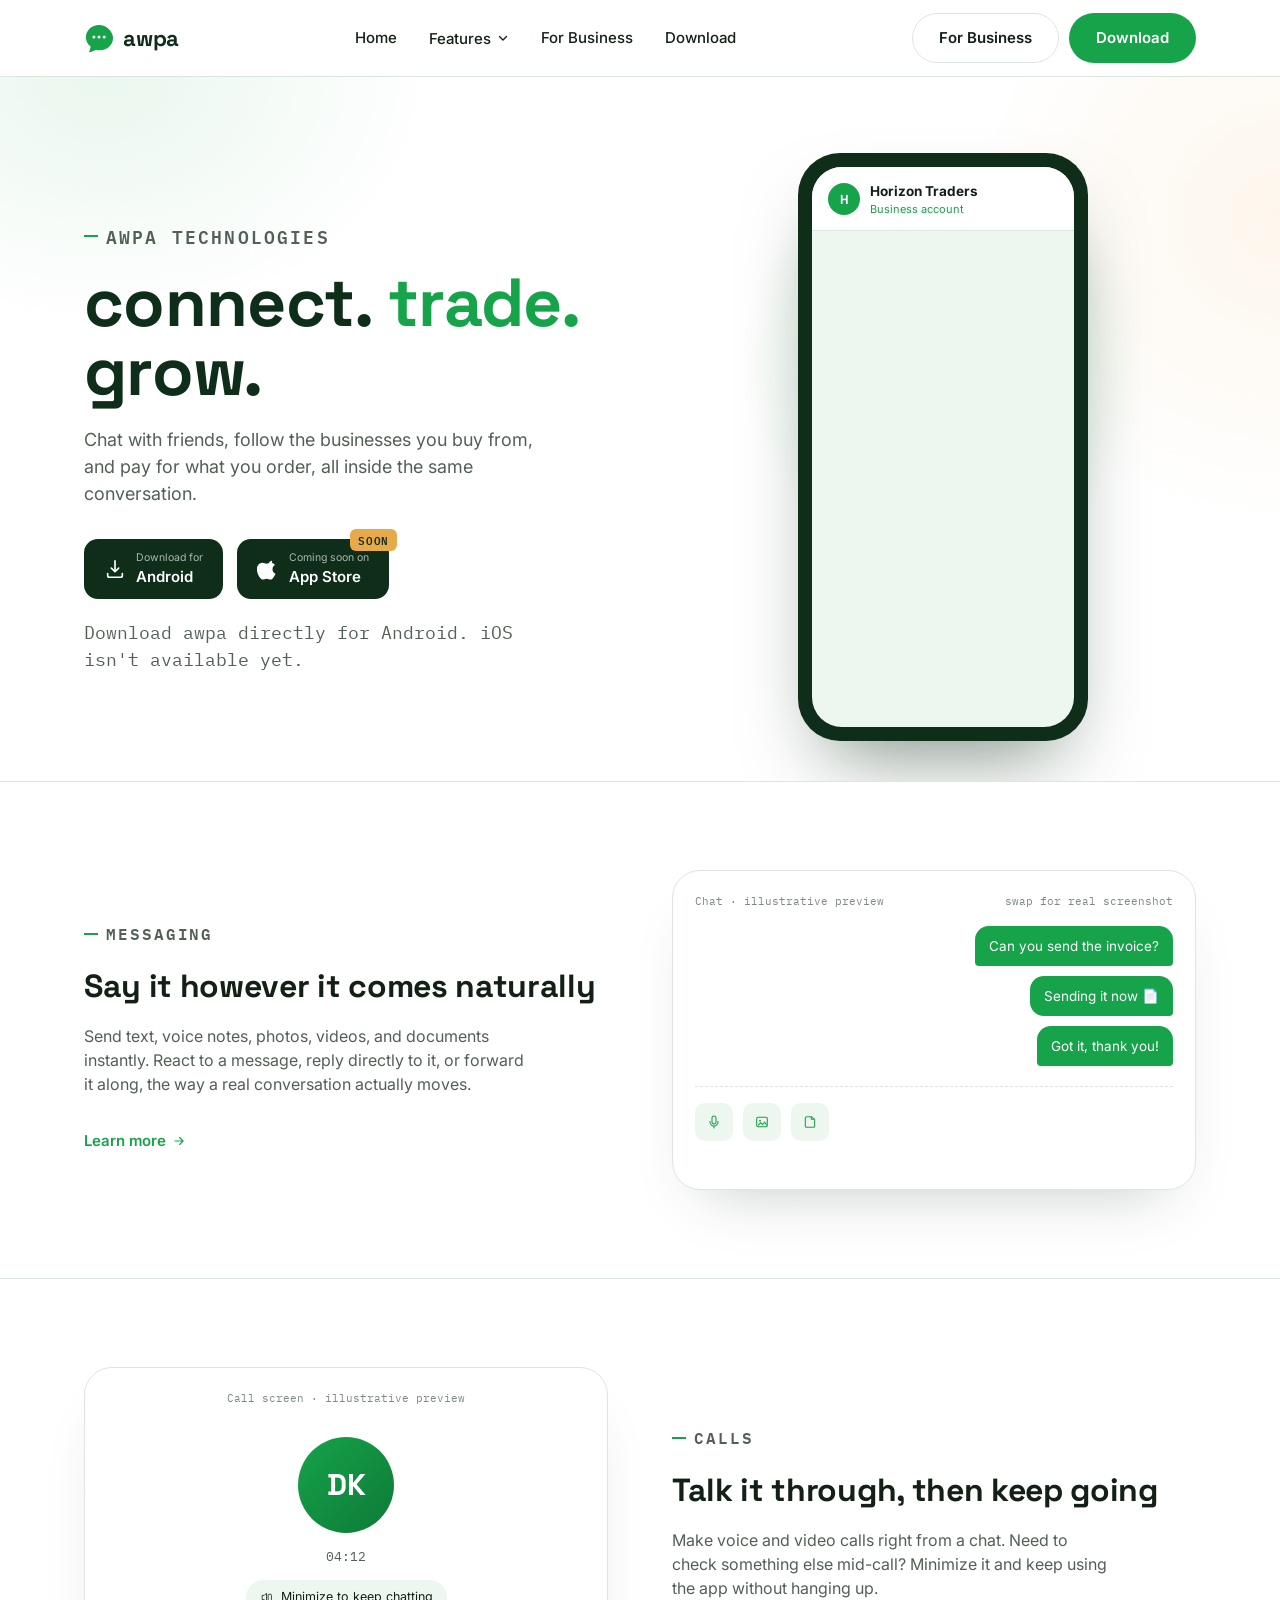
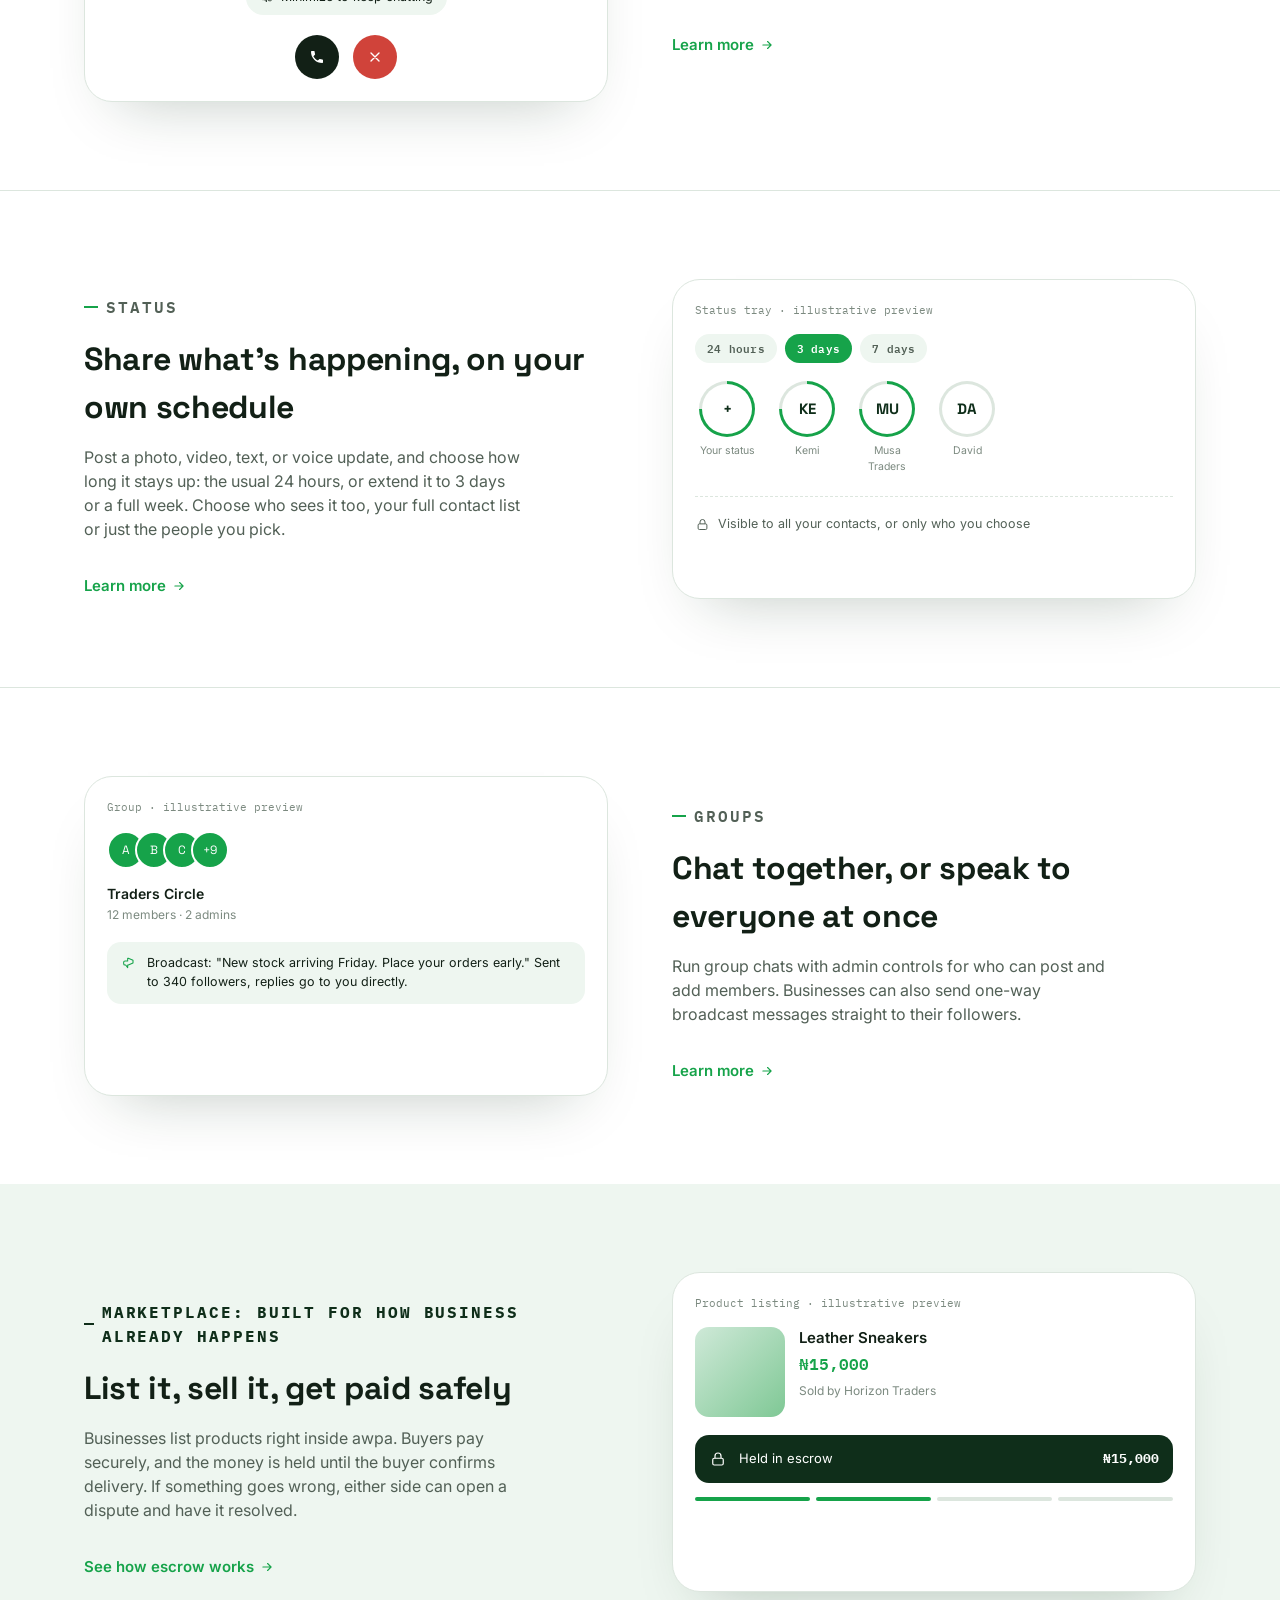
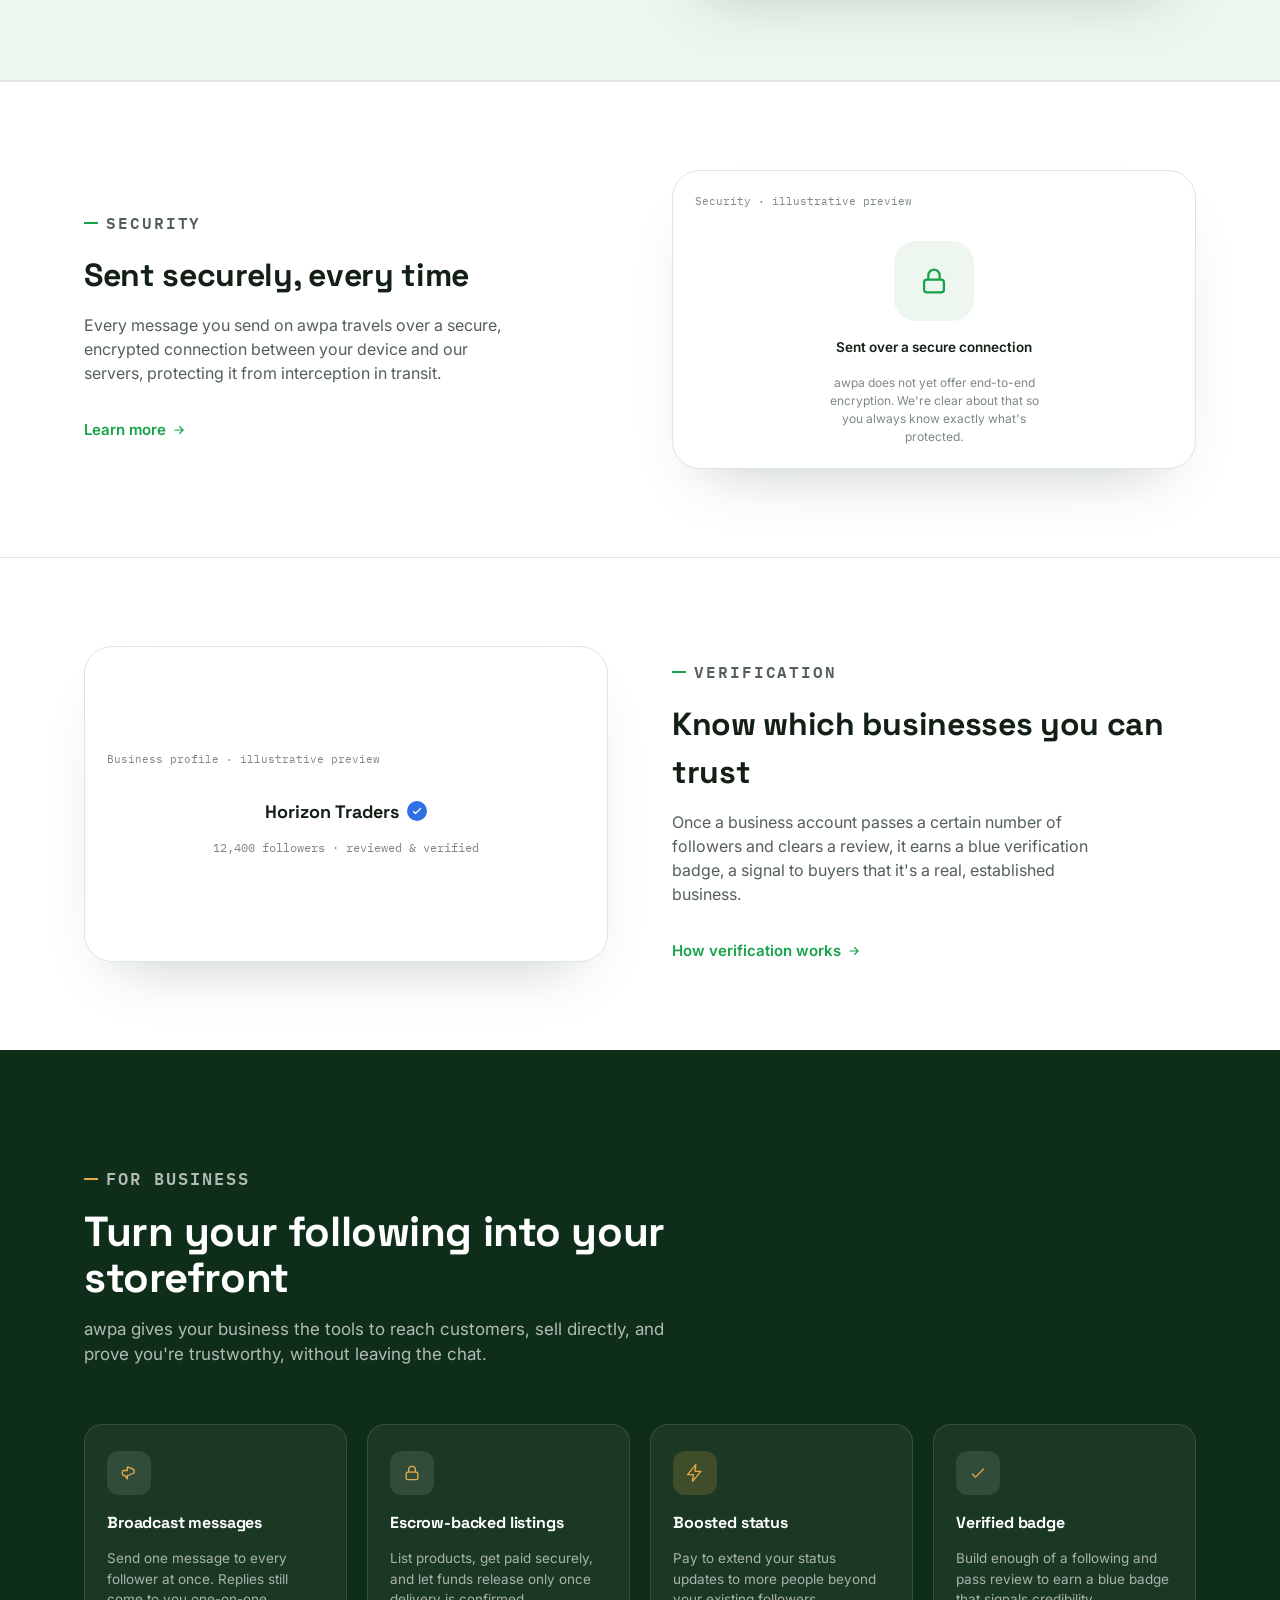
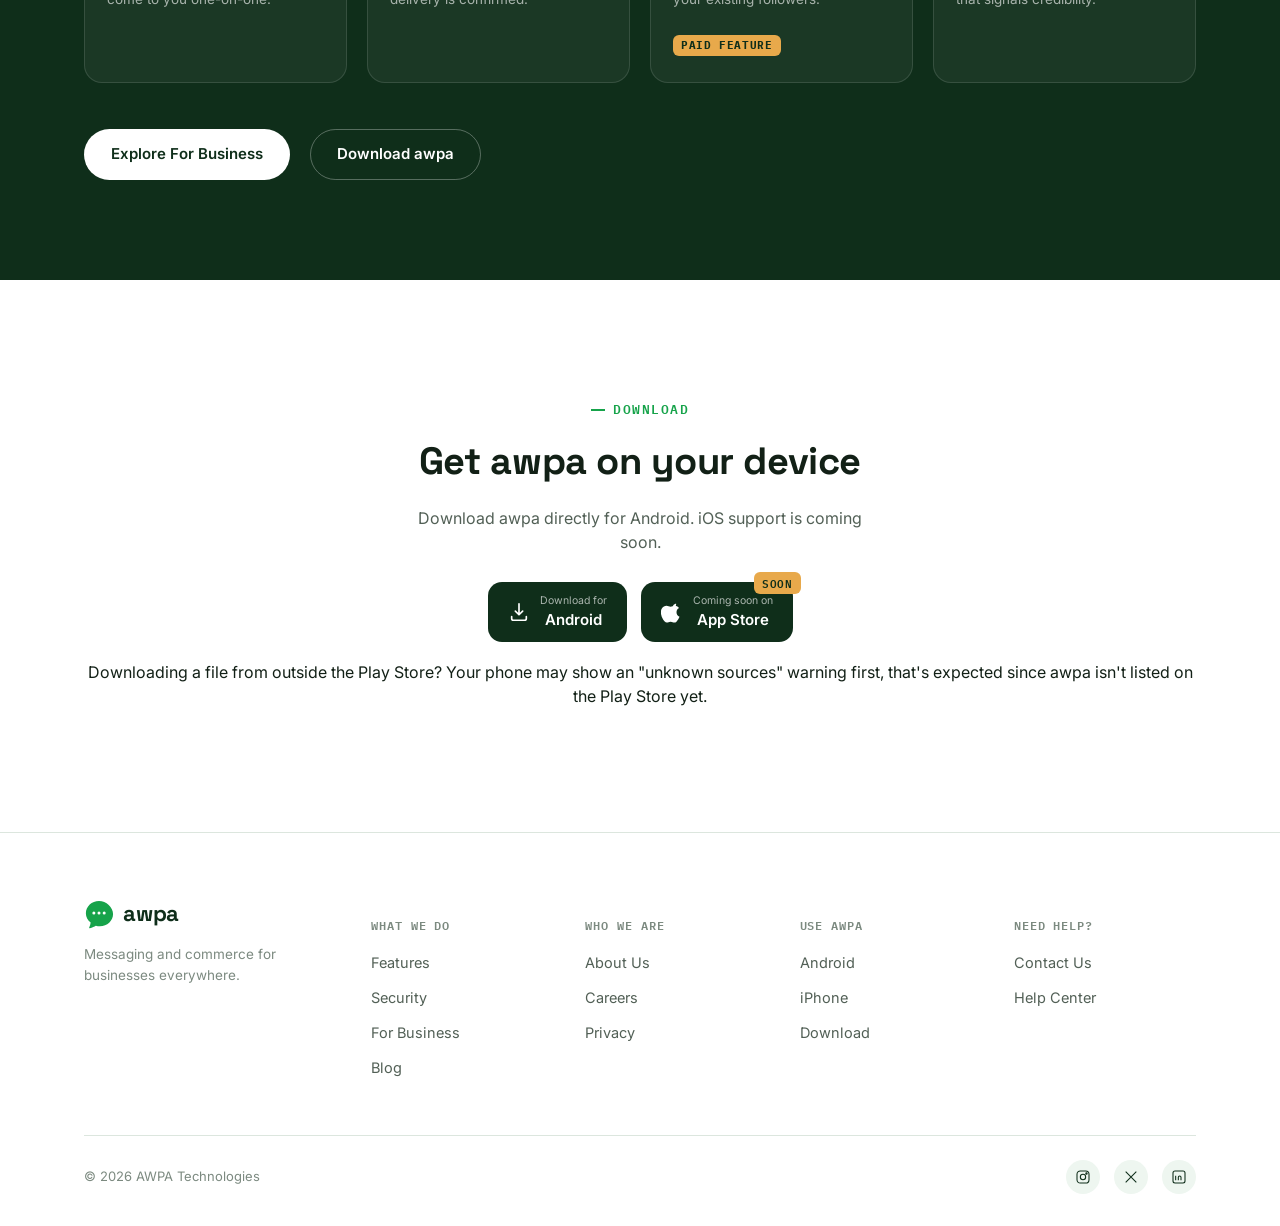
<file: index.html>
<!DOCTYPE html>
<html lang="en">
<head>
<meta charset="UTF-8">
<meta name="viewport" content="width=device-width, initial-scale=1.0">
<title>awpa | Connect. Trade. Grow.</title>
<meta name="description" content="awpa is a messaging and business app for people and businesses everywhere. Chat, share updates, and trade, all in one place.">
<meta name="theme-color" content="#16A34A">
<link rel="icon" href="favicon.svg" type="image/svg+xml">
<link rel="icon" href="favicon-32.png" sizes="32x32" type="image/png">
<link rel="apple-touch-icon" href="apple-touch-icon.png">
<link rel="canonical" href="https://awpa.app/">
<meta property="og:type" content="website">
<meta property="og:site_name" content="awpa">
<meta property="og:title" content="awpa | Connect. Trade. Grow.">
<meta property="og:description" content="A messaging and business app for people and businesses everywhere. Chat, share updates, and trade, all in one place.">
<meta property="og:url" content="https://awpa.app/">
<meta property="og:image" content="https://awpa.app/og-image.jpg">
<meta name="twitter:card" content="summary_large_image">
<meta name="twitter:title" content="awpa | Connect. Trade. Grow.">
<meta name="twitter:description" content="A messaging and business app for people and businesses everywhere. Chat, share updates, and trade, all in one place.">
<meta name="twitter:image" content="https://awpa.app/og-image.jpg">
<link rel="preconnect" href="https://fonts.googleapis.com">
<link rel="preconnect" href="https://fonts.gstatic.com" crossorigin>
<link href="https://fonts.googleapis.com/css2?family=Space+Grotesk:wght@500;600;700&family=Inter:wght@400;500;600;700&family=IBM+Plex+Mono:wght@500;600&display=swap" rel="stylesheet">
<link rel="stylesheet" href="css/tokens.css">
<link rel="stylesheet" href="css/header.css">
<link rel="stylesheet" href="css/hero.css">
<link rel="stylesheet" href="css/features.css">
<link rel="stylesheet" href="css/business-footer.css">
</head>
<body>

<!-- ============ HEADER ============ -->
<header class="site-header">
  <div class="container">
    <a href="index.html" class="brand" aria-label="awpa home">
      <svg class="brand-mark" viewBox="0 0 32 32" fill="none" xmlns="http://www.w3.org/2000/svg">
        <path d="M16 2C8.27 2 2 7.85 2 15.1c0 4.05 1.98 7.67 5.09 10.06-.16 1.7-.68 3.6-1.55 5.15a.6.6 0 0 0 .68.87c2.6-.6 4.8-1.63 6.4-2.6 1.32.35 2.75.54 4.38.54 7.73 0 14-5.85 14-13.1S23.73 2 16 2Z" fill="#16A34A"/>
        <circle cx="10.5" cy="15" r="1.6" fill="#fff"/>
        <circle cx="16" cy="15" r="1.6" fill="#fff"/>
        <circle cx="21.5" cy="15" r="1.6" fill="#fff"/>
      </svg>
      <span class="brand-word">awpa</span>
    </a>

    <nav>
      <ul class="nav-main">
        <li><a href="index.html">Home</a></li>
        <li class="has-dropdown">
          <button aria-haspopup="true" aria-expanded="false">
            Features
            <svg class="chev" width="12" height="12" viewBox="0 0 12 12" fill="none"><path d="M2.5 4.5L6 8l3.5-3.5" stroke="currentColor" stroke-width="1.4" stroke-linecap="round" stroke-linejoin="round"/></svg>
          </button>
          <div class="dropdown" role="menu">
            <a href="#messaging" role="menuitem">
              <span class="dd-ic"><svg width="17" height="17" viewBox="0 0 24 24" fill="none"><path d="M21 12c0 4.42-4.03 8-9 8-1.06 0-2.08-.16-3.02-.46L3 21l1.54-4.6A7.93 7.93 0 0 1 3 12c0-4.42 4.03-8 9-8s9 3.58 9 8Z" stroke="currentColor" stroke-width="1.6"/></svg></span>
              <span><strong>Messaging</strong><span>Text, voice notes, media &amp; docs</span></span>
            </a>
            <a href="#calls" role="menuitem">
              <span class="dd-ic"><svg width="17" height="17" viewBox="0 0 24 24" fill="none"><path d="M6.6 10.8c1.4 2.8 3.8 5.1 6.6 6.6l2.2-2.2c.3-.3.7-.4 1-.2 1.1.4 2.3.6 3.6.6.6 0 1 .4 1 1V20c0 .6-.4 1-1 1C10.6 21 3 13.4 3 4c0-.6.4-1 1-1h3.5c.6 0 1 .4 1 1 0 1.2.2 2.4.6 3.6.1.4 0 .8-.2 1l-2.3 2.2Z" stroke="currentColor" stroke-width="1.6"/></svg></span>
              <span><strong>Calls</strong><span>Voice &amp; video, minimize &amp; multitask</span></span>
            </a>
            <a href="#status" role="menuitem">
              <span class="dd-ic"><svg width="17" height="17" viewBox="0 0 24 24" fill="none"><circle cx="12" cy="12" r="8.5" stroke="currentColor" stroke-width="1.6"/><path d="M12 3.5v3M20.5 12h-3M12 20.5v-3M3.5 12h3" stroke="currentColor" stroke-width="1.6" stroke-linecap="round"/></svg></span>
              <span><strong>Status</strong><span>Updates that last 24 hours, 3 days, or a week</span></span>
            </a>
            <a href="#groups" role="menuitem">
              <span class="dd-ic"><svg width="17" height="17" viewBox="0 0 24 24" fill="none"><circle cx="8.5" cy="9" r="3" stroke="currentColor" stroke-width="1.6"/><circle cx="16" cy="9.5" r="2.4" stroke="currentColor" stroke-width="1.6"/><path d="M3 19c.5-3 2.6-4.8 5.5-4.8S13.5 16 14 19M14.5 19c.4-2.2 1.9-3.6 4-3.6s3.5 1.3 3.9 3.6" stroke="currentColor" stroke-width="1.6" stroke-linecap="round"/></svg></span>
              <span><strong>Groups</strong><span>Group chats &amp; business broadcasts</span></span>
            </a>
            <a href="#marketplace" role="menuitem">
              <span class="dd-ic"><svg width="17" height="17" viewBox="0 0 24 24" fill="none"><path d="M4 8.5 5.5 4h13L20 8.5M4 8.5h16M4 8.5V19a1 1 0 0 0 1 1h14a1 1 0 0 0 1-1V8.5M9 12a3 3 0 0 0 6 0" stroke="currentColor" stroke-width="1.6" stroke-linecap="round" stroke-linejoin="round"/></svg></span>
              <span><strong>Marketplace</strong><span>List, sell &amp; pay with escrow</span></span>
            </a>
            <a href="#security" role="menuitem">
              <span class="dd-ic"><svg width="17" height="17" viewBox="0 0 24 24" fill="none"><rect x="5" y="11" width="14" height="9" rx="2" stroke="currentColor" stroke-width="1.6"/><path d="M8 11V8a4 4 0 1 1 8 0v3" stroke="currentColor" stroke-width="1.6"/></svg></span>
              <span><strong>Security</strong><span>Messages sent securely</span></span>
            </a>
          </div>
        </li>
        <li><a href="for-business.html">For Business</a></li>
        <li><a href="download.html">Download</a></li>
      </ul>
    </nav>

    <div class="nav-actions">
      <a href="for-business.html" class="btn btn-outline">For Business</a>
      <a href="download.html" class="btn btn-primary">Download</a>
      <button class="nav-toggle" aria-label="Toggle menu" aria-expanded="false">
        <svg viewBox="0 0 24 24" fill="none"><path d="M3 6h18M3 12h18M3 18h18" stroke="currentColor" stroke-width="2" stroke-linecap="round"/></svg>
      </button>
    </div>
  </div>
</header>

<!-- ============ HERO ============ -->
<section class="hero">
  <div class="container">
    <div class="hero-copy">
      <p class="eyebrow">awpa technologies</p>
      <h1>connect. <span class="accent">trade.</span> grow.</h1>
      <p>Chat with friends, follow the businesses you buy from, and pay for what you order, all inside the same conversation.</p>
      <div class="hero-actions">
        <a href="https://github.com/Mixxar-One-Designer/awpa-site/releases/download/android-latest/awpa.apk" download="awpa.apk" class="store-btn">
          <svg width="22" height="22" viewBox="0 0 24 24" fill="none" stroke="#fff" stroke-width="1.8"><path d="M12 3v12m0 0-4-4m4 4 4-4" stroke-linecap="round" stroke-linejoin="round"/><path d="M4 17v2a2 2 0 0 0 2 2h12a2 2 0 0 0 2-2v-2" stroke-linecap="round" stroke-linejoin="round"/></svg>
          <span><small>Download for</small><strong>Android</strong></span>
        </a>
        <a href="#" data-store-link class="store-btn">
          <svg width="22" height="22" viewBox="0 0 24 24" fill="none"><path d="M16.5 3c.15 1.2-.34 2.4-1.05 3.25-.73.87-1.92 1.55-3.08 1.46-.17-1.16.4-2.38 1.1-3.16C14.24 3.6 15.4 3.02 16.5 3ZM20.2 17.15c-.55 1.24-.82 1.8-1.53 2.9-1 1.55-2.4 3.48-4.15 3.5-1.55.02-1.95-1.02-4.05-1.01-2.1.01-2.54 1.03-4.09 1.01-1.75-.02-3.08-1.76-4.08-3.31-2.8-4.3-3.1-9.34-1.37-12.02 1.23-1.9 3.17-3.02 5-3.02 1.86 0 3.03 1.03 4.57 1.03 1.49 0 2.4-1.03 4.57-1.03 1.63 0 3.35.9 4.58 2.44-4.03 2.2-3.38 7.94.55 9.51Z" fill="#fff"/></svg>
          <span><small>Coming soon on</small><strong>App Store</strong></span>
          <span class="tag-soon">Soon</span>
        </a>
      </div>
      <p class="hero-note">Download awpa directly for Android. iOS isn't available yet.</p>
    </div>

    <div class="phone-stage" aria-hidden="true">
      <div class="phone">
        <div class="phone-screen">
          <div class="phone-bar">
            <div class="avatar">H</div>
            <div class="who"><strong>Horizon Traders</strong><span>Business account</span></div>
          </div>
          <div class="thread">
            <div class="bubble in">Hi! Do you still have the leather sneakers?<span class="t">10:02</span></div>
            <div class="bubble out">Yes, still available 🟢<span class="t">10:02</span></div>
            <div class="bubble card">
              <div class="card-top"></div>
              <div class="card-body"><strong>Leather Sneakers</strong><span>₦15,000</span></div>
            </div>
            <div class="bubble sys">🔒 Payment held safely until delivery</div>
            <div class="bubble in">Delivered! Releasing payment now<span class="t">10:04</span></div>
          </div>
        </div>
      </div>
    </div>
  </div>
</section>

<!-- ============ MESSAGING ============ -->
<section class="feature reveal" id="messaging">
  <div class="container">
    <div class="feature-copy">
      <p class="eyebrow">Messaging</p>
      <h3>Say it however it comes naturally</h3>
      <p>Send text, voice notes, photos, videos, and documents instantly. React to a message, reply directly to it, or forward it along, the way a real conversation actually moves.</p>
      <a href="help-center.html" class="link-more">Learn more <svg width="14" height="14" viewBox="0 0 24 24" fill="none"><path d="M5 12h14M13 6l6 6-6 6" stroke="currentColor" stroke-width="2" stroke-linecap="round" stroke-linejoin="round"/></svg></a>
    </div>
    <div class="mock mock-msg">
      <div class="mock-label"><span>Chat · illustrative preview</span><span>swap for real screenshot</span></div>
      <div class="row"><div class="b a">Can you send the invoice?</div></div>
      <div class="row"><div class="b b">Sending it now 📄</div></div>
      <div class="row"><div class="b a">Got it, thank you!</div></div>
      <div class="toolbar">
        <div class="tool"><svg width="16" height="16" viewBox="0 0 24 24" fill="none"><path d="M12 15a3 3 0 0 0 3-3V6a3 3 0 0 0-6 0v6a3 3 0 0 0 3 3Z" stroke="currentColor" stroke-width="1.6"/><path d="M6 11v1a6 6 0 0 0 12 0v-1M12 18v3" stroke="currentColor" stroke-width="1.6" stroke-linecap="round"/></svg></div>
        <div class="tool"><svg width="16" height="16" viewBox="0 0 24 24" fill="none"><rect x="4" y="5" width="16" height="14" rx="2" stroke="currentColor" stroke-width="1.6"/><circle cx="9" cy="10" r="1.4" fill="currentColor"/><path d="M6 17l4-4 3 3 3-4 3 5" stroke="currentColor" stroke-width="1.6" stroke-linejoin="round"/></svg></div>
        <div class="tool"><svg width="16" height="16" viewBox="0 0 24 24" fill="none"><path d="M14 4H7a2 2 0 0 0-2 2v12a2 2 0 0 0 2 2h10a2 2 0 0 0 2-2V8l-5-4Z" stroke="currentColor" stroke-width="1.6" stroke-linejoin="round"/><path d="M14 4v4h4" stroke="currentColor" stroke-width="1.6" stroke-linejoin="round"/></svg></div>
      </div>
    </div>
  </div>
</section>

<!-- ============ CALLS ============ -->
<section class="feature reverse reveal" id="calls">
  <div class="container">
    <div class="feature-copy">
      <p class="eyebrow">Calls</p>
      <h3>Talk it through, then keep going</h3>
      <p>Make voice and video calls right from a chat. Need to check something else mid-call? Minimize it and keep using the app without hanging up.</p>
      <a href="help-center.html" class="link-more">Learn more <svg width="14" height="14" viewBox="0 0 24 24" fill="none"><path d="M5 12h14M13 6l6 6-6 6" stroke="currentColor" stroke-width="2" stroke-linecap="round" stroke-linejoin="round"/></svg></a>
    </div>
    <div class="mock mock-call">
      <div class="mock-label"><span>Call screen · illustrative preview</span><span></span></div>
      <div class="ring">DK</div>
      <div class="timer">04:12</div>
      <div class="pill">
        <svg width="13" height="13" viewBox="0 0 24 24" fill="none"><path d="M4 8h4l4-4h0v16h0l-4-4H4z" stroke="currentColor" stroke-width="1.5" stroke-linejoin="round"/><rect x="15" y="6" width="6" height="12" rx="1.5" stroke="currentColor" stroke-width="1.5"/></svg>
        Minimize to keep chatting
      </div>
      <div class="dots">
        <span><svg width="16" height="16" viewBox="0 0 24 24" fill="none"><path d="M6.6 10.8c1.4 2.8 3.8 5.1 6.6 6.6l2.2-2.2c.3-.3.7-.4 1-.2 1.1.4 2.3.6 3.6.6.6 0 1 .4 1 1V20c0 .6-.4 1-1 1C10.6 21 3 13.4 3 4c0-.6.4-1 1-1h3.5c.6 0 1 .4 1 1 0 1.2.2 2.4.6 3.6.1.4 0 .8-.2 1l-2.3 2.2Z" fill="#fff"/></svg></span>
        <span class="end"><svg width="16" height="16" viewBox="0 0 24 24" fill="none"><path d="M18 6L6 18M6 6l12 12" stroke="#fff" stroke-width="2" stroke-linecap="round"/></svg></span>
      </div>
    </div>
  </div>
</section>

<!-- ============ STATUS ============ -->
<section class="feature reveal" id="status">
  <div class="container">
    <div class="feature-copy">
      <p class="eyebrow">Status</p>
      <h3>Share what's happening, on your own schedule</h3>
      <p>Post a photo, video, text, or voice update, and choose how long it stays up: the usual 24 hours, or extend it to 3 days or a full week. Choose who sees it too, your full contact list or just the people you pick.</p>
      <a href="help-center.html" class="link-more">Learn more <svg width="14" height="14" viewBox="0 0 24 24" fill="none"><path d="M5 12h14M13 6l6 6-6 6" stroke="currentColor" stroke-width="2" stroke-linecap="round" stroke-linejoin="round"/></svg></a>
    </div>
    <div class="mock mock-status">
      <div class="mock-label"><span>Status tray · illustrative preview</span><span></span></div>
      <div class="duration-picker">
        <span class="d-pill">24 hours</span>
        <span class="d-pill active">3 days</span>
        <span class="d-pill">7 days</span>
      </div>
      <div class="ring-row">
        <div class="s"><div class="r"><span>+</span></div><small>Your status</small></div>
        <div class="s"><div class="r"><span>KE</span></div><small>Kemi</small></div>
        <div class="s"><div class="r"><span>MU</span></div><small>Musa Traders</small></div>
        <div class="s seen"><div class="r"><span>DA</span></div><small>David</small></div>
      </div>
      <div class="privacy-note">
        <svg width="15" height="15" viewBox="0 0 24 24" fill="none"><rect x="5" y="11" width="14" height="9" rx="2" stroke="currentColor" stroke-width="1.6"/><path d="M8 11V8a4 4 0 1 1 8 0v3" stroke="currentColor" stroke-width="1.6"/></svg>
        Visible to all your contacts, or only who you choose
      </div>
    </div>
  </div>
</section>

<!-- ============ GROUPS ============ -->
<section class="feature reverse reveal" id="groups">
  <div class="container">
    <div class="feature-copy">
      <p class="eyebrow">Groups</p>
      <h3>Chat together, or speak to everyone at once</h3>
      <p>Run group chats with admin controls for who can post and add members. Businesses can also send one-way broadcast messages straight to their followers.</p>
      <a href="help-center.html" class="link-more">Learn more <svg width="14" height="14" viewBox="0 0 24 24" fill="none"><path d="M5 12h14M13 6l6 6-6 6" stroke="currentColor" stroke-width="2" stroke-linecap="round" stroke-linejoin="round"/></svg></a>
    </div>
    <div class="mock mock-group">
      <div class="mock-label"><span>Group · illustrative preview</span><span></span></div>
      <div class="stack">
        <div class="av">A</div><div class="av">B</div><div class="av">C</div><div class="av">+9</div>
      </div>
      <div class="name">Traders Circle</div>
      <div class="sub">12 members · 2 admins</div>
      <div class="broadcast">
        <span class="ic"><svg width="16" height="16" viewBox="0 0 24 24" fill="none"><path d="M4 11v2a2 2 0 0 0 2 2h1l3 4v-4h1l7-3V8l-7-3h-1v4H6a2 2 0 0 0-2 2Z" stroke="currentColor" stroke-width="1.6" stroke-linejoin="round"/></svg></span>
        <span>Broadcast: "New stock arriving Friday. Place your orders early." Sent to 340 followers, replies go to you directly.</span>
      </div>
    </div>
  </div>
</section>

<!-- ============ MARKETPLACE (differentiator, heavier weight) ============ -->
<section class="feature marketplace reveal" id="marketplace">
  <div class="container">
    <div class="feature-copy">
      <p class="eyebrow">Marketplace: built for how business already happens</p>
      <h3>List it, sell it, get paid safely</h3>
      <p>Businesses list products right inside awpa. Buyers pay securely, and the money is held until the buyer confirms delivery. If something goes wrong, either side can open a dispute and have it resolved.</p>
      <a href="for-business.html" class="link-more">See how escrow works <svg width="14" height="14" viewBox="0 0 24 24" fill="none"><path d="M5 12h14M13 6l6 6-6 6" stroke="currentColor" stroke-width="2" stroke-linecap="round" stroke-linejoin="round"/></svg></a>
    </div>
    <div class="mock mock-market">
      <div class="mock-label"><span>Product listing · illustrative preview</span><span></span></div>
      <div class="listing">
        <div class="thumb"></div>
        <div>
          <div class="name">Leather Sneakers</div>
          <div class="price">₦15,000</div>
          <div class="seller">Sold by Horizon Traders</div>
        </div>
      </div>
      <div class="escrow">
        <svg width="18" height="18" viewBox="0 0 24 24" fill="none"><rect x="5" y="11" width="14" height="9" rx="2" stroke="#fff" stroke-width="1.6"/><path d="M8 11V8a4 4 0 1 1 8 0v3" stroke="#fff" stroke-width="1.6"/></svg>
        <span>Held in escrow</span>
        <span class="amt">₦15,000</span>
      </div>
      <div class="steps"><i class="done"></i><i class="done"></i><i></i><i></i></div>
    </div>
  </div>
</section>

<!-- ============ SECURITY ============ -->
<section class="feature reveal" id="security">
  <div class="container">
    <div class="feature-copy">
      <p class="eyebrow">Security</p>
      <h3>Sent securely, every time</h3>
      <p>Every message you send on awpa travels over a secure, encrypted connection between your device and our servers, protecting it from interception in transit.</p>
      <a href="help-center.html" class="link-more">Learn more <svg width="14" height="14" viewBox="0 0 24 24" fill="none"><path d="M5 12h14M13 6l6 6-6 6" stroke="currentColor" stroke-width="2" stroke-linecap="round" stroke-linejoin="round"/></svg></a>
    </div>
    <div class="mock mock-security">
      <div class="mock-label" style="align-self:flex-start;width:100%;"><span>Security · illustrative preview</span><span></span></div>
      <div class="lock">
        <svg width="34" height="34" viewBox="0 0 24 24" fill="none"><rect x="5" y="11" width="14" height="9" rx="2" stroke="currentColor" stroke-width="1.6"/><path d="M8 11V8a4 4 0 1 1 8 0v3" stroke="currentColor" stroke-width="1.6"/></svg>
      </div>
      <div class="caption">Sent over a secure connection</div>
      <div class="fine">awpa does not yet offer end-to-end encryption. We're clear about that so you always know exactly what's protected.</div>
    </div>
  </div>
</section>

<!-- ============ VERIFICATION ============ -->
<section class="feature reverse reveal" id="verification">
  <div class="container">
    <div class="feature-copy">
      <p class="eyebrow">Verification</p>
      <h3>Know which businesses you can trust</h3>
      <p>Once a business account passes a certain number of followers and clears a review, it earns a blue verification badge, a signal to buyers that it's a real, established business.</p>
      <a href="for-business.html" class="link-more">How verification works <svg width="14" height="14" viewBox="0 0 24 24" fill="none"><path d="M5 12h14M13 6l6 6-6 6" stroke="currentColor" stroke-width="2" stroke-linecap="round" stroke-linejoin="round"/></svg></a>
    </div>
    <div class="mock mock-verify">
      <div class="mock-label" style="align-self:flex-start;width:100%;"><span>Business profile · illustrative preview</span><span></span></div>
      <div class="badge-row">
        <span class="biz-name">Horizon Traders</span>
        <span class="check"><svg width="12" height="12" viewBox="0 0 24 24" fill="none"><path d="M5 13l4 4L19 7" stroke="#fff" stroke-width="2.4" stroke-linecap="round" stroke-linejoin="round"/></svg></span>
      </div>
      <div class="stat">12,400 followers · reviewed &amp; verified</div>
    </div>
  </div>
</section>

<!-- ============ FOR BUSINESS EMPHASIS BLOCK ============ -->
<section class="for-business" id="for-business">
  <div class="container">
    <div class="section-head">
      <p class="eyebrow on-dark">For business</p>
      <h2>Turn your following into your storefront</h2>
      <p>awpa gives your business the tools to reach customers, sell directly, and prove you're trustworthy, without leaving the chat.</p>
    </div>
    <div class="biz-grid">
      <div class="biz-card">
        <div class="ic"><svg width="20" height="20" viewBox="0 0 24 24" fill="none" stroke="currentColor" stroke-width="1.6"><path d="M4 11v2a2 2 0 0 0 2 2h1l3 4v-4h1l7-3V8l-7-3h-1v4H6a2 2 0 0 0-2 2Z" stroke-linejoin="round"/></svg></div>
        <h4>Broadcast messages</h4>
        <p>Send one message to every follower at once. Replies still come to you one-on-one.</p>
      </div>
      <div class="biz-card">
        <div class="ic"><svg width="20" height="20" viewBox="0 0 24 24" fill="none" stroke="currentColor" stroke-width="1.6"><rect x="5" y="11" width="14" height="9" rx="2"/><path d="M8 11V8a4 4 0 1 1 8 0v3"/></svg></div>
        <h4>Escrow-backed listings</h4>
        <p>List products, get paid securely, and let funds release only once delivery is confirmed.</p>
      </div>
      <div class="biz-card boosted">
        <div class="ic"><svg width="20" height="20" viewBox="0 0 24 24" fill="none" stroke="currentColor" stroke-width="1.6"><path d="M13 2 3 14h7l-1 8 10-12h-7l1-8Z" stroke-linejoin="round"/></svg></div>
        <h4>Boosted status</h4>
        <p>Pay to extend your status updates to more people beyond your existing followers.</p>
        <span class="paid-flag">Paid feature</span>
      </div>
      <div class="biz-card">
        <div class="ic"><svg width="20" height="20" viewBox="0 0 24 24" fill="none" stroke="currentColor" stroke-width="1.6"><path d="M5 13l4 4L19 7"/></svg></div>
        <h4>Verified badge</h4>
        <p>Build enough of a following and pass review to earn a blue badge that signals credibility.</p>
      </div>
    </div>
    <div class="biz-cta">
      <a href="for-business.html" class="btn btn-on-dark">Explore For Business</a>
      <a href="#download" class="btn btn-ghost-on-dark">Download awpa</a>
    </div>
  </div>
</section>

<!-- ============ DOWNLOAD ANCHOR ============ -->
<section class="section" id="download">
  <div class="container" style="text-align:center;">
    <p class="eyebrow" style="justify-content:center;">Download</p>
    <h2 style="font-size:clamp(26px,3.4vw,38px); margin-top:14px;">Get awpa on your device</h2>
    <p style="color:var(--ink-soft); max-width:480px; margin:16px auto 0;">Download awpa directly for Android. iOS support is coming soon.</p>
    <div class="hero-actions" style="justify-content:center; margin-top:28px;">
      <a href="https://github.com/Mixxar-One-Designer/awpa-site/releases/download/android-latest/awpa.apk" download="awpa.apk" class="store-btn">
        <svg width="22" height="22" viewBox="0 0 24 24" fill="none" stroke="#fff" stroke-width="1.8"><path d="M12 3v12m0 0-4-4m4 4 4-4" stroke-linecap="round" stroke-linejoin="round"/><path d="M4 17v2a2 2 0 0 0 2 2h12a2 2 0 0 0 2-2v-2" stroke-linecap="round" stroke-linejoin="round"/></svg>
        <span><small>Download for</small><strong>Android</strong></span>
      </a>
      <a href="#" data-store-link class="store-btn">
        <svg width="22" height="22" viewBox="0 0 24 24" fill="none"><path d="M16.5 3c.15 1.2-.34 2.4-1.05 3.25-.73.87-1.92 1.55-3.08 1.46-.17-1.16.4-2.38 1.1-3.16C14.24 3.6 15.4 3.02 16.5 3ZM20.2 17.15c-.55 1.24-.82 1.8-1.53 2.9-1 1.55-2.4 3.48-4.15 3.5-1.55.02-1.95-1.02-4.05-1.01-2.1.01-2.54 1.03-4.09 1.01-1.75-.02-3.08-1.76-4.08-3.31-2.8-4.3-3.1-9.34-1.37-12.02 1.23-1.9 3.17-3.02 5-3.02 1.86 0 3.03 1.03 4.57 1.03 1.49 0 2.4-1.03 4.57-1.03 1.63 0 3.35.9 4.58 2.44-4.03 2.2-3.38 7.94.55 9.51Z" fill="#fff"/></svg>
        <span><small>Coming soon on</small><strong>App Store</strong></span>
        <span class="tag-soon">Soon</span>
      </a>
    </div>
    <p class="form-note" style="margin-top:18px;">Downloading a file from outside the Play Store? Your phone may show an "unknown sources" warning first, that's expected since awpa isn't listed on the Play Store yet.</p>
  </div>
</section>

<!-- ============ FOOTER ============ -->
<footer class="site-footer">
  <div class="container">
    <div class="footer-grid">
      <div class="footer-brand">
        <a href="index.html" class="brand">
          <svg class="brand-mark" viewBox="0 0 32 32" fill="none" xmlns="http://www.w3.org/2000/svg">
            <path d="M16 2C8.27 2 2 7.85 2 15.1c0 4.05 1.98 7.67 5.09 10.06-.16 1.7-.68 3.6-1.55 5.15a.6.6 0 0 0 .68.87c2.6-.6 4.8-1.63 6.4-2.6 1.32.35 2.75.54 4.38.54 7.73 0 14-5.85 14-13.1S23.73 2 16 2Z" fill="#16A34A"/>
            <circle cx="10.5" cy="15" r="1.6" fill="#fff"/><circle cx="16" cy="15" r="1.6" fill="#fff"/><circle cx="21.5" cy="15" r="1.6" fill="#fff"/>
          </svg>
          <span class="brand-word">awpa</span>
        </a>
        <p>Messaging and commerce for businesses everywhere.</p>
      </div>
      <div class="footer-col">
        <h5>What we do</h5>
        <ul>
          <li><a href="#messaging">Features</a></li>
          <li><a href="#security">Security</a></li>
          <li><a href="for-business.html">For Business</a></li>
          <li><a href="blog.html">Blog</a></li>
        </ul>
      </div>
      <div class="footer-col">
        <h5>Who we are</h5>
        <ul>
          <li><a href="about.html">About Us</a></li>
          <li><a href="careers.html">Careers</a></li>
          <li><a href="privacy.html">Privacy</a></li>
        </ul>
      </div>
      <div class="footer-col">
        <h5>Use awpa</h5>
        <ul>
          <li><a href="android.html">Android</a></li>
          <li><a href="iphone.html">iPhone</a></li>
          <li><a href="download.html">Download</a></li>
        </ul>
      </div>
      <div class="footer-col">
        <h5>Need help?</h5>
        <ul>
          <li><a href="contact.html">Contact Us</a></li>
          <li><a href="help-center.html">Help Center</a></li>
        </ul>
      </div>
    </div>
    <div class="footer-bottom">
      <span>© 2026 AWPA Technologies</span>
      <div class="socials">
        <a href="#" aria-label="Instagram"><svg width="16" height="16" viewBox="0 0 24 24" fill="none" stroke="currentColor" stroke-width="1.6"><rect x="3" y="3" width="18" height="18" rx="5"/><circle cx="12" cy="12" r="4"/><circle cx="17.2" cy="6.8" r="1"/></svg></a>
        <a href="#" aria-label="X"><svg width="16" height="16" viewBox="0 0 24 24" fill="none" stroke="currentColor" stroke-width="1.6"><path d="M4 4l16 16M20 4 4 20"/></svg></a>
        <a href="#" aria-label="LinkedIn"><svg width="16" height="16" viewBox="0 0 24 24" fill="none" stroke="currentColor" stroke-width="1.6"><rect x="3" y="3" width="18" height="18" rx="3"/><path d="M7 10v7M7 7v.01M11 17v-4.5a2 2 0 0 1 4 0V17M11 12.5V17"/></svg></a>
      </div>
    </div>
  </div>
</footer>

<script src="js/main.js"></script>
</body>
</html>
</file>
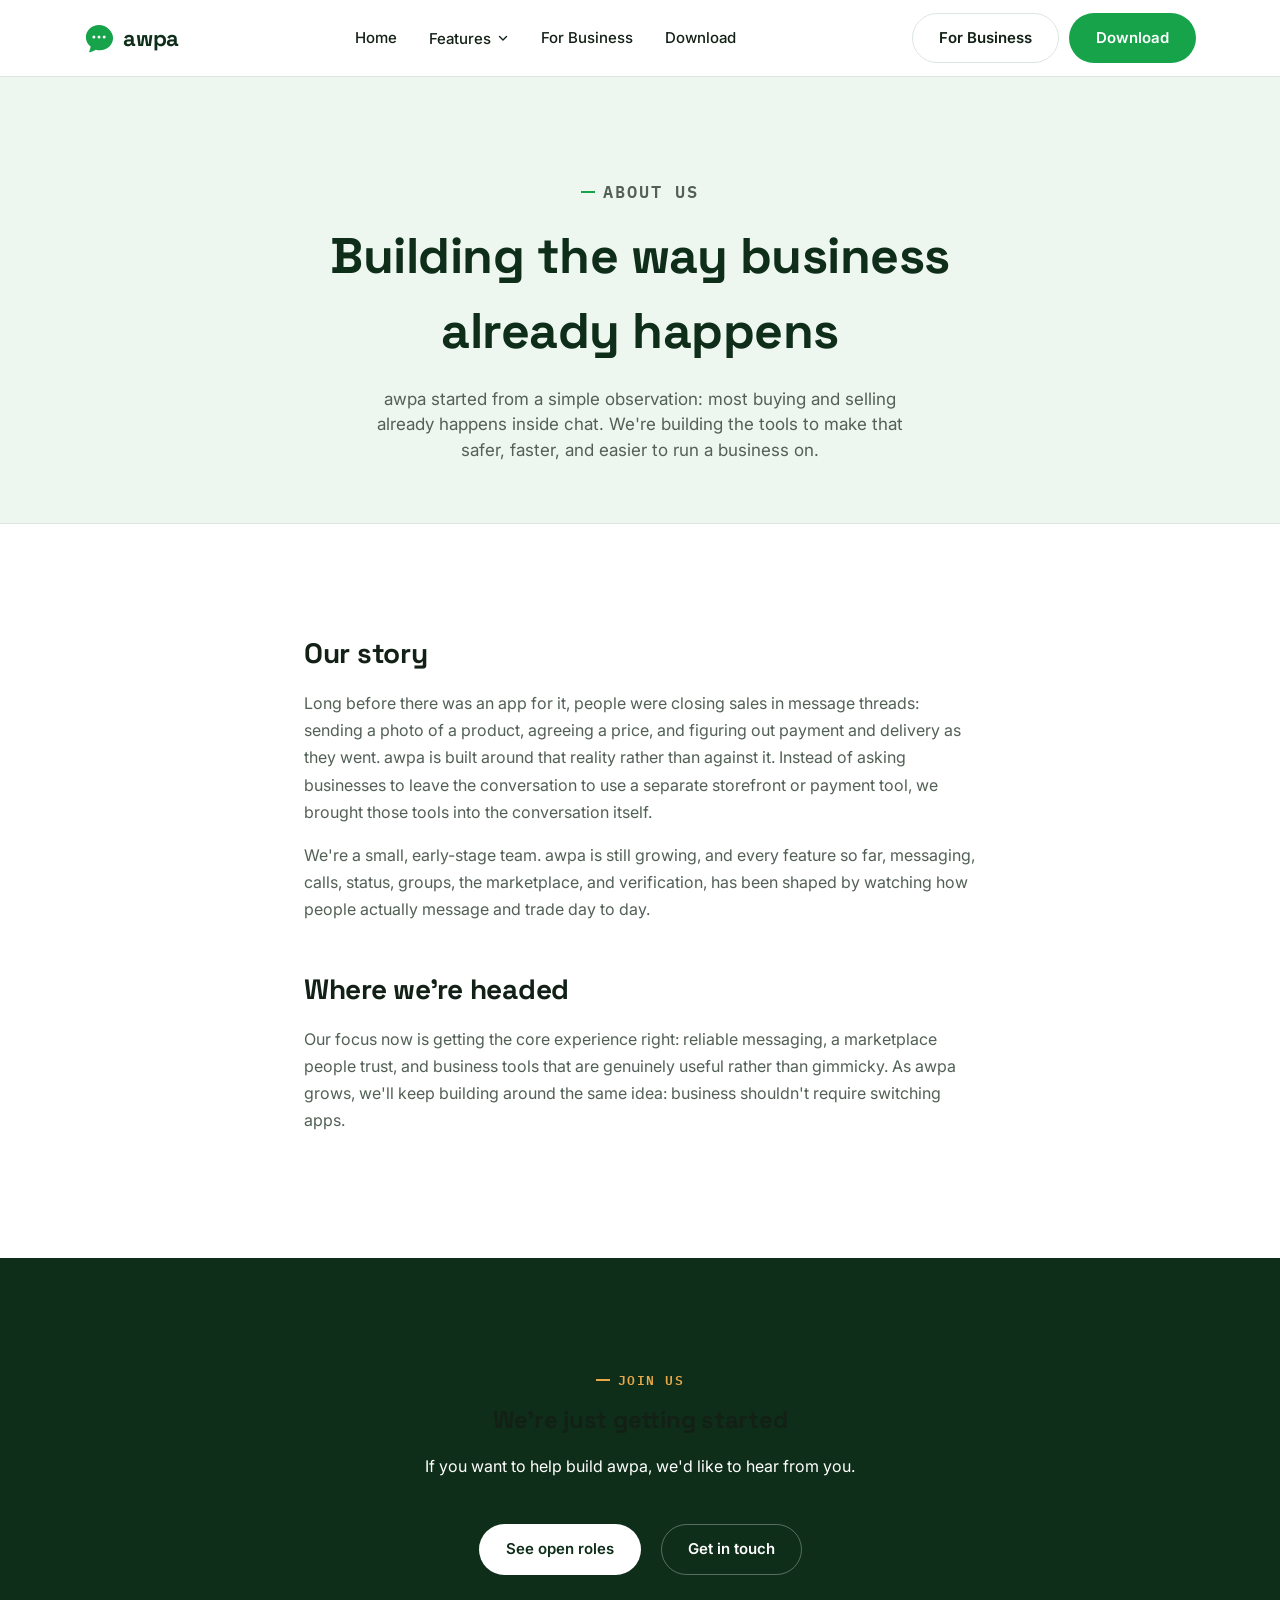
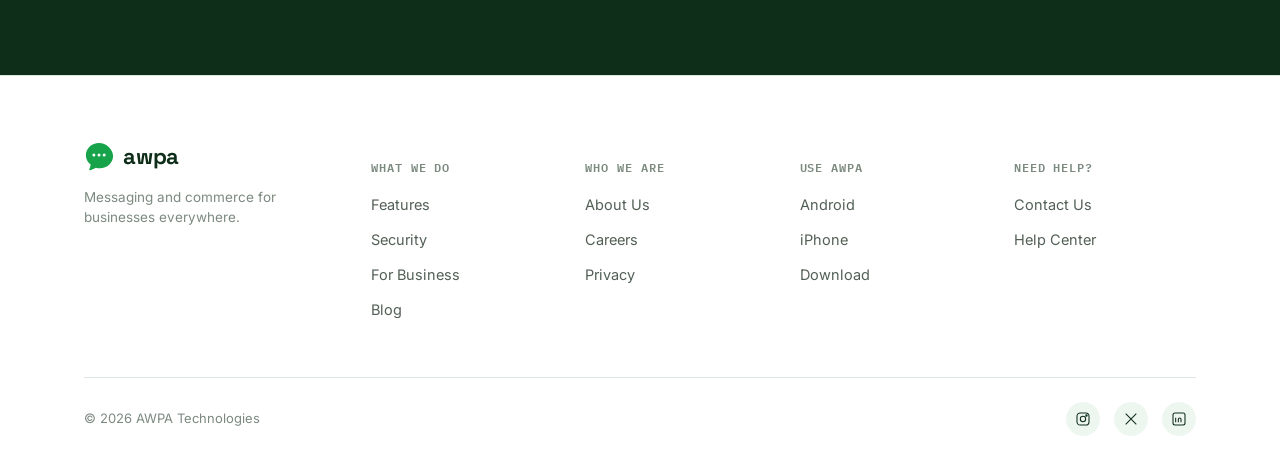
<file: about.html>
<!DOCTYPE html>
<html lang="en">
<head>
<meta charset="UTF-8">
<meta name="viewport" content="width=device-width, initial-scale=1.0">
<title>About Us | awpa</title>
<meta name="description" content="awpa is built around how business already happens in chat. Learn about our story and where we're headed.">
<meta name="theme-color" content="#16A34A">
<link rel="icon" href="favicon.svg" type="image/svg+xml">
<link rel="icon" href="favicon-32.png" sizes="32x32" type="image/png">
<link rel="apple-touch-icon" href="apple-touch-icon.png">
<link rel="canonical" href="https://awpa.app/about.html">
<meta property="og:type" content="website">
<meta property="og:site_name" content="awpa">
<meta property="og:title" content="About Us | awpa">
<meta property="og:description" content="awpa is built around how business already happens in chat. Learn about our story and where we're headed.">
<meta property="og:url" content="https://awpa.app/about.html">
<meta property="og:image" content="https://awpa.app/og-image.jpg">
<meta name="twitter:card" content="summary_large_image">
<meta name="twitter:title" content="About Us | awpa">
<meta name="twitter:description" content="awpa is built around how business already happens in chat. Learn about our story and where we're headed.">
<meta name="twitter:image" content="https://awpa.app/og-image.jpg">
<link rel="preconnect" href="https://fonts.googleapis.com">
<link rel="preconnect" href="https://fonts.gstatic.com" crossorigin>
<link href="https://fonts.googleapis.com/css2?family=Space+Grotesk:wght@500;600;700&family=Inter:wght@400;500;600;700&family=IBM+Plex+Mono:wght@500;600&display=swap" rel="stylesheet">
<link rel="stylesheet" href="css/tokens.css">
<link rel="stylesheet" href="css/header.css">
<link rel="stylesheet" href="css/features.css">
<link rel="stylesheet" href="css/business-footer.css">
<link rel="stylesheet" href="css/business-page.css">
<link rel="stylesheet" href="css/content-page.css">
</head>
<body>

<header class="site-header">
  <div class="container">
    <a href="index.html" class="brand" aria-label="awpa home">
      <svg class="brand-mark" viewBox="0 0 32 32" fill="none" xmlns="http://www.w3.org/2000/svg">
        <path d="M16 2C8.27 2 2 7.85 2 15.1c0 4.05 1.98 7.67 5.09 10.06-.16 1.7-.68 3.6-1.55 5.15a.6.6 0 0 0 .68.87c2.6-.6 4.8-1.63 6.4-2.6 1.32.35 2.75.54 4.38.54 7.73 0 14-5.85 14-13.1S23.73 2 16 2Z" fill="#16A34A"/>
        <circle cx="10.5" cy="15" r="1.6" fill="#fff"/><circle cx="16" cy="15" r="1.6" fill="#fff"/><circle cx="21.5" cy="15" r="1.6" fill="#fff"/>
      </svg>
      <span class="brand-word">awpa</span>
    </a>

    <nav>
      <ul class="nav-main">
        <li><a href="index.html">Home</a></li>
        <li class="has-dropdown">
          <button aria-haspopup="true" aria-expanded="false">
            Features
            <svg class="chev" width="12" height="12" viewBox="0 0 12 12" fill="none"><path d="M2.5 4.5L6 8l3.5-3.5" stroke="currentColor" stroke-width="1.4" stroke-linecap="round" stroke-linejoin="round"/></svg>
          </button>
          <div class="dropdown" role="menu">
            <a href="index.html#messaging" role="menuitem"><span class="dd-ic"><svg width="17" height="17" viewBox="0 0 24 24" fill="none"><path d="M21 12c0 4.42-4.03 8-9 8-1.06 0-2.08-.16-3.02-.46L3 21l1.54-4.6A7.93 7.93 0 0 1 3 12c0-4.42 4.03-8 9-8s9 3.58 9 8Z" stroke="currentColor" stroke-width="1.6"/></svg></span><span><strong>Messaging</strong><span>Text, voice notes, media &amp; docs</span></span></a>
            <a href="index.html#calls" role="menuitem"><span class="dd-ic"><svg width="17" height="17" viewBox="0 0 24 24" fill="none"><path d="M6.6 10.8c1.4 2.8 3.8 5.1 6.6 6.6l2.2-2.2c.3-.3.7-.4 1-.2 1.1.4 2.3.6 3.6.6.6 0 1 .4 1 1V20c0 .6-.4 1-1 1C10.6 21 3 13.4 3 4c0-.6.4-1 1-1h3.5c.6 0 1 .4 1 1 0 1.2.2 2.4.6 3.6.1.4 0 .8-.2 1l-2.3 2.2Z" stroke="currentColor" stroke-width="1.6"/></svg></span><span><strong>Calls</strong><span>Voice &amp; video, minimize &amp; multitask</span></span></a>
            <a href="index.html#status" role="menuitem"><span class="dd-ic"><svg width="17" height="17" viewBox="0 0 24 24" fill="none"><circle cx="12" cy="12" r="8.5" stroke="currentColor" stroke-width="1.6"/><path d="M12 3.5v3M20.5 12h-3M12 20.5v-3M3.5 12h3" stroke="currentColor" stroke-width="1.6" stroke-linecap="round"/></svg></span><span><strong>Status</strong><span>Updates that last 24 hours, 3 days, or a week</span></span></a>
            <a href="index.html#groups" role="menuitem"><span class="dd-ic"><svg width="17" height="17" viewBox="0 0 24 24" fill="none"><circle cx="8.5" cy="9" r="3" stroke="currentColor" stroke-width="1.6"/><circle cx="16" cy="9.5" r="2.4" stroke="currentColor" stroke-width="1.6"/><path d="M3 19c.5-3 2.6-4.8 5.5-4.8S13.5 16 14 19M14.5 19c.4-2.2 1.9-3.6 4-3.6s3.5 1.3 3.9 3.6" stroke="currentColor" stroke-width="1.6" stroke-linecap="round"/></svg></span><span><strong>Groups</strong><span>Group chats &amp; business broadcasts</span></span></a>
            <a href="index.html#marketplace" role="menuitem"><span class="dd-ic"><svg width="17" height="17" viewBox="0 0 24 24" fill="none"><path d="M4 8.5 5.5 4h13L20 8.5M4 8.5h16M4 8.5V19a1 1 0 0 0 1 1h14a1 1 0 0 0 1-1V8.5M9 12a3 3 0 0 0 6 0" stroke="currentColor" stroke-width="1.6" stroke-linecap="round" stroke-linejoin="round"/></svg></span><span><strong>Marketplace</strong><span>List, sell &amp; pay with escrow</span></span></a>
            <a href="index.html#security" role="menuitem"><span class="dd-ic"><svg width="17" height="17" viewBox="0 0 24 24" fill="none"><rect x="5" y="11" width="14" height="9" rx="2" stroke="currentColor" stroke-width="1.6"/><path d="M8 11V8a4 4 0 1 1 8 0v3" stroke="currentColor" stroke-width="1.6"/></svg></span><span><strong>Security</strong><span>Messages sent securely</span></span></a>
          </div>
        </li>
        <li><a href="for-business.html">For Business</a></li>
        <li><a href="download.html">Download</a></li>
      </ul>
    </nav>

    <div class="nav-actions">
      <a href="for-business.html" class="btn btn-outline">For Business</a>
      <a href="download.html" class="btn btn-primary">Download</a>
      <button class="nav-toggle" aria-label="Toggle menu" aria-expanded="false">
        <svg viewBox="0 0 24 24" fill="none"><path d="M3 6h18M3 12h18M3 18h18" stroke="currentColor" stroke-width="2" stroke-linecap="round"/></svg>
      </button>
    </div>
  </div>
</header>


<section class="biz-hero">
  <div class="container">
    <p class="eyebrow">About us</p>
    <h1>Building the way business already happens</h1>
    <p>awpa started from a simple observation: most buying and selling already happens inside chat. We're building the tools to make that safer, faster, and easier to run a business on.</p>
  </div>
</section>

<section class="section">
  <div class="container prose">
    <h2>Our story</h2>
    <p>Long before there was an app for it, people were closing sales in message threads: sending a photo of a product, agreeing a price, and figuring out payment and delivery as they went. awpa is built around that reality rather than against it. Instead of asking businesses to leave the conversation to use a separate storefront or payment tool, we brought those tools into the conversation itself.</p>
    <p>We're a small, early-stage team. awpa is still growing, and every feature so far, messaging, calls, status, groups, the marketplace, and verification, has been shaped by watching how people actually message and trade day to day.</p>

    <h2>Where we're headed</h2>
    <p>Our focus now is getting the core experience right: reliable messaging, a marketplace people trust, and business tools that are genuinely useful rather than gimmicky. As awpa grows, we'll keep building around the same idea: business shouldn't require switching apps.</p>
  </div>
</section>

<section class="for-business">
  <div class="container" style="text-align:center;">
    <p class="eyebrow on-dark" style="justify-content:center;">Join us</p>
    <h2>We're just getting started</h2>
    <p style="max-width:520px; margin-left:auto; margin-right:auto;">If you want to help build awpa, we'd like to hear from you.</p>
    <div class="biz-cta" style="justify-content:center;">
      <a href="careers.html" class="btn btn-on-dark">See open roles</a>
      <a href="contact.html" class="btn btn-ghost-on-dark">Get in touch</a>
    </div>
  </div>
</section>


<footer class="site-footer">
  <div class="container">
    <div class="footer-grid">
      <div class="footer-brand">
        <a href="index.html" class="brand">
          <svg class="brand-mark" viewBox="0 0 32 32" fill="none" xmlns="http://www.w3.org/2000/svg">
            <path d="M16 2C8.27 2 2 7.85 2 15.1c0 4.05 1.98 7.67 5.09 10.06-.16 1.7-.68 3.6-1.55 5.15a.6.6 0 0 0 .68.87c2.6-.6 4.8-1.63 6.4-2.6 1.32.35 2.75.54 4.38.54 7.73 0 14-5.85 14-13.1S23.73 2 16 2Z" fill="#16A34A"/>
            <circle cx="10.5" cy="15" r="1.6" fill="#fff"/><circle cx="16" cy="15" r="1.6" fill="#fff"/><circle cx="21.5" cy="15" r="1.6" fill="#fff"/>
          </svg>
          <span class="brand-word">awpa</span>
        </a>
        <p>Messaging and commerce for businesses everywhere.</p>
      </div>
      <div class="footer-col">
        <h5>What we do</h5>
        <ul>
          <li><a href="index.html#messaging">Features</a></li>
          <li><a href="index.html#security">Security</a></li>
          <li><a href="for-business.html">For Business</a></li>
          <li><a href="blog.html">Blog</a></li>
        </ul>
      </div>
      <div class="footer-col">
        <h5>Who we are</h5>
        <ul>
          <li><a href="about.html">About Us</a></li>
          <li><a href="careers.html">Careers</a></li>
          <li><a href="privacy.html">Privacy</a></li>
        </ul>
      </div>
      <div class="footer-col">
        <h5>Use awpa</h5>
        <ul>
          <li><a href="android.html">Android</a></li>
          <li><a href="iphone.html">iPhone</a></li>
          <li><a href="download.html">Download</a></li>
        </ul>
      </div>
      <div class="footer-col">
        <h5>Need help?</h5>
        <ul>
          <li><a href="contact.html">Contact Us</a></li>
          <li><a href="help-center.html">Help Center</a></li>
        </ul>
      </div>
    </div>
    <div class="footer-bottom">
      <span>© 2026 AWPA Technologies</span>
      <div class="socials">
        <a href="#" aria-label="Instagram"><svg width="16" height="16" viewBox="0 0 24 24" fill="none" stroke="currentColor" stroke-width="1.6"><rect x="3" y="3" width="18" height="18" rx="5"/><circle cx="12" cy="12" r="4"/><circle cx="17.2" cy="6.8" r="1"/></svg></a>
        <a href="#" aria-label="X"><svg width="16" height="16" viewBox="0 0 24 24" fill="none" stroke="currentColor" stroke-width="1.6"><path d="M4 4l16 16M20 4 4 20"/></svg></a>
        <a href="#" aria-label="LinkedIn"><svg width="16" height="16" viewBox="0 0 24 24" fill="none" stroke="currentColor" stroke-width="1.6"><rect x="3" y="3" width="18" height="18" rx="3"/><path d="M7 10v7M7 7v.01M11 17v-4.5a2 2 0 0 1 4 0V17M11 12.5V17"/></svg></a>
      </div>
    </div>
  </div>
</footer>

<script src="js/main.js"></script>
</body>
</html>
</file>
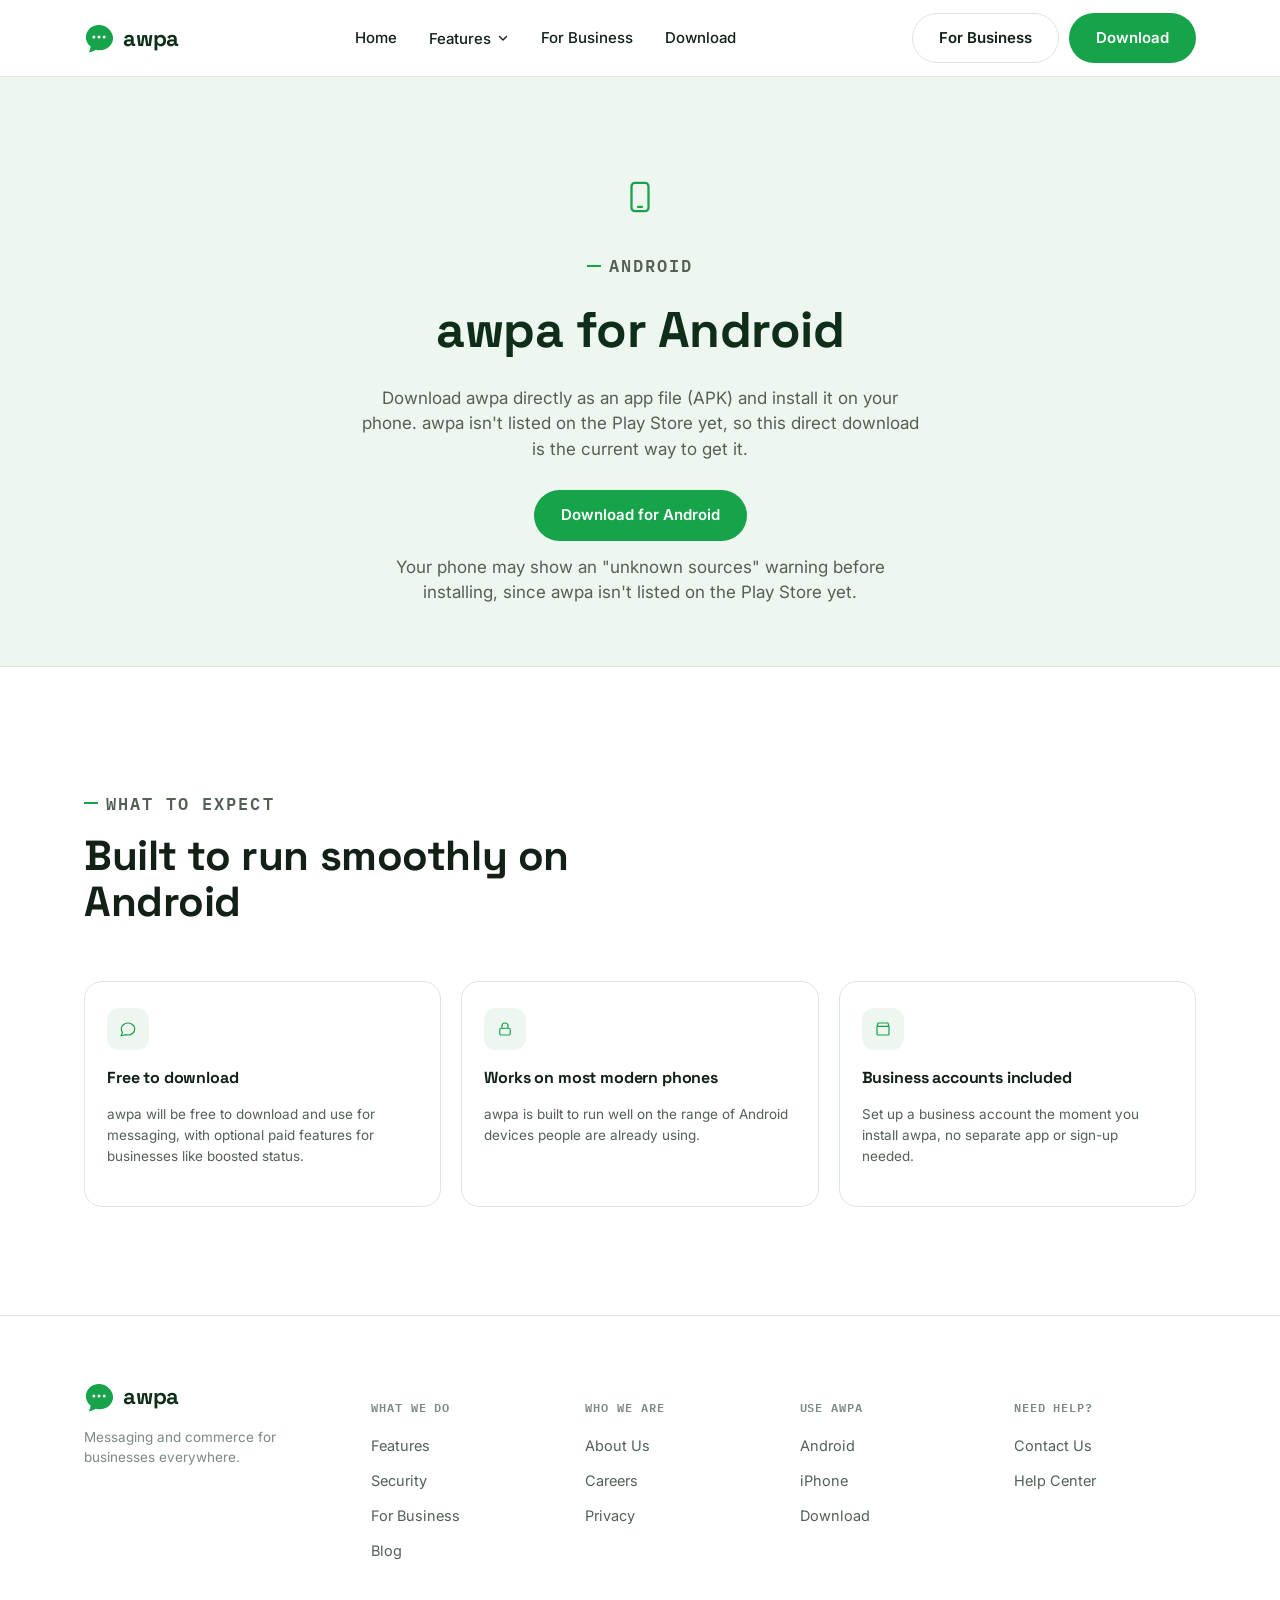
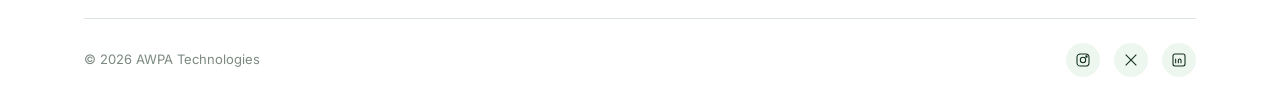
<file: android.html>
<!DOCTYPE html>
<html lang="en">
<head>
<meta charset="UTF-8">
<meta name="viewport" content="width=device-width, initial-scale=1.0">
<title>awpa for Android | awpa</title>
<meta name="description" content="Download awpa directly for Android, no Play Store required yet.">
<meta name="theme-color" content="#16A34A">
<link rel="icon" href="favicon.svg" type="image/svg+xml">
<link rel="icon" href="favicon-32.png" sizes="32x32" type="image/png">
<link rel="apple-touch-icon" href="apple-touch-icon.png">
<link rel="canonical" href="https://awpa.app/android.html">
<meta property="og:type" content="website">
<meta property="og:site_name" content="awpa">
<meta property="og:title" content="awpa for Android | awpa">
<meta property="og:description" content="Download awpa directly for Android, no Play Store required yet.">
<meta property="og:url" content="https://awpa.app/android.html">
<meta property="og:image" content="https://awpa.app/og-image.jpg">
<meta name="twitter:card" content="summary_large_image">
<meta name="twitter:title" content="awpa for Android | awpa">
<meta name="twitter:description" content="Download awpa directly for Android, no Play Store required yet.">
<meta name="twitter:image" content="https://awpa.app/og-image.jpg">
<link rel="preconnect" href="https://fonts.googleapis.com">
<link rel="preconnect" href="https://fonts.gstatic.com" crossorigin>
<link href="https://fonts.googleapis.com/css2?family=Space+Grotesk:wght@500;600;700&family=Inter:wght@400;500;600;700&family=IBM+Plex+Mono:wght@500;600&display=swap" rel="stylesheet">
<link rel="stylesheet" href="css/tokens.css">
<link rel="stylesheet" href="css/header.css">
<link rel="stylesheet" href="css/features.css">
<link rel="stylesheet" href="css/business-footer.css">
<link rel="stylesheet" href="css/business-page.css">
<link rel="stylesheet" href="css/content-page.css">
</head>
<body>

<header class="site-header">
  <div class="container">
    <a href="index.html" class="brand" aria-label="awpa home">
      <svg class="brand-mark" viewBox="0 0 32 32" fill="none" xmlns="http://www.w3.org/2000/svg">
        <path d="M16 2C8.27 2 2 7.85 2 15.1c0 4.05 1.98 7.67 5.09 10.06-.16 1.7-.68 3.6-1.55 5.15a.6.6 0 0 0 .68.87c2.6-.6 4.8-1.63 6.4-2.6 1.32.35 2.75.54 4.38.54 7.73 0 14-5.85 14-13.1S23.73 2 16 2Z" fill="#16A34A"/>
        <circle cx="10.5" cy="15" r="1.6" fill="#fff"/><circle cx="16" cy="15" r="1.6" fill="#fff"/><circle cx="21.5" cy="15" r="1.6" fill="#fff"/>
      </svg>
      <span class="brand-word">awpa</span>
    </a>

    <nav>
      <ul class="nav-main">
        <li><a href="index.html">Home</a></li>
        <li class="has-dropdown">
          <button aria-haspopup="true" aria-expanded="false">
            Features
            <svg class="chev" width="12" height="12" viewBox="0 0 12 12" fill="none"><path d="M2.5 4.5L6 8l3.5-3.5" stroke="currentColor" stroke-width="1.4" stroke-linecap="round" stroke-linejoin="round"/></svg>
          </button>
          <div class="dropdown" role="menu">
            <a href="index.html#messaging" role="menuitem"><span class="dd-ic"><svg width="17" height="17" viewBox="0 0 24 24" fill="none"><path d="M21 12c0 4.42-4.03 8-9 8-1.06 0-2.08-.16-3.02-.46L3 21l1.54-4.6A7.93 7.93 0 0 1 3 12c0-4.42 4.03-8 9-8s9 3.58 9 8Z" stroke="currentColor" stroke-width="1.6"/></svg></span><span><strong>Messaging</strong><span>Text, voice notes, media &amp; docs</span></span></a>
            <a href="index.html#calls" role="menuitem"><span class="dd-ic"><svg width="17" height="17" viewBox="0 0 24 24" fill="none"><path d="M6.6 10.8c1.4 2.8 3.8 5.1 6.6 6.6l2.2-2.2c.3-.3.7-.4 1-.2 1.1.4 2.3.6 3.6.6.6 0 1 .4 1 1V20c0 .6-.4 1-1 1C10.6 21 3 13.4 3 4c0-.6.4-1 1-1h3.5c.6 0 1 .4 1 1 0 1.2.2 2.4.6 3.6.1.4 0 .8-.2 1l-2.3 2.2Z" stroke="currentColor" stroke-width="1.6"/></svg></span><span><strong>Calls</strong><span>Voice &amp; video, minimize &amp; multitask</span></span></a>
            <a href="index.html#status" role="menuitem"><span class="dd-ic"><svg width="17" height="17" viewBox="0 0 24 24" fill="none"><circle cx="12" cy="12" r="8.5" stroke="currentColor" stroke-width="1.6"/><path d="M12 3.5v3M20.5 12h-3M12 20.5v-3M3.5 12h3" stroke="currentColor" stroke-width="1.6" stroke-linecap="round"/></svg></span><span><strong>Status</strong><span>Updates that last 24 hours, 3 days, or a week</span></span></a>
            <a href="index.html#groups" role="menuitem"><span class="dd-ic"><svg width="17" height="17" viewBox="0 0 24 24" fill="none"><circle cx="8.5" cy="9" r="3" stroke="currentColor" stroke-width="1.6"/><circle cx="16" cy="9.5" r="2.4" stroke="currentColor" stroke-width="1.6"/><path d="M3 19c.5-3 2.6-4.8 5.5-4.8S13.5 16 14 19M14.5 19c.4-2.2 1.9-3.6 4-3.6s3.5 1.3 3.9 3.6" stroke="currentColor" stroke-width="1.6" stroke-linecap="round"/></svg></span><span><strong>Groups</strong><span>Group chats &amp; business broadcasts</span></span></a>
            <a href="index.html#marketplace" role="menuitem"><span class="dd-ic"><svg width="17" height="17" viewBox="0 0 24 24" fill="none"><path d="M4 8.5 5.5 4h13L20 8.5M4 8.5h16M4 8.5V19a1 1 0 0 0 1 1h14a1 1 0 0 0 1-1V8.5M9 12a3 3 0 0 0 6 0" stroke="currentColor" stroke-width="1.6" stroke-linecap="round" stroke-linejoin="round"/></svg></span><span><strong>Marketplace</strong><span>List, sell &amp; pay with escrow</span></span></a>
            <a href="index.html#security" role="menuitem"><span class="dd-ic"><svg width="17" height="17" viewBox="0 0 24 24" fill="none"><rect x="5" y="11" width="14" height="9" rx="2" stroke="currentColor" stroke-width="1.6"/><path d="M8 11V8a4 4 0 1 1 8 0v3" stroke="currentColor" stroke-width="1.6"/></svg></span><span><strong>Security</strong><span>Messages sent securely</span></span></a>
          </div>
        </li>
        <li><a href="for-business.html">For Business</a></li>
        <li><a href="download.html">Download</a></li>
      </ul>
    </nav>

    <div class="nav-actions">
      <a href="for-business.html" class="btn btn-outline">For Business</a>
      <a href="download.html" class="btn btn-primary">Download</a>
      <button class="nav-toggle" aria-label="Toggle menu" aria-expanded="false">
        <svg viewBox="0 0 24 24" fill="none"><path d="M3 6h18M3 12h18M3 18h18" stroke="currentColor" stroke-width="2" stroke-linecap="round"/></svg>
      </button>
    </div>
  </div>
</header>


<section class="biz-hero">
  <div class="container">
    <div class="platform-hero-icon">
      <svg width="34" height="34" viewBox="0 0 24 24" fill="none" stroke="currentColor" stroke-width="1.6"><rect x="6" y="2" width="12" height="20" rx="2.5"/><path d="M10 19h4"/></svg>
    </div>
    <p class="eyebrow">Android</p>
    <h1>awpa for Android</h1>
    <p>Download awpa directly as an app file (APK) and install it on your phone. awpa isn't listed on the Play Store yet, so this direct download is the current way to get it.</p>
    <a href="https://github.com/Mixxar-One-Designer/awpa-site/releases/download/android-latest/awpa.apk" download="awpa.apk" class="btn btn-primary">Download for Android</a>
    <p class="form-note" style="margin-top:14px;">Your phone may show an "unknown sources" warning before installing, since awpa isn't listed on the Play Store yet.</p>
  </div>
</section>

<section class="section">
  <div class="container">
    <div class="section-head">
      <p class="eyebrow">What to expect</p>
      <h2>Built to run smoothly on Android</h2>
    </div>
    <div class="value-grid">
      <div class="value-card">
        <div class="ic"><svg width="18" height="18" viewBox="0 0 24 24" fill="none" stroke="currentColor" stroke-width="1.6"><path d="M21 12c0 4.42-4.03 8-9 8-1.06 0-2.08-.16-3.02-.46L3 21l1.54-4.6A7.93 7.93 0 0 1 3 12c0-4.42 4.03-8 9-8s9 3.58 9 8Z"/></svg></div>
        <h4>Free to download</h4>
        <p>awpa will be free to download and use for messaging, with optional paid features for businesses like boosted status.</p>
      </div>
      <div class="value-card">
        <div class="ic"><svg width="18" height="18" viewBox="0 0 24 24" fill="none" stroke="currentColor" stroke-width="1.6"><rect x="5" y="11" width="14" height="9" rx="2"/><path d="M8 11V8a4 4 0 1 1 8 0v3"/></svg></div>
        <h4>Works on most modern phones</h4>
        <p>awpa is built to run well on the range of Android devices people are already using.</p>
      </div>
      <div class="value-card">
        <div class="ic"><svg width="18" height="18" viewBox="0 0 24 24" fill="none" stroke="currentColor" stroke-width="1.6"><path d="M4 8.5 5.5 4h13L20 8.5M4 8.5h16M4 8.5V19a1 1 0 0 0 1 1h14a1 1 0 0 0 1-1V8.5" stroke-linejoin="round"/></svg></div>
        <h4>Business accounts included</h4>
        <p>Set up a business account the moment you install awpa, no separate app or sign-up needed.</p>
      </div>
    </div>
  </div>
</section>


<footer class="site-footer">
  <div class="container">
    <div class="footer-grid">
      <div class="footer-brand">
        <a href="index.html" class="brand">
          <svg class="brand-mark" viewBox="0 0 32 32" fill="none" xmlns="http://www.w3.org/2000/svg">
            <path d="M16 2C8.27 2 2 7.85 2 15.1c0 4.05 1.98 7.67 5.09 10.06-.16 1.7-.68 3.6-1.55 5.15a.6.6 0 0 0 .68.87c2.6-.6 4.8-1.63 6.4-2.6 1.32.35 2.75.54 4.38.54 7.73 0 14-5.85 14-13.1S23.73 2 16 2Z" fill="#16A34A"/>
            <circle cx="10.5" cy="15" r="1.6" fill="#fff"/><circle cx="16" cy="15" r="1.6" fill="#fff"/><circle cx="21.5" cy="15" r="1.6" fill="#fff"/>
          </svg>
          <span class="brand-word">awpa</span>
        </a>
        <p>Messaging and commerce for businesses everywhere.</p>
      </div>
      <div class="footer-col">
        <h5>What we do</h5>
        <ul>
          <li><a href="index.html#messaging">Features</a></li>
          <li><a href="index.html#security">Security</a></li>
          <li><a href="for-business.html">For Business</a></li>
          <li><a href="blog.html">Blog</a></li>
        </ul>
      </div>
      <div class="footer-col">
        <h5>Who we are</h5>
        <ul>
          <li><a href="about.html">About Us</a></li>
          <li><a href="careers.html">Careers</a></li>
          <li><a href="privacy.html">Privacy</a></li>
        </ul>
      </div>
      <div class="footer-col">
        <h5>Use awpa</h5>
        <ul>
          <li><a href="android.html">Android</a></li>
          <li><a href="iphone.html">iPhone</a></li>
          <li><a href="download.html">Download</a></li>
        </ul>
      </div>
      <div class="footer-col">
        <h5>Need help?</h5>
        <ul>
          <li><a href="contact.html">Contact Us</a></li>
          <li><a href="help-center.html">Help Center</a></li>
        </ul>
      </div>
    </div>
    <div class="footer-bottom">
      <span>© 2026 AWPA Technologies</span>
      <div class="socials">
        <a href="#" aria-label="Instagram"><svg width="16" height="16" viewBox="0 0 24 24" fill="none" stroke="currentColor" stroke-width="1.6"><rect x="3" y="3" width="18" height="18" rx="5"/><circle cx="12" cy="12" r="4"/><circle cx="17.2" cy="6.8" r="1"/></svg></a>
        <a href="#" aria-label="X"><svg width="16" height="16" viewBox="0 0 24 24" fill="none" stroke="currentColor" stroke-width="1.6"><path d="M4 4l16 16M20 4 4 20"/></svg></a>
        <a href="#" aria-label="LinkedIn"><svg width="16" height="16" viewBox="0 0 24 24" fill="none" stroke="currentColor" stroke-width="1.6"><rect x="3" y="3" width="18" height="18" rx="3"/><path d="M7 10v7M7 7v.01M11 17v-4.5a2 2 0 0 1 4 0V17M11 12.5V17"/></svg></a>
      </div>
    </div>
  </div>
</footer>

<script src="js/main.js"></script>
</body>
</html>
</file>
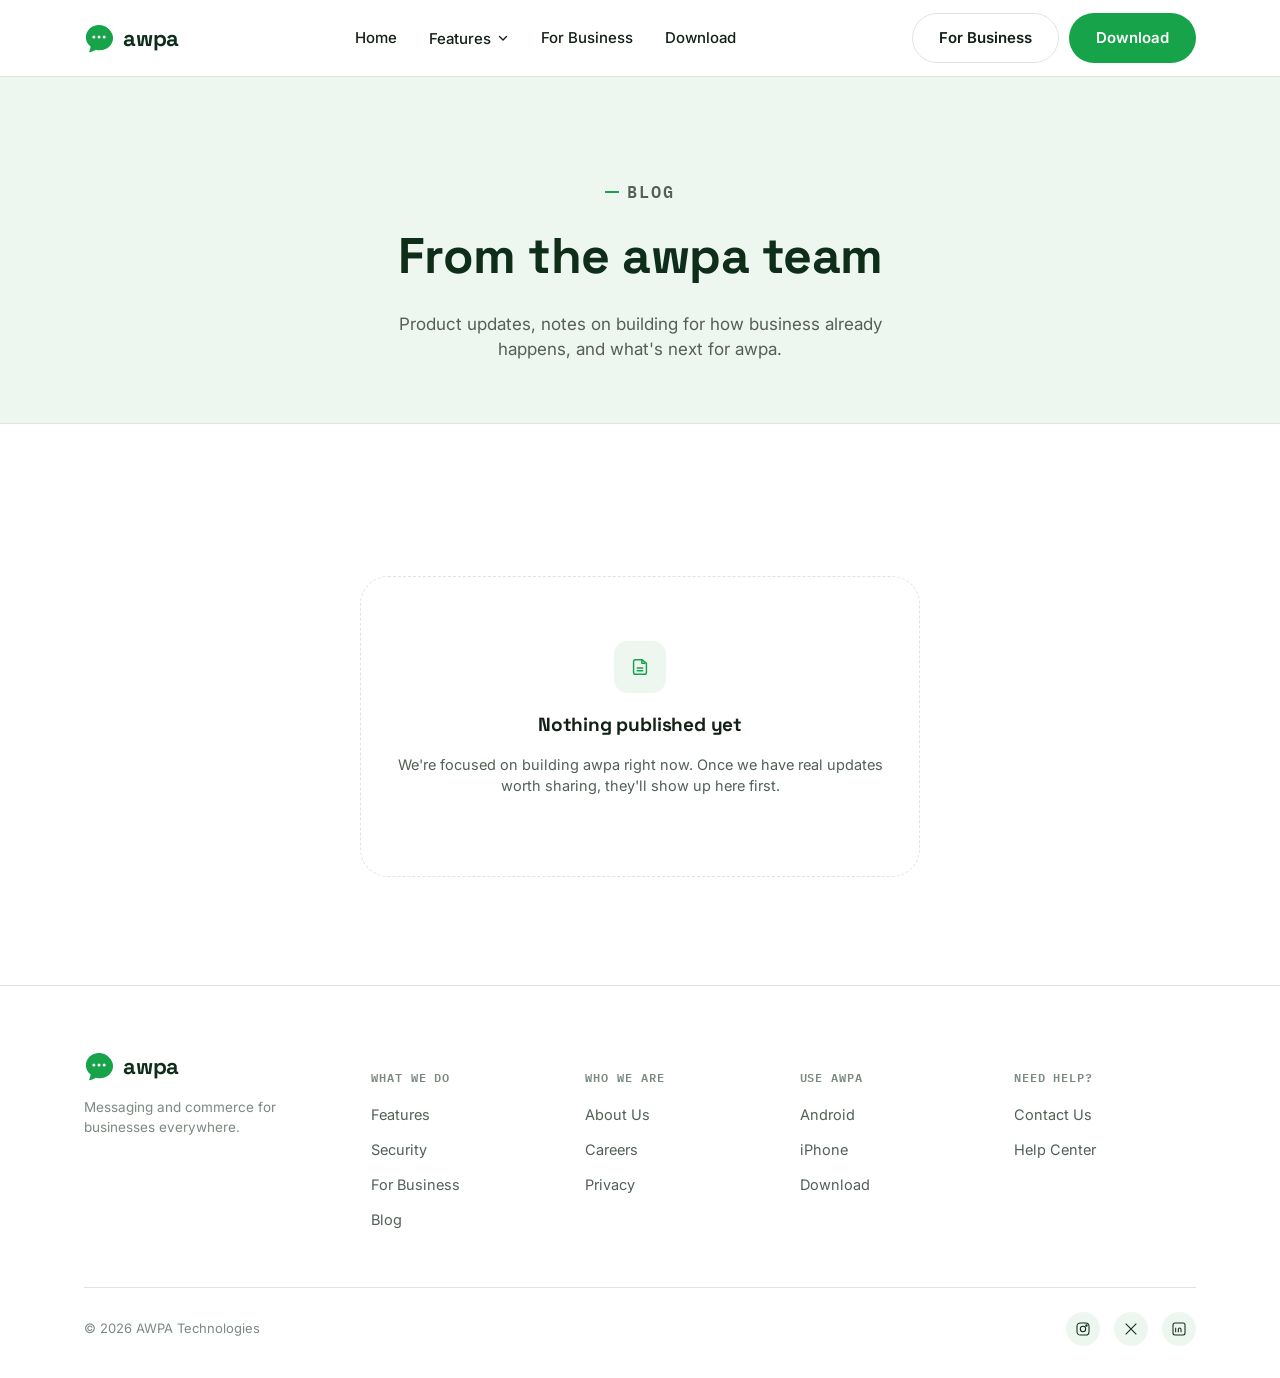
<file: blog.html>
<!DOCTYPE html>
<html lang="en">
<head>
<meta charset="UTF-8">
<meta name="viewport" content="width=device-width, initial-scale=1.0">
<title>Blog | awpa</title>
<meta name="description" content="Product updates and news from the awpa team. Nothing published yet, check back soon.">
<meta name="theme-color" content="#16A34A">
<link rel="icon" href="favicon.svg" type="image/svg+xml">
<link rel="icon" href="favicon-32.png" sizes="32x32" type="image/png">
<link rel="apple-touch-icon" href="apple-touch-icon.png">
<link rel="canonical" href="https://awpa.app/blog.html">
<meta property="og:type" content="website">
<meta property="og:site_name" content="awpa">
<meta property="og:title" content="Blog | awpa">
<meta property="og:description" content="Product updates and news from the awpa team. Nothing published yet, check back soon.">
<meta property="og:url" content="https://awpa.app/blog.html">
<meta property="og:image" content="https://awpa.app/og-image.jpg">
<meta name="twitter:card" content="summary_large_image">
<meta name="twitter:title" content="Blog | awpa">
<meta name="twitter:description" content="Product updates and news from the awpa team. Nothing published yet, check back soon.">
<meta name="twitter:image" content="https://awpa.app/og-image.jpg">
<link rel="preconnect" href="https://fonts.googleapis.com">
<link rel="preconnect" href="https://fonts.gstatic.com" crossorigin>
<link href="https://fonts.googleapis.com/css2?family=Space+Grotesk:wght@500;600;700&family=Inter:wght@400;500;600;700&family=IBM+Plex+Mono:wght@500;600&display=swap" rel="stylesheet">
<link rel="stylesheet" href="css/tokens.css">
<link rel="stylesheet" href="css/header.css">
<link rel="stylesheet" href="css/features.css">
<link rel="stylesheet" href="css/business-footer.css">
<link rel="stylesheet" href="css/business-page.css">
<link rel="stylesheet" href="css/content-page.css">
</head>
<body>

<header class="site-header">
  <div class="container">
    <a href="index.html" class="brand" aria-label="awpa home">
      <svg class="brand-mark" viewBox="0 0 32 32" fill="none" xmlns="http://www.w3.org/2000/svg">
        <path d="M16 2C8.27 2 2 7.85 2 15.1c0 4.05 1.98 7.67 5.09 10.06-.16 1.7-.68 3.6-1.55 5.15a.6.6 0 0 0 .68.87c2.6-.6 4.8-1.63 6.4-2.6 1.32.35 2.75.54 4.38.54 7.73 0 14-5.85 14-13.1S23.73 2 16 2Z" fill="#16A34A"/>
        <circle cx="10.5" cy="15" r="1.6" fill="#fff"/><circle cx="16" cy="15" r="1.6" fill="#fff"/><circle cx="21.5" cy="15" r="1.6" fill="#fff"/>
      </svg>
      <span class="brand-word">awpa</span>
    </a>

    <nav>
      <ul class="nav-main">
        <li><a href="index.html">Home</a></li>
        <li class="has-dropdown">
          <button aria-haspopup="true" aria-expanded="false">
            Features
            <svg class="chev" width="12" height="12" viewBox="0 0 12 12" fill="none"><path d="M2.5 4.5L6 8l3.5-3.5" stroke="currentColor" stroke-width="1.4" stroke-linecap="round" stroke-linejoin="round"/></svg>
          </button>
          <div class="dropdown" role="menu">
            <a href="index.html#messaging" role="menuitem"><span class="dd-ic"><svg width="17" height="17" viewBox="0 0 24 24" fill="none"><path d="M21 12c0 4.42-4.03 8-9 8-1.06 0-2.08-.16-3.02-.46L3 21l1.54-4.6A7.93 7.93 0 0 1 3 12c0-4.42 4.03-8 9-8s9 3.58 9 8Z" stroke="currentColor" stroke-width="1.6"/></svg></span><span><strong>Messaging</strong><span>Text, voice notes, media &amp; docs</span></span></a>
            <a href="index.html#calls" role="menuitem"><span class="dd-ic"><svg width="17" height="17" viewBox="0 0 24 24" fill="none"><path d="M6.6 10.8c1.4 2.8 3.8 5.1 6.6 6.6l2.2-2.2c.3-.3.7-.4 1-.2 1.1.4 2.3.6 3.6.6.6 0 1 .4 1 1V20c0 .6-.4 1-1 1C10.6 21 3 13.4 3 4c0-.6.4-1 1-1h3.5c.6 0 1 .4 1 1 0 1.2.2 2.4.6 3.6.1.4 0 .8-.2 1l-2.3 2.2Z" stroke="currentColor" stroke-width="1.6"/></svg></span><span><strong>Calls</strong><span>Voice &amp; video, minimize &amp; multitask</span></span></a>
            <a href="index.html#status" role="menuitem"><span class="dd-ic"><svg width="17" height="17" viewBox="0 0 24 24" fill="none"><circle cx="12" cy="12" r="8.5" stroke="currentColor" stroke-width="1.6"/><path d="M12 3.5v3M20.5 12h-3M12 20.5v-3M3.5 12h3" stroke="currentColor" stroke-width="1.6" stroke-linecap="round"/></svg></span><span><strong>Status</strong><span>Updates that last 24 hours, 3 days, or a week</span></span></a>
            <a href="index.html#groups" role="menuitem"><span class="dd-ic"><svg width="17" height="17" viewBox="0 0 24 24" fill="none"><circle cx="8.5" cy="9" r="3" stroke="currentColor" stroke-width="1.6"/><circle cx="16" cy="9.5" r="2.4" stroke="currentColor" stroke-width="1.6"/><path d="M3 19c.5-3 2.6-4.8 5.5-4.8S13.5 16 14 19M14.5 19c.4-2.2 1.9-3.6 4-3.6s3.5 1.3 3.9 3.6" stroke="currentColor" stroke-width="1.6" stroke-linecap="round"/></svg></span><span><strong>Groups</strong><span>Group chats &amp; business broadcasts</span></span></a>
            <a href="index.html#marketplace" role="menuitem"><span class="dd-ic"><svg width="17" height="17" viewBox="0 0 24 24" fill="none"><path d="M4 8.5 5.5 4h13L20 8.5M4 8.5h16M4 8.5V19a1 1 0 0 0 1 1h14a1 1 0 0 0 1-1V8.5M9 12a3 3 0 0 0 6 0" stroke="currentColor" stroke-width="1.6" stroke-linecap="round" stroke-linejoin="round"/></svg></span><span><strong>Marketplace</strong><span>List, sell &amp; pay with escrow</span></span></a>
            <a href="index.html#security" role="menuitem"><span class="dd-ic"><svg width="17" height="17" viewBox="0 0 24 24" fill="none"><rect x="5" y="11" width="14" height="9" rx="2" stroke="currentColor" stroke-width="1.6"/><path d="M8 11V8a4 4 0 1 1 8 0v3" stroke="currentColor" stroke-width="1.6"/></svg></span><span><strong>Security</strong><span>Messages sent securely</span></span></a>
          </div>
        </li>
        <li><a href="for-business.html">For Business</a></li>
        <li><a href="download.html">Download</a></li>
      </ul>
    </nav>

    <div class="nav-actions">
      <a href="for-business.html" class="btn btn-outline">For Business</a>
      <a href="download.html" class="btn btn-primary">Download</a>
      <button class="nav-toggle" aria-label="Toggle menu" aria-expanded="false">
        <svg viewBox="0 0 24 24" fill="none"><path d="M3 6h18M3 12h18M3 18h18" stroke="currentColor" stroke-width="2" stroke-linecap="round"/></svg>
      </button>
    </div>
  </div>
</header>


<section class="biz-hero">
  <div class="container">
    <p class="eyebrow">Blog</p>
    <h1>From the awpa team</h1>
    <p>Product updates, notes on building for how business already happens, and what's next for awpa.</p>
  </div>
</section>

<section class="section">
  <div class="container">
    <div class="empty-state">
      <div class="ic"><svg width="22" height="22" viewBox="0 0 24 24" fill="none" stroke="currentColor" stroke-width="1.6"><path d="M14 4H7a2 2 0 0 0-2 2v12a2 2 0 0 0 2 2h10a2 2 0 0 0 2-2V8l-5-4Z" stroke-linejoin="round"/><path d="M14 4v4h4" stroke-linejoin="round"/><path d="M9 13h6M9 16h6" stroke-linecap="round"/></svg></div>
      <h3>Nothing published yet</h3>
      <p>We're focused on building awpa right now. Once we have real updates worth sharing, they'll show up here first.</p>
    </div>
  </div>
</section>


<footer class="site-footer">
  <div class="container">
    <div class="footer-grid">
      <div class="footer-brand">
        <a href="index.html" class="brand">
          <svg class="brand-mark" viewBox="0 0 32 32" fill="none" xmlns="http://www.w3.org/2000/svg">
            <path d="M16 2C8.27 2 2 7.85 2 15.1c0 4.05 1.98 7.67 5.09 10.06-.16 1.7-.68 3.6-1.55 5.15a.6.6 0 0 0 .68.87c2.6-.6 4.8-1.63 6.4-2.6 1.32.35 2.75.54 4.38.54 7.73 0 14-5.85 14-13.1S23.73 2 16 2Z" fill="#16A34A"/>
            <circle cx="10.5" cy="15" r="1.6" fill="#fff"/><circle cx="16" cy="15" r="1.6" fill="#fff"/><circle cx="21.5" cy="15" r="1.6" fill="#fff"/>
          </svg>
          <span class="brand-word">awpa</span>
        </a>
        <p>Messaging and commerce for businesses everywhere.</p>
      </div>
      <div class="footer-col">
        <h5>What we do</h5>
        <ul>
          <li><a href="index.html#messaging">Features</a></li>
          <li><a href="index.html#security">Security</a></li>
          <li><a href="for-business.html">For Business</a></li>
          <li><a href="blog.html">Blog</a></li>
        </ul>
      </div>
      <div class="footer-col">
        <h5>Who we are</h5>
        <ul>
          <li><a href="about.html">About Us</a></li>
          <li><a href="careers.html">Careers</a></li>
          <li><a href="privacy.html">Privacy</a></li>
        </ul>
      </div>
      <div class="footer-col">
        <h5>Use awpa</h5>
        <ul>
          <li><a href="android.html">Android</a></li>
          <li><a href="iphone.html">iPhone</a></li>
          <li><a href="download.html">Download</a></li>
        </ul>
      </div>
      <div class="footer-col">
        <h5>Need help?</h5>
        <ul>
          <li><a href="contact.html">Contact Us</a></li>
          <li><a href="help-center.html">Help Center</a></li>
        </ul>
      </div>
    </div>
    <div class="footer-bottom">
      <span>© 2026 AWPA Technologies</span>
      <div class="socials">
        <a href="#" aria-label="Instagram"><svg width="16" height="16" viewBox="0 0 24 24" fill="none" stroke="currentColor" stroke-width="1.6"><rect x="3" y="3" width="18" height="18" rx="5"/><circle cx="12" cy="12" r="4"/><circle cx="17.2" cy="6.8" r="1"/></svg></a>
        <a href="#" aria-label="X"><svg width="16" height="16" viewBox="0 0 24 24" fill="none" stroke="currentColor" stroke-width="1.6"><path d="M4 4l16 16M20 4 4 20"/></svg></a>
        <a href="#" aria-label="LinkedIn"><svg width="16" height="16" viewBox="0 0 24 24" fill="none" stroke="currentColor" stroke-width="1.6"><rect x="3" y="3" width="18" height="18" rx="3"/><path d="M7 10v7M7 7v.01M11 17v-4.5a2 2 0 0 1 4 0V17M11 12.5V17"/></svg></a>
      </div>
    </div>
  </div>
</footer>

<script src="js/main.js"></script>
</body>
</html>
</file>
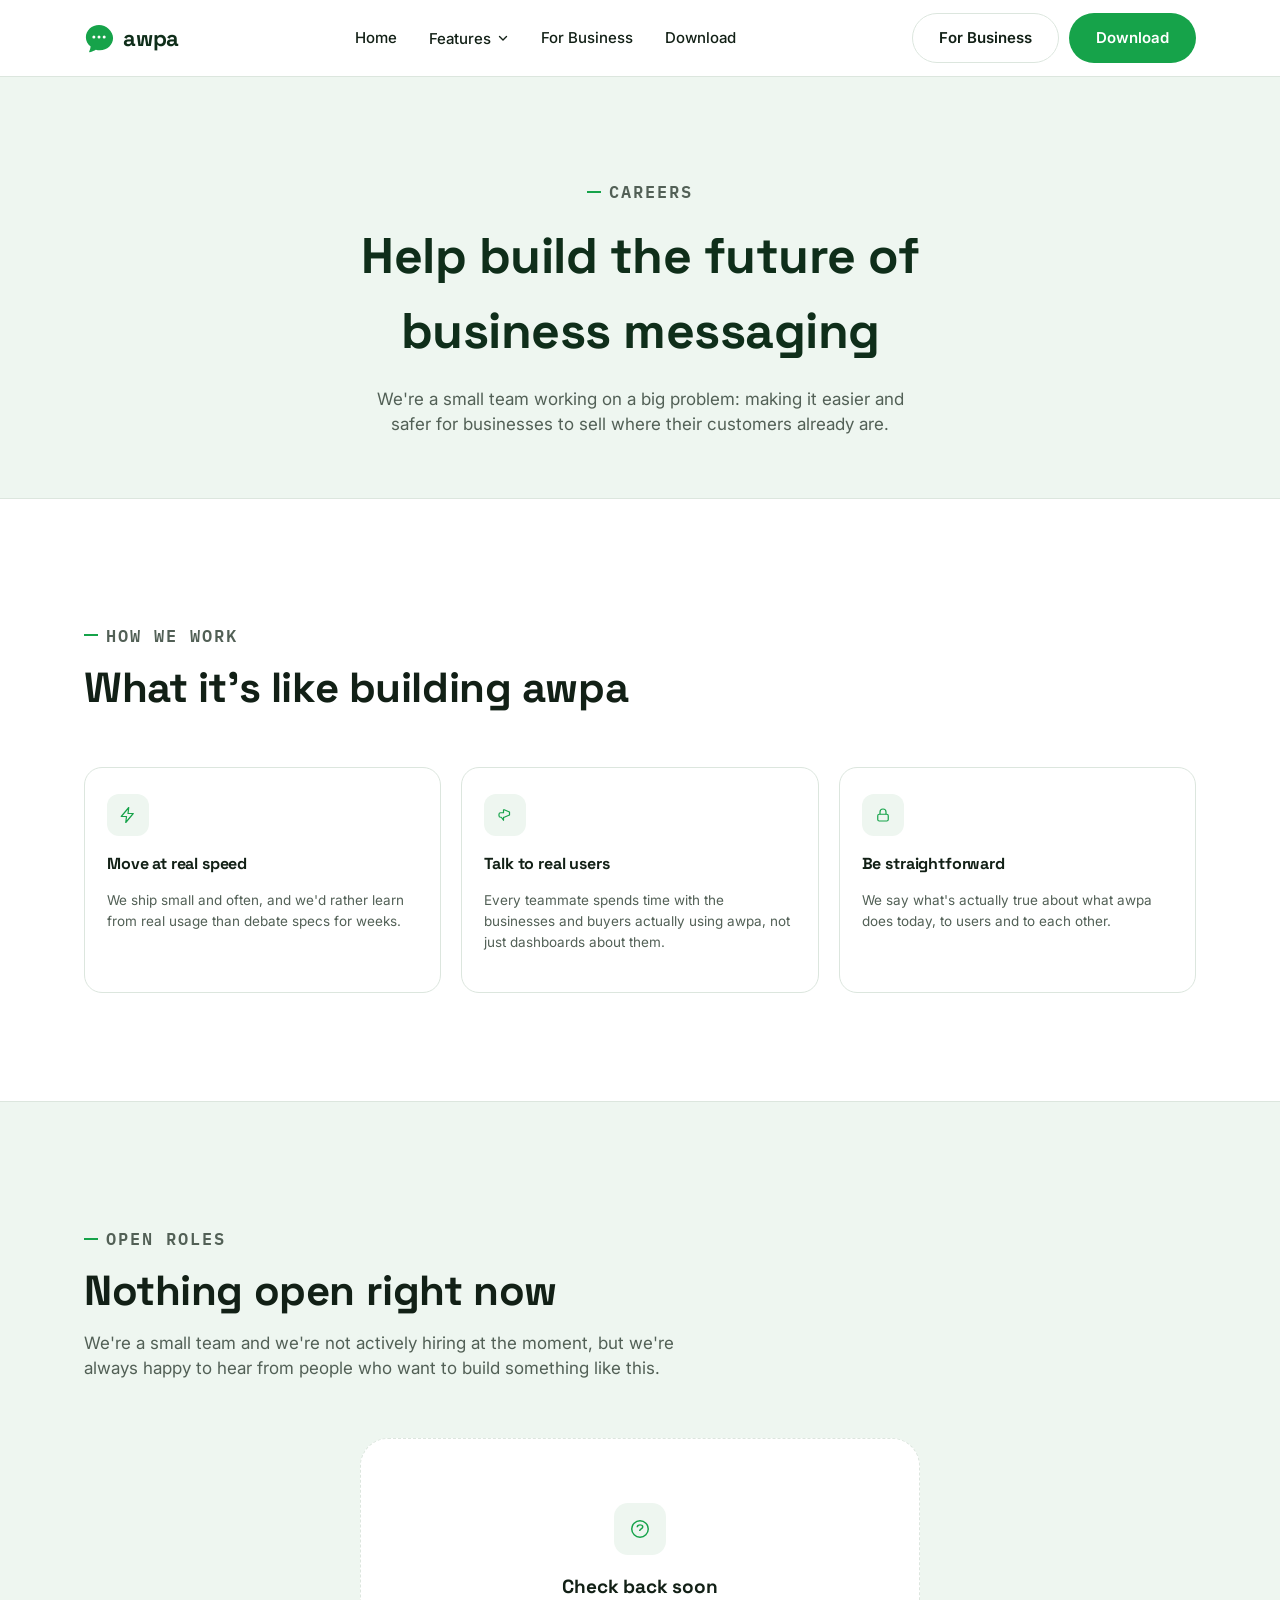
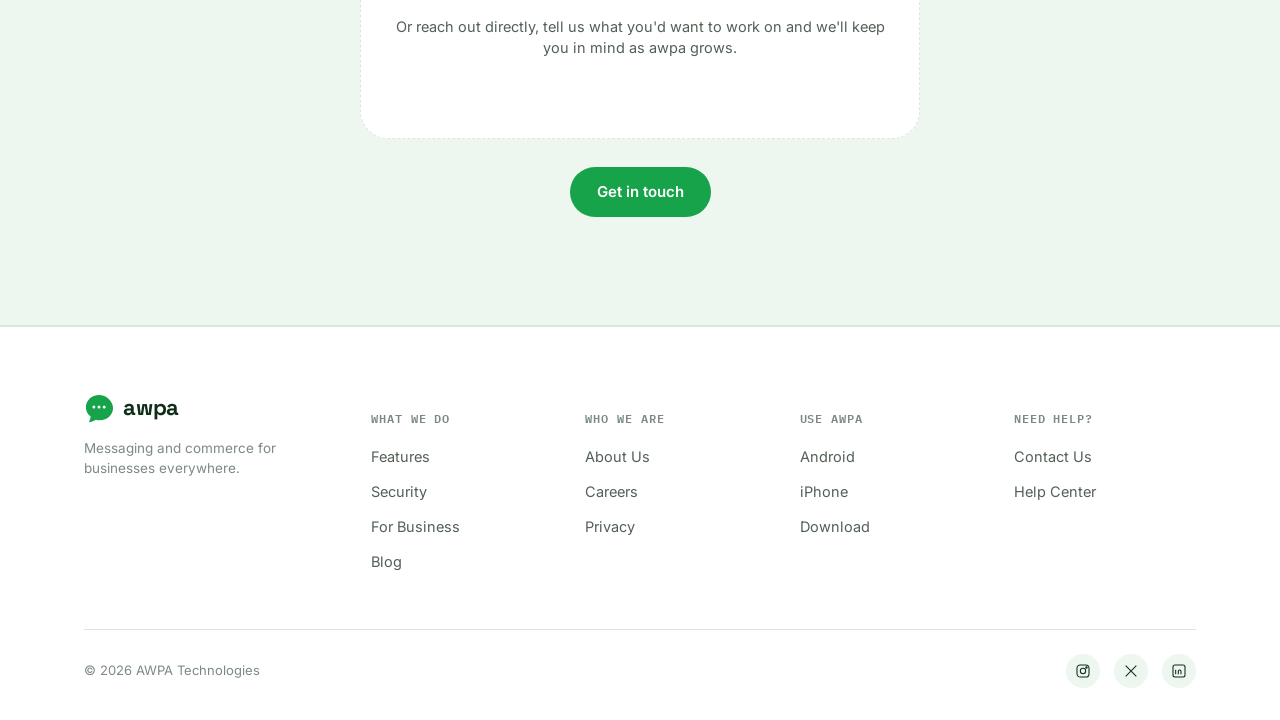
<file: careers.html>
<!DOCTYPE html>
<html lang="en">
<head>
<meta charset="UTF-8">
<meta name="viewport" content="width=device-width, initial-scale=1.0">
<title>Careers | awpa</title>
<meta name="description" content="awpa is a small team building business tools into everyday messaging. See how we work and get in touch.">
<meta name="theme-color" content="#16A34A">
<link rel="icon" href="favicon.svg" type="image/svg+xml">
<link rel="icon" href="favicon-32.png" sizes="32x32" type="image/png">
<link rel="apple-touch-icon" href="apple-touch-icon.png">
<link rel="canonical" href="https://awpa.app/careers.html">
<meta property="og:type" content="website">
<meta property="og:site_name" content="awpa">
<meta property="og:title" content="Careers | awpa">
<meta property="og:description" content="awpa is a small team building business tools into everyday messaging. See how we work and get in touch.">
<meta property="og:url" content="https://awpa.app/careers.html">
<meta property="og:image" content="https://awpa.app/og-image.jpg">
<meta name="twitter:card" content="summary_large_image">
<meta name="twitter:title" content="Careers | awpa">
<meta name="twitter:description" content="awpa is a small team building business tools into everyday messaging. See how we work and get in touch.">
<meta name="twitter:image" content="https://awpa.app/og-image.jpg">
<link rel="preconnect" href="https://fonts.googleapis.com">
<link rel="preconnect" href="https://fonts.gstatic.com" crossorigin>
<link href="https://fonts.googleapis.com/css2?family=Space+Grotesk:wght@500;600;700&family=Inter:wght@400;500;600;700&family=IBM+Plex+Mono:wght@500;600&display=swap" rel="stylesheet">
<link rel="stylesheet" href="css/tokens.css">
<link rel="stylesheet" href="css/header.css">
<link rel="stylesheet" href="css/features.css">
<link rel="stylesheet" href="css/business-footer.css">
<link rel="stylesheet" href="css/business-page.css">
<link rel="stylesheet" href="css/content-page.css">
</head>
<body>

<header class="site-header">
  <div class="container">
    <a href="index.html" class="brand" aria-label="awpa home">
      <svg class="brand-mark" viewBox="0 0 32 32" fill="none" xmlns="http://www.w3.org/2000/svg">
        <path d="M16 2C8.27 2 2 7.85 2 15.1c0 4.05 1.98 7.67 5.09 10.06-.16 1.7-.68 3.6-1.55 5.15a.6.6 0 0 0 .68.87c2.6-.6 4.8-1.63 6.4-2.6 1.32.35 2.75.54 4.38.54 7.73 0 14-5.85 14-13.1S23.73 2 16 2Z" fill="#16A34A"/>
        <circle cx="10.5" cy="15" r="1.6" fill="#fff"/><circle cx="16" cy="15" r="1.6" fill="#fff"/><circle cx="21.5" cy="15" r="1.6" fill="#fff"/>
      </svg>
      <span class="brand-word">awpa</span>
    </a>

    <nav>
      <ul class="nav-main">
        <li><a href="index.html">Home</a></li>
        <li class="has-dropdown">
          <button aria-haspopup="true" aria-expanded="false">
            Features
            <svg class="chev" width="12" height="12" viewBox="0 0 12 12" fill="none"><path d="M2.5 4.5L6 8l3.5-3.5" stroke="currentColor" stroke-width="1.4" stroke-linecap="round" stroke-linejoin="round"/></svg>
          </button>
          <div class="dropdown" role="menu">
            <a href="index.html#messaging" role="menuitem"><span class="dd-ic"><svg width="17" height="17" viewBox="0 0 24 24" fill="none"><path d="M21 12c0 4.42-4.03 8-9 8-1.06 0-2.08-.16-3.02-.46L3 21l1.54-4.6A7.93 7.93 0 0 1 3 12c0-4.42 4.03-8 9-8s9 3.58 9 8Z" stroke="currentColor" stroke-width="1.6"/></svg></span><span><strong>Messaging</strong><span>Text, voice notes, media &amp; docs</span></span></a>
            <a href="index.html#calls" role="menuitem"><span class="dd-ic"><svg width="17" height="17" viewBox="0 0 24 24" fill="none"><path d="M6.6 10.8c1.4 2.8 3.8 5.1 6.6 6.6l2.2-2.2c.3-.3.7-.4 1-.2 1.1.4 2.3.6 3.6.6.6 0 1 .4 1 1V20c0 .6-.4 1-1 1C10.6 21 3 13.4 3 4c0-.6.4-1 1-1h3.5c.6 0 1 .4 1 1 0 1.2.2 2.4.6 3.6.1.4 0 .8-.2 1l-2.3 2.2Z" stroke="currentColor" stroke-width="1.6"/></svg></span><span><strong>Calls</strong><span>Voice &amp; video, minimize &amp; multitask</span></span></a>
            <a href="index.html#status" role="menuitem"><span class="dd-ic"><svg width="17" height="17" viewBox="0 0 24 24" fill="none"><circle cx="12" cy="12" r="8.5" stroke="currentColor" stroke-width="1.6"/><path d="M12 3.5v3M20.5 12h-3M12 20.5v-3M3.5 12h3" stroke="currentColor" stroke-width="1.6" stroke-linecap="round"/></svg></span><span><strong>Status</strong><span>Updates that last 24 hours, 3 days, or a week</span></span></a>
            <a href="index.html#groups" role="menuitem"><span class="dd-ic"><svg width="17" height="17" viewBox="0 0 24 24" fill="none"><circle cx="8.5" cy="9" r="3" stroke="currentColor" stroke-width="1.6"/><circle cx="16" cy="9.5" r="2.4" stroke="currentColor" stroke-width="1.6"/><path d="M3 19c.5-3 2.6-4.8 5.5-4.8S13.5 16 14 19M14.5 19c.4-2.2 1.9-3.6 4-3.6s3.5 1.3 3.9 3.6" stroke="currentColor" stroke-width="1.6" stroke-linecap="round"/></svg></span><span><strong>Groups</strong><span>Group chats &amp; business broadcasts</span></span></a>
            <a href="index.html#marketplace" role="menuitem"><span class="dd-ic"><svg width="17" height="17" viewBox="0 0 24 24" fill="none"><path d="M4 8.5 5.5 4h13L20 8.5M4 8.5h16M4 8.5V19a1 1 0 0 0 1 1h14a1 1 0 0 0 1-1V8.5M9 12a3 3 0 0 0 6 0" stroke="currentColor" stroke-width="1.6" stroke-linecap="round" stroke-linejoin="round"/></svg></span><span><strong>Marketplace</strong><span>List, sell &amp; pay with escrow</span></span></a>
            <a href="index.html#security" role="menuitem"><span class="dd-ic"><svg width="17" height="17" viewBox="0 0 24 24" fill="none"><rect x="5" y="11" width="14" height="9" rx="2" stroke="currentColor" stroke-width="1.6"/><path d="M8 11V8a4 4 0 1 1 8 0v3" stroke="currentColor" stroke-width="1.6"/></svg></span><span><strong>Security</strong><span>Messages sent securely</span></span></a>
          </div>
        </li>
        <li><a href="for-business.html">For Business</a></li>
        <li><a href="download.html">Download</a></li>
      </ul>
    </nav>

    <div class="nav-actions">
      <a href="for-business.html" class="btn btn-outline">For Business</a>
      <a href="download.html" class="btn btn-primary">Download</a>
      <button class="nav-toggle" aria-label="Toggle menu" aria-expanded="false">
        <svg viewBox="0 0 24 24" fill="none"><path d="M3 6h18M3 12h18M3 18h18" stroke="currentColor" stroke-width="2" stroke-linecap="round"/></svg>
      </button>
    </div>
  </div>
</header>


<section class="biz-hero">
  <div class="container">
    <p class="eyebrow">Careers</p>
    <h1>Help build the future of business messaging</h1>
    <p>We're a small team working on a big problem: making it easier and safer for businesses to sell where their customers already are.</p>
  </div>
</section>

<section class="section">
  <div class="container">
    <div class="section-head">
      <p class="eyebrow">How we work</p>
      <h2>What it's like building awpa</h2>
    </div>
    <div class="value-grid">
      <div class="value-card">
        <div class="ic"><svg width="18" height="18" viewBox="0 0 24 24" fill="none" stroke="currentColor" stroke-width="1.6"><path d="M13 2 3 14h7l-1 8 10-12h-7l1-8Z" stroke-linejoin="round"/></svg></div>
        <h4>Move at real speed</h4>
        <p>We ship small and often, and we'd rather learn from real usage than debate specs for weeks.</p>
      </div>
      <div class="value-card">
        <div class="ic"><svg width="18" height="18" viewBox="0 0 24 24" fill="none" stroke="currentColor" stroke-width="1.6"><path d="M4 11v2a2 2 0 0 0 2 2h1l3 4v-4h1l7-3V8l-7-3h-1v4H6a2 2 0 0 0-2 2Z" stroke-linejoin="round"/></svg></div>
        <h4>Talk to real users</h4>
        <p>Every teammate spends time with the businesses and buyers actually using awpa, not just dashboards about them.</p>
      </div>
      <div class="value-card">
        <div class="ic"><svg width="18" height="18" viewBox="0 0 24 24" fill="none" stroke="currentColor" stroke-width="1.6"><rect x="5" y="11" width="14" height="9" rx="2"/><path d="M8 11V8a4 4 0 1 1 8 0v3"/></svg></div>
        <h4>Be straightforward</h4>
        <p>We say what's actually true about what awpa does today, to users and to each other.</p>
      </div>
    </div>
  </div>
</section>

<section class="section" style="background:var(--mist); border-top:1px solid var(--mist-line); border-bottom:1px solid var(--mist-line);">
  <div class="container">
    <div class="section-head">
      <p class="eyebrow">Open roles</p>
      <h2>Nothing open right now</h2>
      <p>We're a small team and we're not actively hiring at the moment, but we're always happy to hear from people who want to build something like this.</p>
    </div>
    <div class="empty-state" style="background:var(--white);">
      <div class="ic"><svg width="22" height="22" viewBox="0 0 24 24" fill="none" stroke="currentColor" stroke-width="1.6"><circle cx="12" cy="12" r="9"/><path d="M9 10c0-1.5 1.2-2.5 3-2.5s3 1 3 2.3c0 1.6-1.8 1.9-2.6 2.7-.5.5-.7 1-.7 1.7M12 17h.01"/></svg></div>
      <h3>Check back soon</h3>
      <p>Or reach out directly, tell us what you'd want to work on and we'll keep you in mind as awpa grows.</p>
    </div>
    <div style="text-align:center; margin-top:28px;">
      <a href="contact.html" class="btn btn-primary">Get in touch</a>
    </div>
  </div>
</section>


<footer class="site-footer">
  <div class="container">
    <div class="footer-grid">
      <div class="footer-brand">
        <a href="index.html" class="brand">
          <svg class="brand-mark" viewBox="0 0 32 32" fill="none" xmlns="http://www.w3.org/2000/svg">
            <path d="M16 2C8.27 2 2 7.85 2 15.1c0 4.05 1.98 7.67 5.09 10.06-.16 1.7-.68 3.6-1.55 5.15a.6.6 0 0 0 .68.87c2.6-.6 4.8-1.63 6.4-2.6 1.32.35 2.75.54 4.38.54 7.73 0 14-5.85 14-13.1S23.73 2 16 2Z" fill="#16A34A"/>
            <circle cx="10.5" cy="15" r="1.6" fill="#fff"/><circle cx="16" cy="15" r="1.6" fill="#fff"/><circle cx="21.5" cy="15" r="1.6" fill="#fff"/>
          </svg>
          <span class="brand-word">awpa</span>
        </a>
        <p>Messaging and commerce for businesses everywhere.</p>
      </div>
      <div class="footer-col">
        <h5>What we do</h5>
        <ul>
          <li><a href="index.html#messaging">Features</a></li>
          <li><a href="index.html#security">Security</a></li>
          <li><a href="for-business.html">For Business</a></li>
          <li><a href="blog.html">Blog</a></li>
        </ul>
      </div>
      <div class="footer-col">
        <h5>Who we are</h5>
        <ul>
          <li><a href="about.html">About Us</a></li>
          <li><a href="careers.html">Careers</a></li>
          <li><a href="privacy.html">Privacy</a></li>
        </ul>
      </div>
      <div class="footer-col">
        <h5>Use awpa</h5>
        <ul>
          <li><a href="android.html">Android</a></li>
          <li><a href="iphone.html">iPhone</a></li>
          <li><a href="download.html">Download</a></li>
        </ul>
      </div>
      <div class="footer-col">
        <h5>Need help?</h5>
        <ul>
          <li><a href="contact.html">Contact Us</a></li>
          <li><a href="help-center.html">Help Center</a></li>
        </ul>
      </div>
    </div>
    <div class="footer-bottom">
      <span>© 2026 AWPA Technologies</span>
      <div class="socials">
        <a href="#" aria-label="Instagram"><svg width="16" height="16" viewBox="0 0 24 24" fill="none" stroke="currentColor" stroke-width="1.6"><rect x="3" y="3" width="18" height="18" rx="5"/><circle cx="12" cy="12" r="4"/><circle cx="17.2" cy="6.8" r="1"/></svg></a>
        <a href="#" aria-label="X"><svg width="16" height="16" viewBox="0 0 24 24" fill="none" stroke="currentColor" stroke-width="1.6"><path d="M4 4l16 16M20 4 4 20"/></svg></a>
        <a href="#" aria-label="LinkedIn"><svg width="16" height="16" viewBox="0 0 24 24" fill="none" stroke="currentColor" stroke-width="1.6"><rect x="3" y="3" width="18" height="18" rx="3"/><path d="M7 10v7M7 7v.01M11 17v-4.5a2 2 0 0 1 4 0V17M11 12.5V17"/></svg></a>
      </div>
    </div>
  </div>
</footer>

<script src="js/main.js"></script>
</body>
</html>
</file>
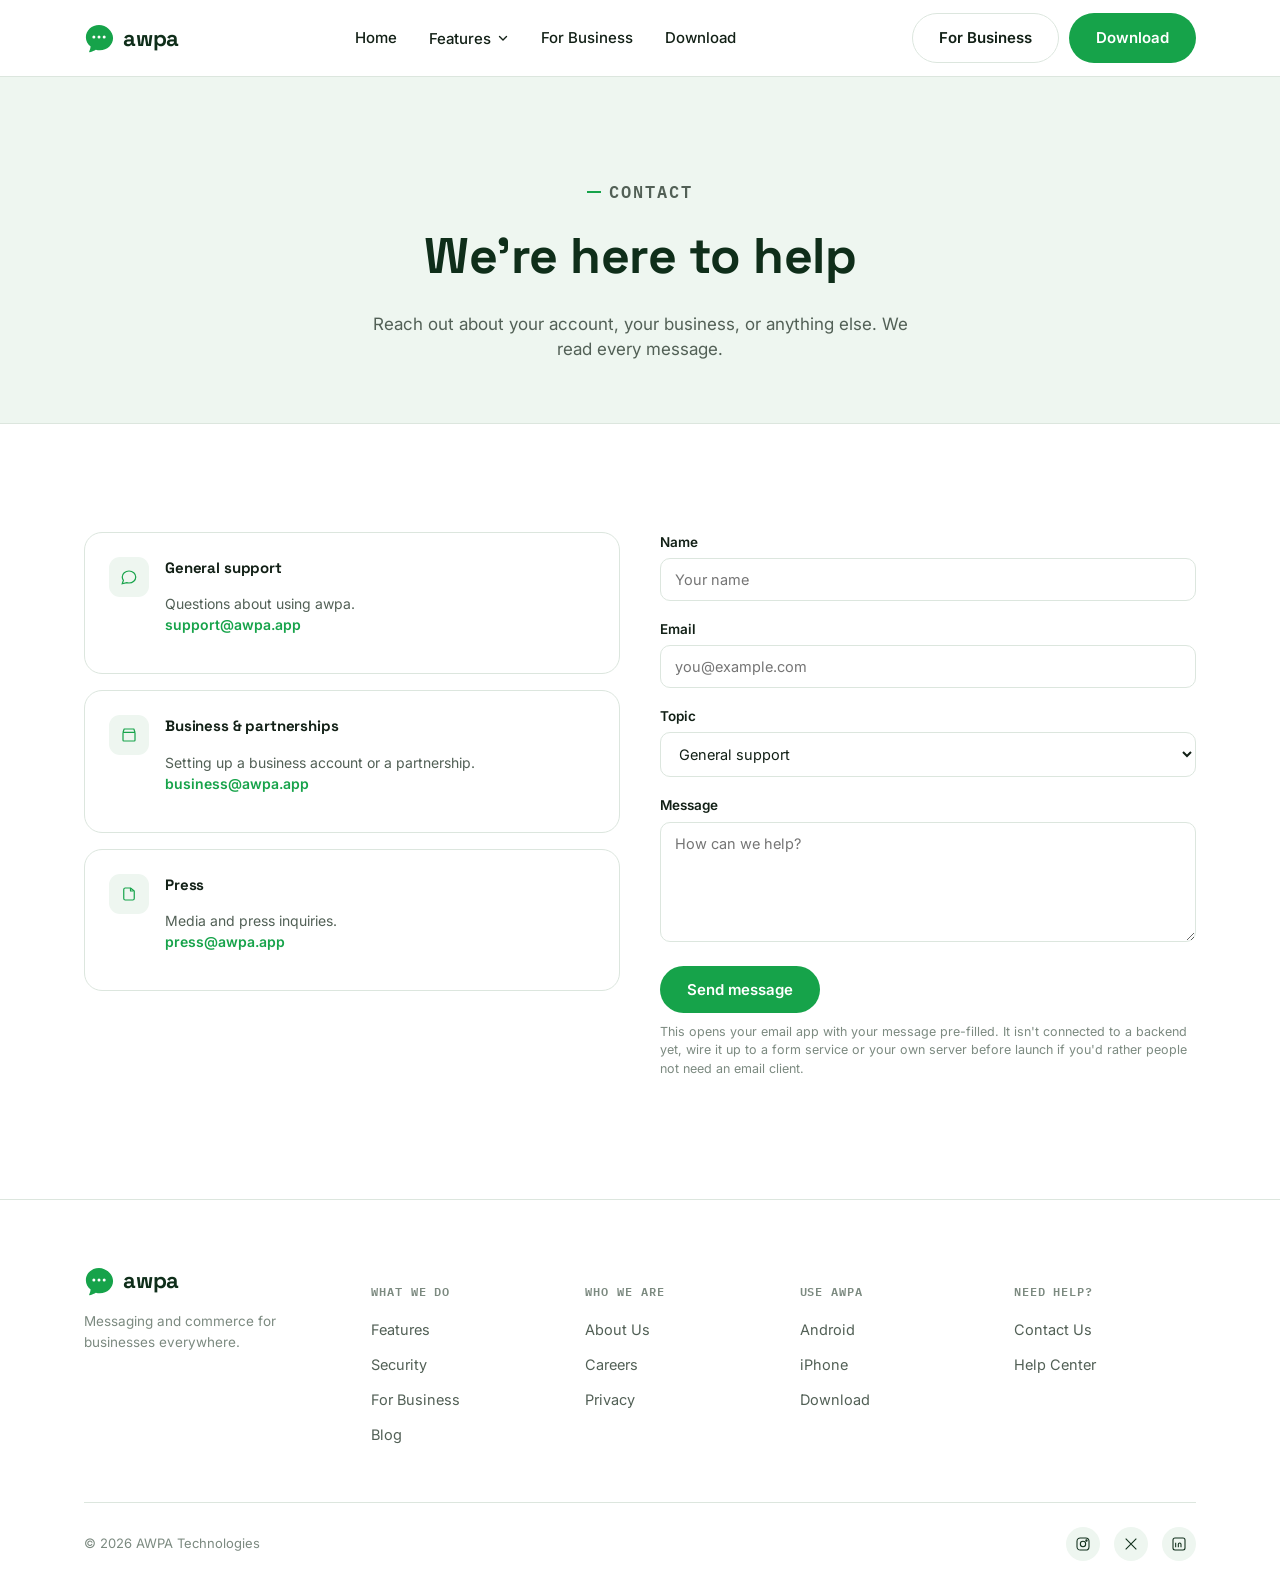
<file: contact.html>
<!DOCTYPE html>
<html lang="en">
<head>
<meta charset="UTF-8">
<meta name="viewport" content="width=device-width, initial-scale=1.0">
<title>Contact Us | awpa</title>
<meta name="description" content="Get in touch with the awpa team about support, business accounts, or press.">
<meta name="theme-color" content="#16A34A">
<link rel="icon" href="favicon.svg" type="image/svg+xml">
<link rel="icon" href="favicon-32.png" sizes="32x32" type="image/png">
<link rel="apple-touch-icon" href="apple-touch-icon.png">
<link rel="canonical" href="https://awpa.app/contact.html">
<meta property="og:type" content="website">
<meta property="og:site_name" content="awpa">
<meta property="og:title" content="Contact Us | awpa">
<meta property="og:description" content="Get in touch with the awpa team about support, business accounts, or press.">
<meta property="og:url" content="https://awpa.app/contact.html">
<meta property="og:image" content="https://awpa.app/og-image.jpg">
<meta name="twitter:card" content="summary_large_image">
<meta name="twitter:title" content="Contact Us | awpa">
<meta name="twitter:description" content="Get in touch with the awpa team about support, business accounts, or press.">
<meta name="twitter:image" content="https://awpa.app/og-image.jpg">
<link rel="preconnect" href="https://fonts.googleapis.com">
<link rel="preconnect" href="https://fonts.gstatic.com" crossorigin>
<link href="https://fonts.googleapis.com/css2?family=Space+Grotesk:wght@500;600;700&family=Inter:wght@400;500;600;700&family=IBM+Plex+Mono:wght@500;600&display=swap" rel="stylesheet">
<link rel="stylesheet" href="css/tokens.css">
<link rel="stylesheet" href="css/header.css">
<link rel="stylesheet" href="css/features.css">
<link rel="stylesheet" href="css/business-footer.css">
<link rel="stylesheet" href="css/business-page.css">
<link rel="stylesheet" href="css/content-page.css">
</head>
<body>

<header class="site-header">
  <div class="container">
    <a href="index.html" class="brand" aria-label="awpa home">
      <svg class="brand-mark" viewBox="0 0 32 32" fill="none" xmlns="http://www.w3.org/2000/svg">
        <path d="M16 2C8.27 2 2 7.85 2 15.1c0 4.05 1.98 7.67 5.09 10.06-.16 1.7-.68 3.6-1.55 5.15a.6.6 0 0 0 .68.87c2.6-.6 4.8-1.63 6.4-2.6 1.32.35 2.75.54 4.38.54 7.73 0 14-5.85 14-13.1S23.73 2 16 2Z" fill="#16A34A"/>
        <circle cx="10.5" cy="15" r="1.6" fill="#fff"/><circle cx="16" cy="15" r="1.6" fill="#fff"/><circle cx="21.5" cy="15" r="1.6" fill="#fff"/>
      </svg>
      <span class="brand-word">awpa</span>
    </a>

    <nav>
      <ul class="nav-main">
        <li><a href="index.html">Home</a></li>
        <li class="has-dropdown">
          <button aria-haspopup="true" aria-expanded="false">
            Features
            <svg class="chev" width="12" height="12" viewBox="0 0 12 12" fill="none"><path d="M2.5 4.5L6 8l3.5-3.5" stroke="currentColor" stroke-width="1.4" stroke-linecap="round" stroke-linejoin="round"/></svg>
          </button>
          <div class="dropdown" role="menu">
            <a href="index.html#messaging" role="menuitem"><span class="dd-ic"><svg width="17" height="17" viewBox="0 0 24 24" fill="none"><path d="M21 12c0 4.42-4.03 8-9 8-1.06 0-2.08-.16-3.02-.46L3 21l1.54-4.6A7.93 7.93 0 0 1 3 12c0-4.42 4.03-8 9-8s9 3.58 9 8Z" stroke="currentColor" stroke-width="1.6"/></svg></span><span><strong>Messaging</strong><span>Text, voice notes, media &amp; docs</span></span></a>
            <a href="index.html#calls" role="menuitem"><span class="dd-ic"><svg width="17" height="17" viewBox="0 0 24 24" fill="none"><path d="M6.6 10.8c1.4 2.8 3.8 5.1 6.6 6.6l2.2-2.2c.3-.3.7-.4 1-.2 1.1.4 2.3.6 3.6.6.6 0 1 .4 1 1V20c0 .6-.4 1-1 1C10.6 21 3 13.4 3 4c0-.6.4-1 1-1h3.5c.6 0 1 .4 1 1 0 1.2.2 2.4.6 3.6.1.4 0 .8-.2 1l-2.3 2.2Z" stroke="currentColor" stroke-width="1.6"/></svg></span><span><strong>Calls</strong><span>Voice &amp; video, minimize &amp; multitask</span></span></a>
            <a href="index.html#status" role="menuitem"><span class="dd-ic"><svg width="17" height="17" viewBox="0 0 24 24" fill="none"><circle cx="12" cy="12" r="8.5" stroke="currentColor" stroke-width="1.6"/><path d="M12 3.5v3M20.5 12h-3M12 20.5v-3M3.5 12h3" stroke="currentColor" stroke-width="1.6" stroke-linecap="round"/></svg></span><span><strong>Status</strong><span>Updates that last 24 hours, 3 days, or a week</span></span></a>
            <a href="index.html#groups" role="menuitem"><span class="dd-ic"><svg width="17" height="17" viewBox="0 0 24 24" fill="none"><circle cx="8.5" cy="9" r="3" stroke="currentColor" stroke-width="1.6"/><circle cx="16" cy="9.5" r="2.4" stroke="currentColor" stroke-width="1.6"/><path d="M3 19c.5-3 2.6-4.8 5.5-4.8S13.5 16 14 19M14.5 19c.4-2.2 1.9-3.6 4-3.6s3.5 1.3 3.9 3.6" stroke="currentColor" stroke-width="1.6" stroke-linecap="round"/></svg></span><span><strong>Groups</strong><span>Group chats &amp; business broadcasts</span></span></a>
            <a href="index.html#marketplace" role="menuitem"><span class="dd-ic"><svg width="17" height="17" viewBox="0 0 24 24" fill="none"><path d="M4 8.5 5.5 4h13L20 8.5M4 8.5h16M4 8.5V19a1 1 0 0 0 1 1h14a1 1 0 0 0 1-1V8.5M9 12a3 3 0 0 0 6 0" stroke="currentColor" stroke-width="1.6" stroke-linecap="round" stroke-linejoin="round"/></svg></span><span><strong>Marketplace</strong><span>List, sell &amp; pay with escrow</span></span></a>
            <a href="index.html#security" role="menuitem"><span class="dd-ic"><svg width="17" height="17" viewBox="0 0 24 24" fill="none"><rect x="5" y="11" width="14" height="9" rx="2" stroke="currentColor" stroke-width="1.6"/><path d="M8 11V8a4 4 0 1 1 8 0v3" stroke="currentColor" stroke-width="1.6"/></svg></span><span><strong>Security</strong><span>Messages sent securely</span></span></a>
          </div>
        </li>
        <li><a href="for-business.html">For Business</a></li>
        <li><a href="download.html">Download</a></li>
      </ul>
    </nav>

    <div class="nav-actions">
      <a href="for-business.html" class="btn btn-outline">For Business</a>
      <a href="download.html" class="btn btn-primary">Download</a>
      <button class="nav-toggle" aria-label="Toggle menu" aria-expanded="false">
        <svg viewBox="0 0 24 24" fill="none"><path d="M3 6h18M3 12h18M3 18h18" stroke="currentColor" stroke-width="2" stroke-linecap="round"/></svg>
      </button>
    </div>
  </div>
</header>


<section class="biz-hero">
  <div class="container">
    <p class="eyebrow">Contact</p>
    <h1>We're here to help</h1>
    <p>Reach out about your account, your business, or anything else. We read every message.</p>
  </div>
</section>

<section class="section">
  <div class="container contact-grid">
    <div>
      <div class="contact-card">
        <span class="ic"><svg width="18" height="18" viewBox="0 0 24 24" fill="none" stroke="currentColor" stroke-width="1.6"><path d="M21 12c0 4.42-4.03 8-9 8-1.06 0-2.08-.16-3.02-.46L3 21l1.54-4.6A7.93 7.93 0 0 1 3 12c0-4.42 4.03-8 9-8s9 3.58 9 8Z"/></svg></span>
        <div>
          <h4>General support</h4>
          <p>Questions about using awpa.<br><a href="mailto:support@awpa.app">support@awpa.app</a></p>
        </div>
      </div>
      <div class="contact-card">
        <span class="ic"><svg width="18" height="18" viewBox="0 0 24 24" fill="none" stroke="currentColor" stroke-width="1.6"><path d="M4 8.5 5.5 4h13L20 8.5M4 8.5h16M4 8.5V19a1 1 0 0 0 1 1h14a1 1 0 0 0 1-1V8.5" stroke-linejoin="round"/></svg></span>
        <div>
          <h4>Business &amp; partnerships</h4>
          <p>Setting up a business account or a partnership.<br><a href="mailto:business@awpa.app">business@awpa.app</a></p>
        </div>
      </div>
      <div class="contact-card">
        <span class="ic"><svg width="18" height="18" viewBox="0 0 24 24" fill="none" stroke="currentColor" stroke-width="1.6"><path d="M14 4H7a2 2 0 0 0-2 2v12a2 2 0 0 0 2 2h10a2 2 0 0 0 2-2V8l-5-4Z" stroke-linejoin="round"/><path d="M14 4v4h4" stroke-linejoin="round"/></svg></span>
        <div>
          <h4>Press</h4>
          <p>Media and press inquiries.<br><a href="mailto:press@awpa.app">press@awpa.app</a></p>
        </div>
      </div>
    </div>

    <div>
      <form id="contact-form">
        <div class="form-field">
          <label for="c-name">Name</label>
          <input id="c-name" name="name" type="text" required placeholder="Your name">
        </div>
        <div class="form-field">
          <label for="c-email">Email</label>
          <input id="c-email" name="email" type="email" required placeholder="you@example.com">
        </div>
        <div class="form-field">
          <label for="c-topic">Topic</label>
          <select id="c-topic" name="topic">
            <option>General support</option>
            <option>Business &amp; partnerships</option>
            <option>Press</option>
            <option>Something else</option>
          </select>
        </div>
        <div class="form-field">
          <label for="c-message">Message</label>
          <textarea id="c-message" name="message" required placeholder="How can we help?"></textarea>
        </div>
        <button type="submit" class="btn btn-primary">Send message</button>
        <p class="form-note">This opens your email app with your message pre-filled. It isn't connected to a backend yet, wire it up to a form service or your own server before launch if you'd rather people not need an email client.</p>
      </form>
    </div>
  </div>
</section>

<script>
document.getElementById('contact-form').addEventListener('submit', function(e){
  e.preventDefault();
  var name = document.getElementById('c-name').value;
  var email = document.getElementById('c-email').value;
  var topic = document.getElementById('c-topic').value;
  var message = document.getElementById('c-message').value;
  var body = "Name: " + name + "%0D%0AEmail: " + email + "%0D%0A%0D%0A" + encodeURIComponent(message);
  window.location.href = "mailto:support@awpa.app?subject=" + encodeURIComponent("[" + topic + "] Message from " + name) + "&body=" + body;
});
</script>


<footer class="site-footer">
  <div class="container">
    <div class="footer-grid">
      <div class="footer-brand">
        <a href="index.html" class="brand">
          <svg class="brand-mark" viewBox="0 0 32 32" fill="none" xmlns="http://www.w3.org/2000/svg">
            <path d="M16 2C8.27 2 2 7.85 2 15.1c0 4.05 1.98 7.67 5.09 10.06-.16 1.7-.68 3.6-1.55 5.15a.6.6 0 0 0 .68.87c2.6-.6 4.8-1.63 6.4-2.6 1.32.35 2.75.54 4.38.54 7.73 0 14-5.85 14-13.1S23.73 2 16 2Z" fill="#16A34A"/>
            <circle cx="10.5" cy="15" r="1.6" fill="#fff"/><circle cx="16" cy="15" r="1.6" fill="#fff"/><circle cx="21.5" cy="15" r="1.6" fill="#fff"/>
          </svg>
          <span class="brand-word">awpa</span>
        </a>
        <p>Messaging and commerce for businesses everywhere.</p>
      </div>
      <div class="footer-col">
        <h5>What we do</h5>
        <ul>
          <li><a href="index.html#messaging">Features</a></li>
          <li><a href="index.html#security">Security</a></li>
          <li><a href="for-business.html">For Business</a></li>
          <li><a href="blog.html">Blog</a></li>
        </ul>
      </div>
      <div class="footer-col">
        <h5>Who we are</h5>
        <ul>
          <li><a href="about.html">About Us</a></li>
          <li><a href="careers.html">Careers</a></li>
          <li><a href="privacy.html">Privacy</a></li>
        </ul>
      </div>
      <div class="footer-col">
        <h5>Use awpa</h5>
        <ul>
          <li><a href="android.html">Android</a></li>
          <li><a href="iphone.html">iPhone</a></li>
          <li><a href="download.html">Download</a></li>
        </ul>
      </div>
      <div class="footer-col">
        <h5>Need help?</h5>
        <ul>
          <li><a href="contact.html">Contact Us</a></li>
          <li><a href="help-center.html">Help Center</a></li>
        </ul>
      </div>
    </div>
    <div class="footer-bottom">
      <span>© 2026 AWPA Technologies</span>
      <div class="socials">
        <a href="#" aria-label="Instagram"><svg width="16" height="16" viewBox="0 0 24 24" fill="none" stroke="currentColor" stroke-width="1.6"><rect x="3" y="3" width="18" height="18" rx="5"/><circle cx="12" cy="12" r="4"/><circle cx="17.2" cy="6.8" r="1"/></svg></a>
        <a href="#" aria-label="X"><svg width="16" height="16" viewBox="0 0 24 24" fill="none" stroke="currentColor" stroke-width="1.6"><path d="M4 4l16 16M20 4 4 20"/></svg></a>
        <a href="#" aria-label="LinkedIn"><svg width="16" height="16" viewBox="0 0 24 24" fill="none" stroke="currentColor" stroke-width="1.6"><rect x="3" y="3" width="18" height="18" rx="3"/><path d="M7 10v7M7 7v.01M11 17v-4.5a2 2 0 0 1 4 0V17M11 12.5V17"/></svg></a>
      </div>
    </div>
  </div>
</footer>

<script src="js/main.js"></script>
</body>
</html>
</file>
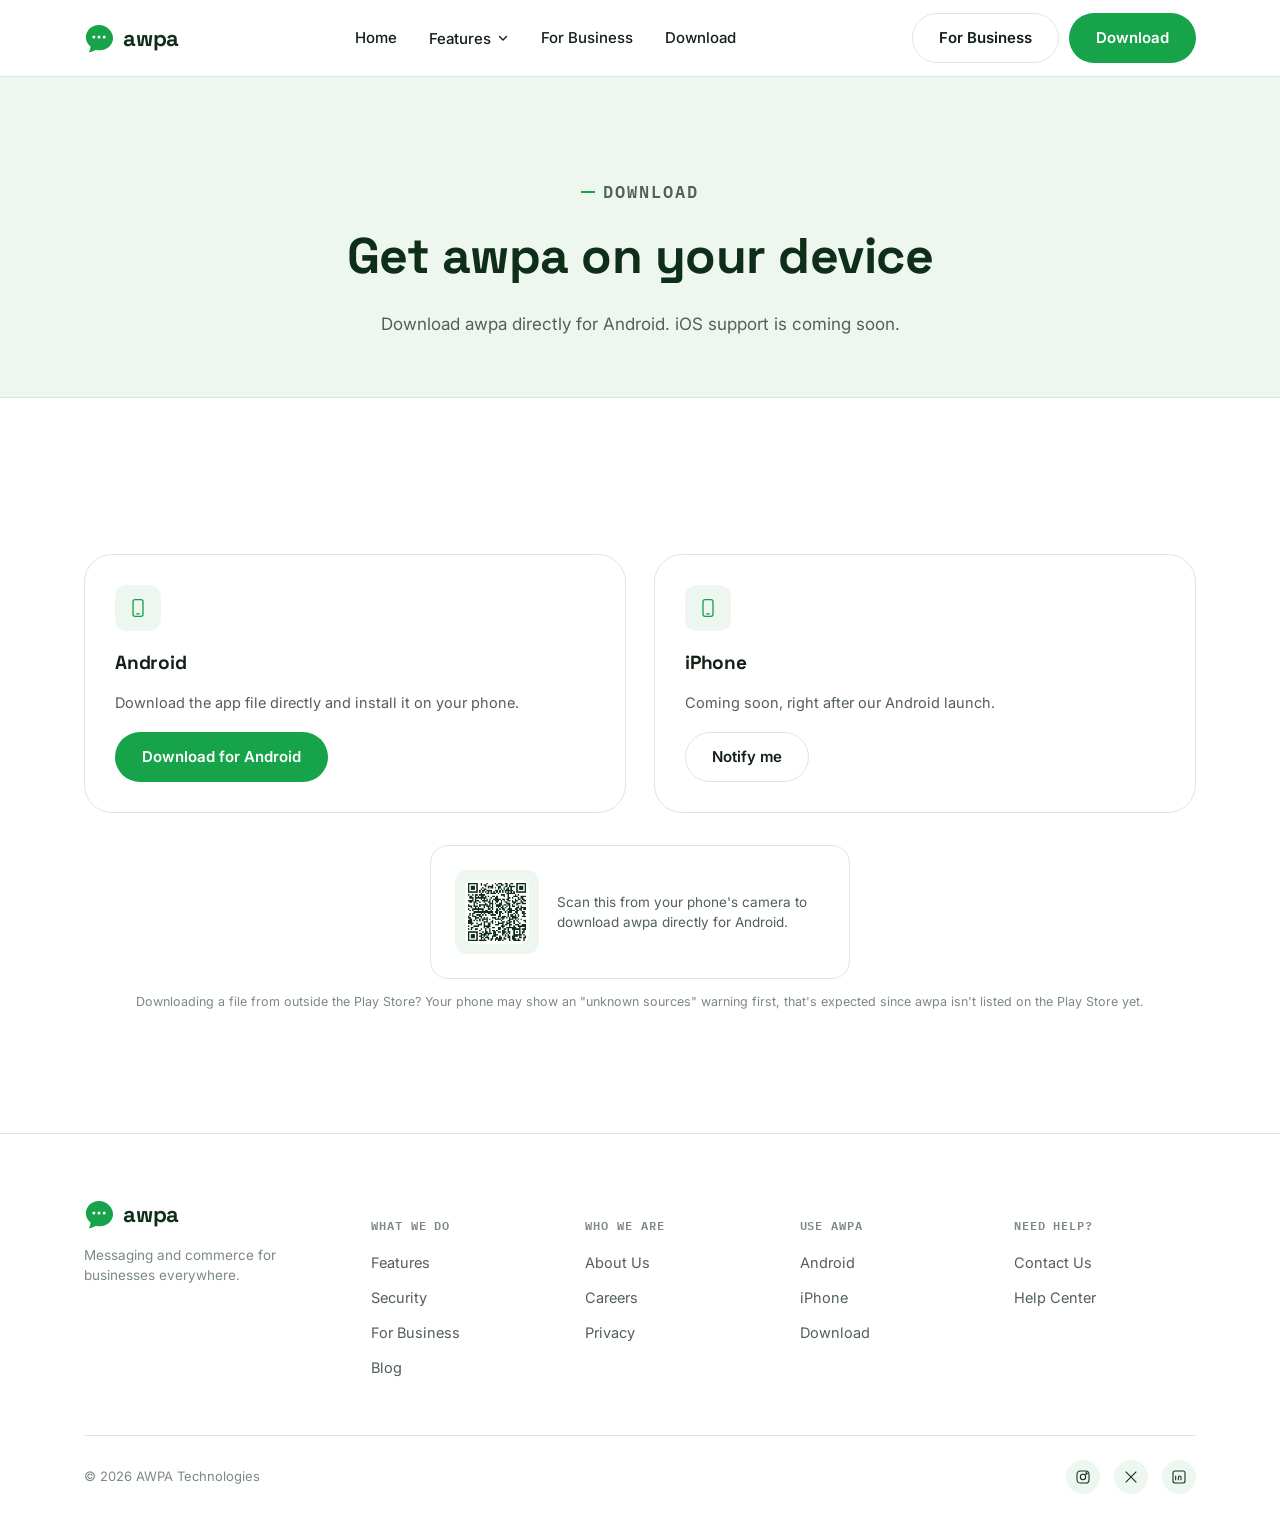
<file: download.html>
<!DOCTYPE html>
<html lang="en">
<head>
<meta charset="UTF-8">
<meta name="viewport" content="width=device-width, initial-scale=1.0">
<title>Download | awpa</title>
<meta name="description" content="Get awpa on Android or iPhone. See what's available now and what's coming soon.">
<meta name="theme-color" content="#16A34A">
<link rel="icon" href="favicon.svg" type="image/svg+xml">
<link rel="icon" href="favicon-32.png" sizes="32x32" type="image/png">
<link rel="apple-touch-icon" href="apple-touch-icon.png">
<link rel="canonical" href="https://awpa.app/download.html">
<meta property="og:type" content="website">
<meta property="og:site_name" content="awpa">
<meta property="og:title" content="Download | awpa">
<meta property="og:description" content="Get awpa on Android or iPhone. See what's available now and what's coming soon.">
<meta property="og:url" content="https://awpa.app/download.html">
<meta property="og:image" content="https://awpa.app/og-image.jpg">
<meta name="twitter:card" content="summary_large_image">
<meta name="twitter:title" content="Download | awpa">
<meta name="twitter:description" content="Get awpa on Android or iPhone. See what's available now and what's coming soon.">
<meta name="twitter:image" content="https://awpa.app/og-image.jpg">
<link rel="preconnect" href="https://fonts.googleapis.com">
<link rel="preconnect" href="https://fonts.gstatic.com" crossorigin>
<link href="https://fonts.googleapis.com/css2?family=Space+Grotesk:wght@500;600;700&family=Inter:wght@400;500;600;700&family=IBM+Plex+Mono:wght@500;600&display=swap" rel="stylesheet">
<link rel="stylesheet" href="css/tokens.css">
<link rel="stylesheet" href="css/header.css">
<link rel="stylesheet" href="css/features.css">
<link rel="stylesheet" href="css/business-footer.css">
<link rel="stylesheet" href="css/business-page.css">
<link rel="stylesheet" href="css/content-page.css">
<link rel="stylesheet" href="css/hero.css">
</head>
<body>

<header class="site-header">
  <div class="container">
    <a href="index.html" class="brand" aria-label="awpa home">
      <svg class="brand-mark" viewBox="0 0 32 32" fill="none" xmlns="http://www.w3.org/2000/svg">
        <path d="M16 2C8.27 2 2 7.85 2 15.1c0 4.05 1.98 7.67 5.09 10.06-.16 1.7-.68 3.6-1.55 5.15a.6.6 0 0 0 .68.87c2.6-.6 4.8-1.63 6.4-2.6 1.32.35 2.75.54 4.38.54 7.73 0 14-5.85 14-13.1S23.73 2 16 2Z" fill="#16A34A"/>
        <circle cx="10.5" cy="15" r="1.6" fill="#fff"/><circle cx="16" cy="15" r="1.6" fill="#fff"/><circle cx="21.5" cy="15" r="1.6" fill="#fff"/>
      </svg>
      <span class="brand-word">awpa</span>
    </a>

    <nav>
      <ul class="nav-main">
        <li><a href="index.html">Home</a></li>
        <li class="has-dropdown">
          <button aria-haspopup="true" aria-expanded="false">
            Features
            <svg class="chev" width="12" height="12" viewBox="0 0 12 12" fill="none"><path d="M2.5 4.5L6 8l3.5-3.5" stroke="currentColor" stroke-width="1.4" stroke-linecap="round" stroke-linejoin="round"/></svg>
          </button>
          <div class="dropdown" role="menu">
            <a href="index.html#messaging" role="menuitem"><span class="dd-ic"><svg width="17" height="17" viewBox="0 0 24 24" fill="none"><path d="M21 12c0 4.42-4.03 8-9 8-1.06 0-2.08-.16-3.02-.46L3 21l1.54-4.6A7.93 7.93 0 0 1 3 12c0-4.42 4.03-8 9-8s9 3.58 9 8Z" stroke="currentColor" stroke-width="1.6"/></svg></span><span><strong>Messaging</strong><span>Text, voice notes, media &amp; docs</span></span></a>
            <a href="index.html#calls" role="menuitem"><span class="dd-ic"><svg width="17" height="17" viewBox="0 0 24 24" fill="none"><path d="M6.6 10.8c1.4 2.8 3.8 5.1 6.6 6.6l2.2-2.2c.3-.3.7-.4 1-.2 1.1.4 2.3.6 3.6.6.6 0 1 .4 1 1V20c0 .6-.4 1-1 1C10.6 21 3 13.4 3 4c0-.6.4-1 1-1h3.5c.6 0 1 .4 1 1 0 1.2.2 2.4.6 3.6.1.4 0 .8-.2 1l-2.3 2.2Z" stroke="currentColor" stroke-width="1.6"/></svg></span><span><strong>Calls</strong><span>Voice &amp; video, minimize &amp; multitask</span></span></a>
            <a href="index.html#status" role="menuitem"><span class="dd-ic"><svg width="17" height="17" viewBox="0 0 24 24" fill="none"><circle cx="12" cy="12" r="8.5" stroke="currentColor" stroke-width="1.6"/><path d="M12 3.5v3M20.5 12h-3M12 20.5v-3M3.5 12h3" stroke="currentColor" stroke-width="1.6" stroke-linecap="round"/></svg></span><span><strong>Status</strong><span>Updates that last 24 hours, 3 days, or a week</span></span></a>
            <a href="index.html#groups" role="menuitem"><span class="dd-ic"><svg width="17" height="17" viewBox="0 0 24 24" fill="none"><circle cx="8.5" cy="9" r="3" stroke="currentColor" stroke-width="1.6"/><circle cx="16" cy="9.5" r="2.4" stroke="currentColor" stroke-width="1.6"/><path d="M3 19c.5-3 2.6-4.8 5.5-4.8S13.5 16 14 19M14.5 19c.4-2.2 1.9-3.6 4-3.6s3.5 1.3 3.9 3.6" stroke="currentColor" stroke-width="1.6" stroke-linecap="round"/></svg></span><span><strong>Groups</strong><span>Group chats &amp; business broadcasts</span></span></a>
            <a href="index.html#marketplace" role="menuitem"><span class="dd-ic"><svg width="17" height="17" viewBox="0 0 24 24" fill="none"><path d="M4 8.5 5.5 4h13L20 8.5M4 8.5h16M4 8.5V19a1 1 0 0 0 1 1h14a1 1 0 0 0 1-1V8.5M9 12a3 3 0 0 0 6 0" stroke="currentColor" stroke-width="1.6" stroke-linecap="round" stroke-linejoin="round"/></svg></span><span><strong>Marketplace</strong><span>List, sell &amp; pay with escrow</span></span></a>
            <a href="index.html#security" role="menuitem"><span class="dd-ic"><svg width="17" height="17" viewBox="0 0 24 24" fill="none"><rect x="5" y="11" width="14" height="9" rx="2" stroke="currentColor" stroke-width="1.6"/><path d="M8 11V8a4 4 0 1 1 8 0v3" stroke="currentColor" stroke-width="1.6"/></svg></span><span><strong>Security</strong><span>Messages sent securely</span></span></a>
          </div>
        </li>
        <li><a href="for-business.html">For Business</a></li>
        <li><a href="download.html">Download</a></li>
      </ul>
    </nav>

    <div class="nav-actions">
      <a href="for-business.html" class="btn btn-outline">For Business</a>
      <a href="download.html" class="btn btn-primary">Download</a>
      <button class="nav-toggle" aria-label="Toggle menu" aria-expanded="false">
        <svg viewBox="0 0 24 24" fill="none"><path d="M3 6h18M3 12h18M3 18h18" stroke="currentColor" stroke-width="2" stroke-linecap="round"/></svg>
      </button>
    </div>
  </div>
</header>


<section class="biz-hero">
  <div class="container">
    <p class="eyebrow">Download</p>
    <h1>Get awpa on your device</h1>
    <p>Download awpa directly for Android. iOS support is coming soon.</p>
  </div>
</section>

<section class="section">
  <div class="container">
    <div class="split">
      <div class="split-card">
        <div class="ic"><svg width="20" height="20" viewBox="0 0 24 24" fill="none" stroke="currentColor" stroke-width="1.6"><rect x="6" y="2" width="12" height="20" rx="2.5"/><path d="M10 19h4"/></svg></div>
        <h4>Android</h4>
        <p>Download the app file directly and install it on your phone.</p>
        <div style="margin-top:18px;">
          <a href="https://github.com/Mixxar-One-Designer/awpa-site/releases/download/android-latest/awpa.apk" download="awpa.apk" class="btn btn-primary">Download for Android</a>
        </div>
      </div>
      <div class="split-card">
        <div class="ic"><svg width="20" height="20" viewBox="0 0 24 24" fill="none" stroke="currentColor" stroke-width="1.6"><rect x="6" y="2" width="12" height="20" rx="2.5"/><path d="M10 19h4"/></svg></div>
        <h4>iPhone</h4>
        <p>Coming soon, right after our Android launch.</p>
        <div style="margin-top:18px;">
          <a href="mailto:notify@awpa.app?subject=Notify%20me%20for%20iOS%20launch" class="btn btn-outline">Notify me</a>
        </div>
      </div>
    </div>

    <div class="qr-card">
      <div class="qr-box">
        <img src="download-qr.png" alt="QR code linking to the awpa Android download" width="64" height="64" style="border-radius:8px;">
      </div>
      <p>Scan this from your phone's camera to download awpa directly for Android.</p>
    </div>
    <p class="form-note" style="text-align:center; margin-top:14px;">Downloading a file from outside the Play Store? Your phone may show an "unknown sources" warning first, that's expected since awpa isn't listed on the Play Store yet.</p>
  </div>
</section>


<footer class="site-footer">
  <div class="container">
    <div class="footer-grid">
      <div class="footer-brand">
        <a href="index.html" class="brand">
          <svg class="brand-mark" viewBox="0 0 32 32" fill="none" xmlns="http://www.w3.org/2000/svg">
            <path d="M16 2C8.27 2 2 7.85 2 15.1c0 4.05 1.98 7.67 5.09 10.06-.16 1.7-.68 3.6-1.55 5.15a.6.6 0 0 0 .68.87c2.6-.6 4.8-1.63 6.4-2.6 1.32.35 2.75.54 4.38.54 7.73 0 14-5.85 14-13.1S23.73 2 16 2Z" fill="#16A34A"/>
            <circle cx="10.5" cy="15" r="1.6" fill="#fff"/><circle cx="16" cy="15" r="1.6" fill="#fff"/><circle cx="21.5" cy="15" r="1.6" fill="#fff"/>
          </svg>
          <span class="brand-word">awpa</span>
        </a>
        <p>Messaging and commerce for businesses everywhere.</p>
      </div>
      <div class="footer-col">
        <h5>What we do</h5>
        <ul>
          <li><a href="index.html#messaging">Features</a></li>
          <li><a href="index.html#security">Security</a></li>
          <li><a href="for-business.html">For Business</a></li>
          <li><a href="blog.html">Blog</a></li>
        </ul>
      </div>
      <div class="footer-col">
        <h5>Who we are</h5>
        <ul>
          <li><a href="about.html">About Us</a></li>
          <li><a href="careers.html">Careers</a></li>
          <li><a href="privacy.html">Privacy</a></li>
        </ul>
      </div>
      <div class="footer-col">
        <h5>Use awpa</h5>
        <ul>
          <li><a href="android.html">Android</a></li>
          <li><a href="iphone.html">iPhone</a></li>
          <li><a href="download.html">Download</a></li>
        </ul>
      </div>
      <div class="footer-col">
        <h5>Need help?</h5>
        <ul>
          <li><a href="contact.html">Contact Us</a></li>
          <li><a href="help-center.html">Help Center</a></li>
        </ul>
      </div>
    </div>
    <div class="footer-bottom">
      <span>© 2026 AWPA Technologies</span>
      <div class="socials">
        <a href="#" aria-label="Instagram"><svg width="16" height="16" viewBox="0 0 24 24" fill="none" stroke="currentColor" stroke-width="1.6"><rect x="3" y="3" width="18" height="18" rx="5"/><circle cx="12" cy="12" r="4"/><circle cx="17.2" cy="6.8" r="1"/></svg></a>
        <a href="#" aria-label="X"><svg width="16" height="16" viewBox="0 0 24 24" fill="none" stroke="currentColor" stroke-width="1.6"><path d="M4 4l16 16M20 4 4 20"/></svg></a>
        <a href="#" aria-label="LinkedIn"><svg width="16" height="16" viewBox="0 0 24 24" fill="none" stroke="currentColor" stroke-width="1.6"><rect x="3" y="3" width="18" height="18" rx="3"/><path d="M7 10v7M7 7v.01M11 17v-4.5a2 2 0 0 1 4 0V17M11 12.5V17"/></svg></a>
      </div>
    </div>
  </div>
</footer>

<script src="js/main.js"></script>
</body>
</html>
</file>
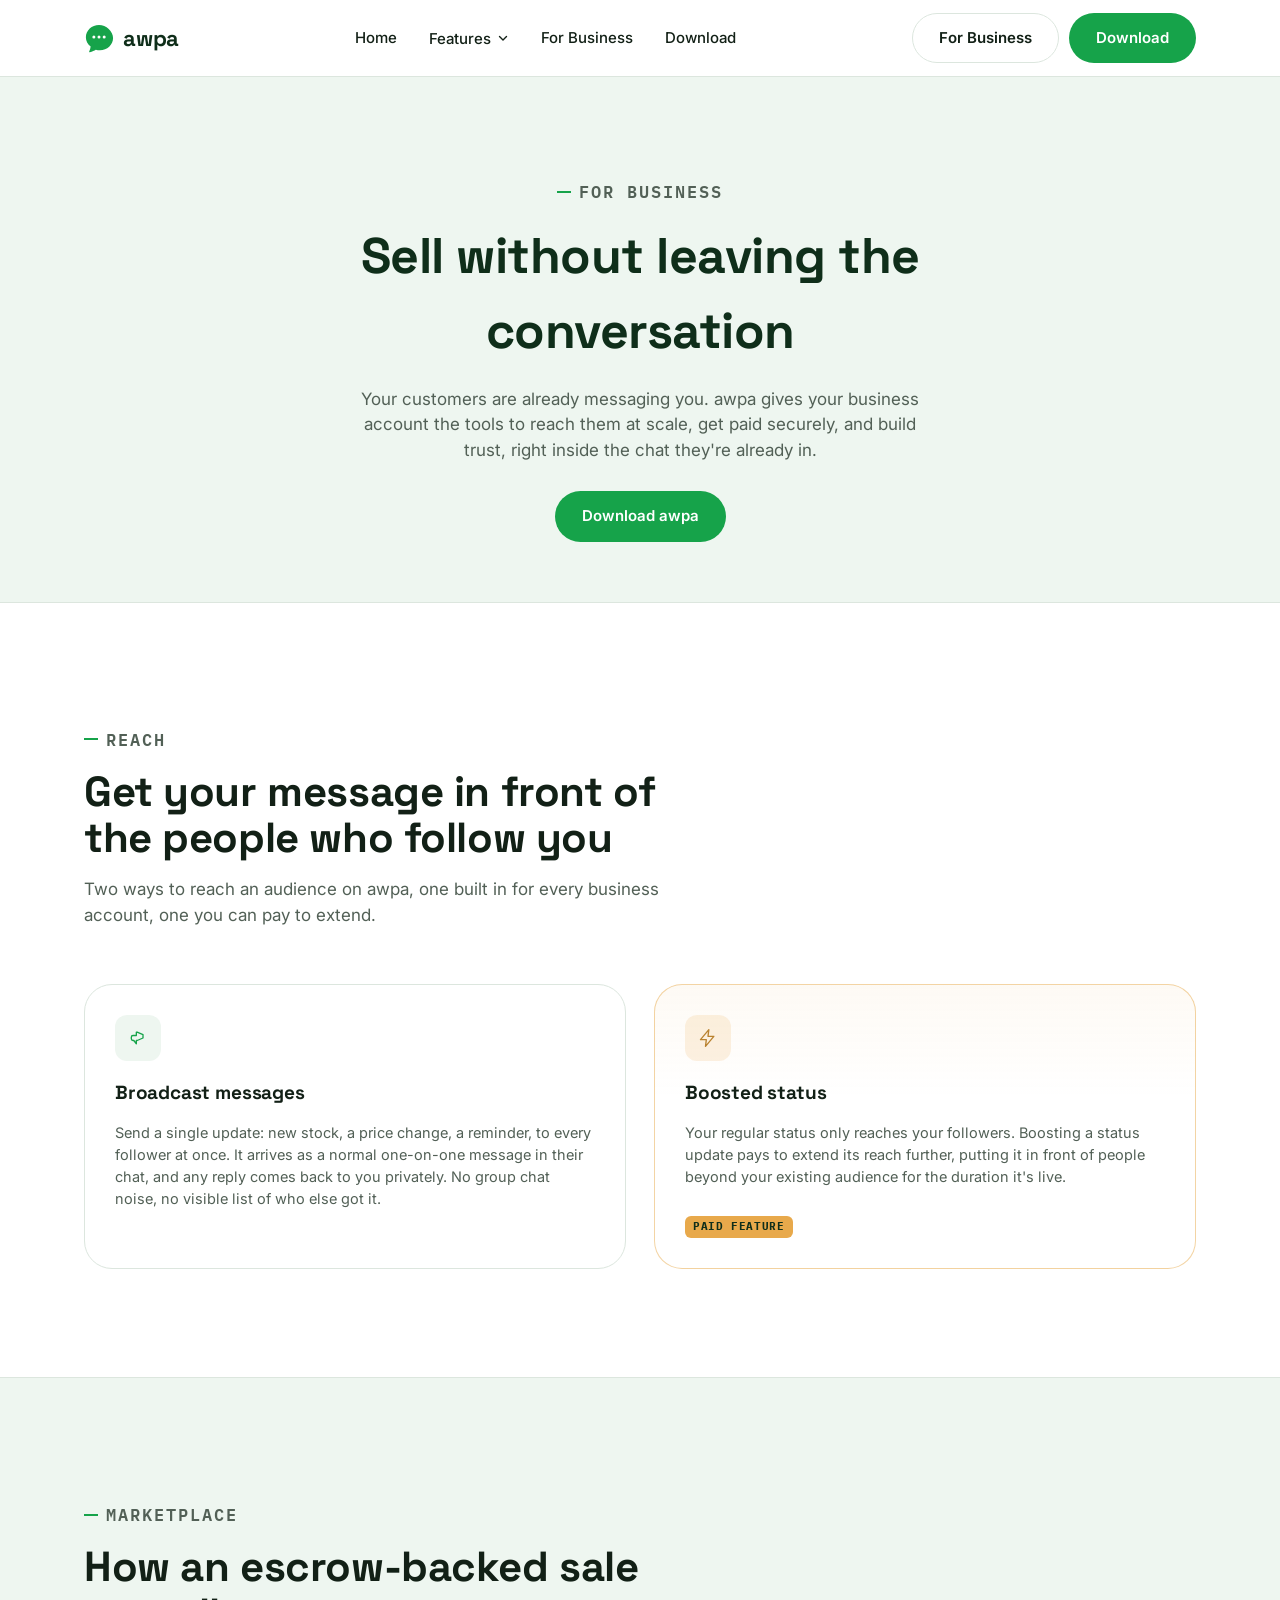
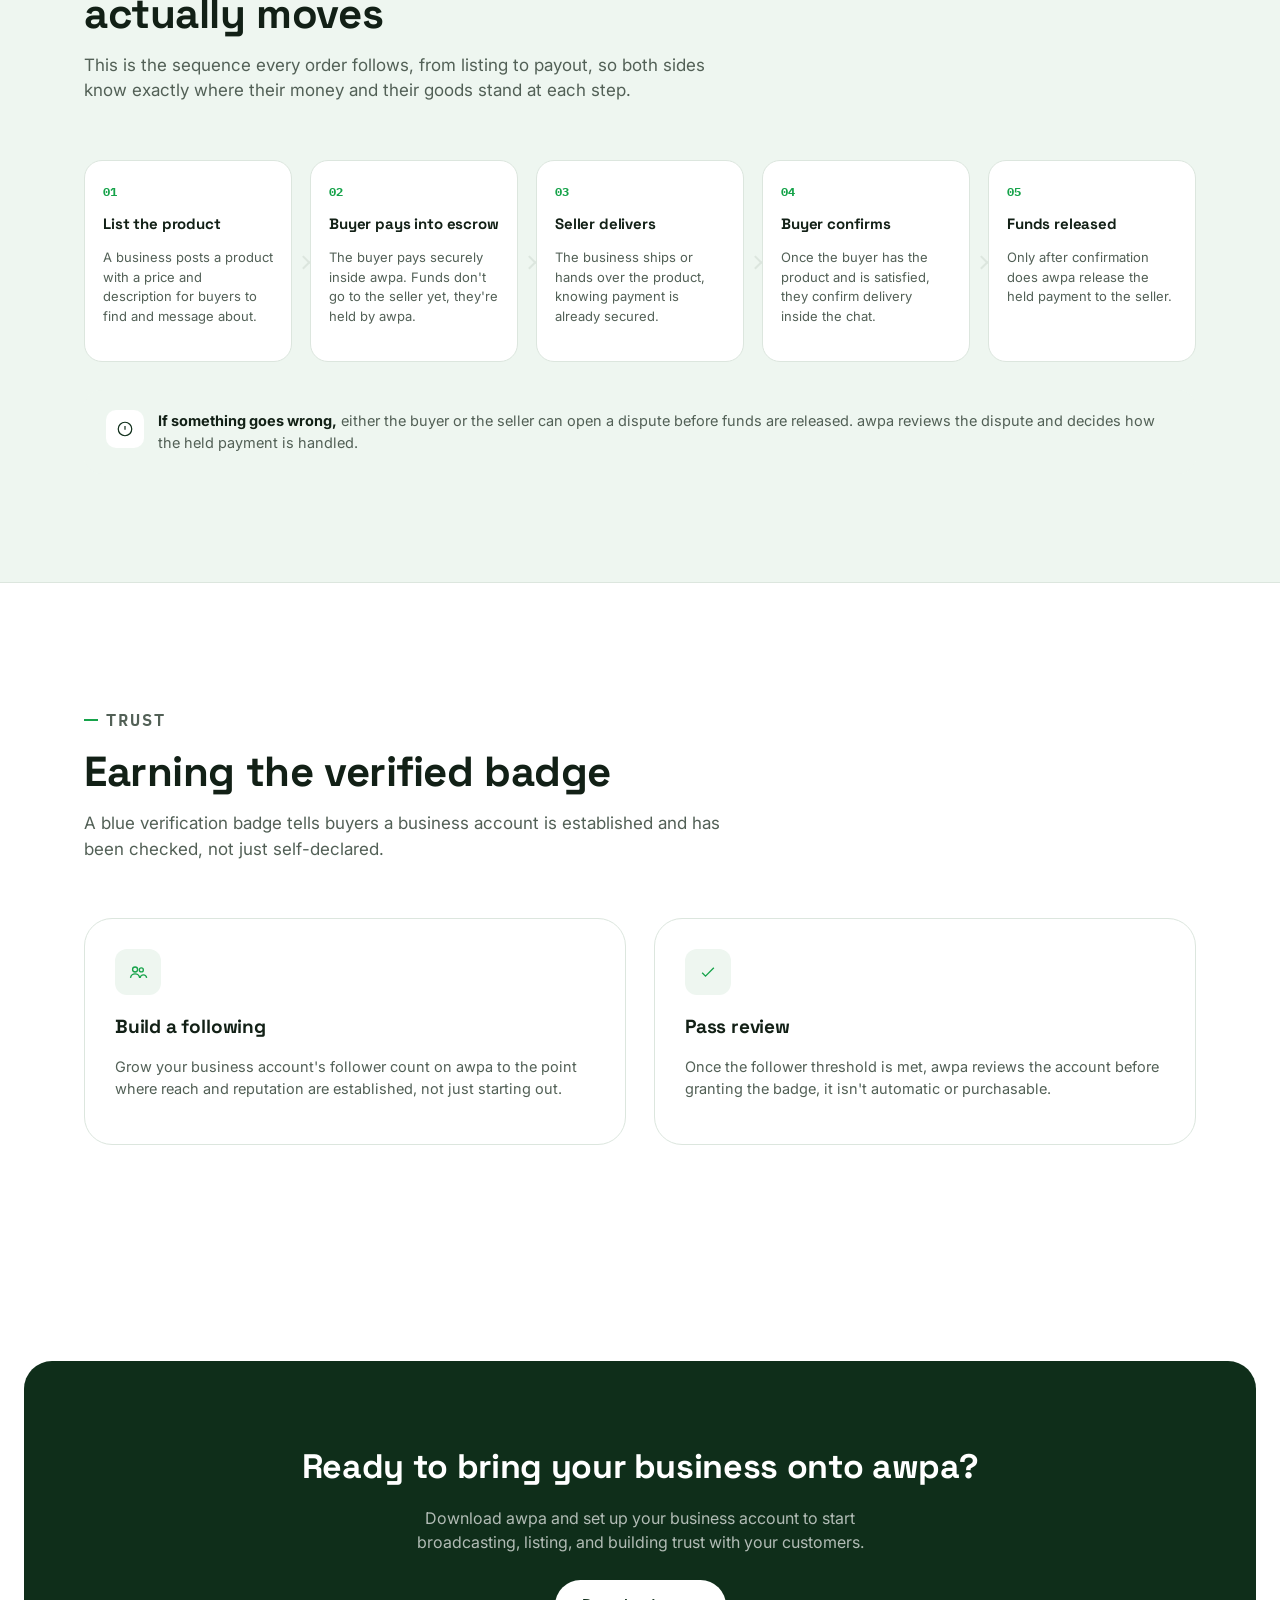
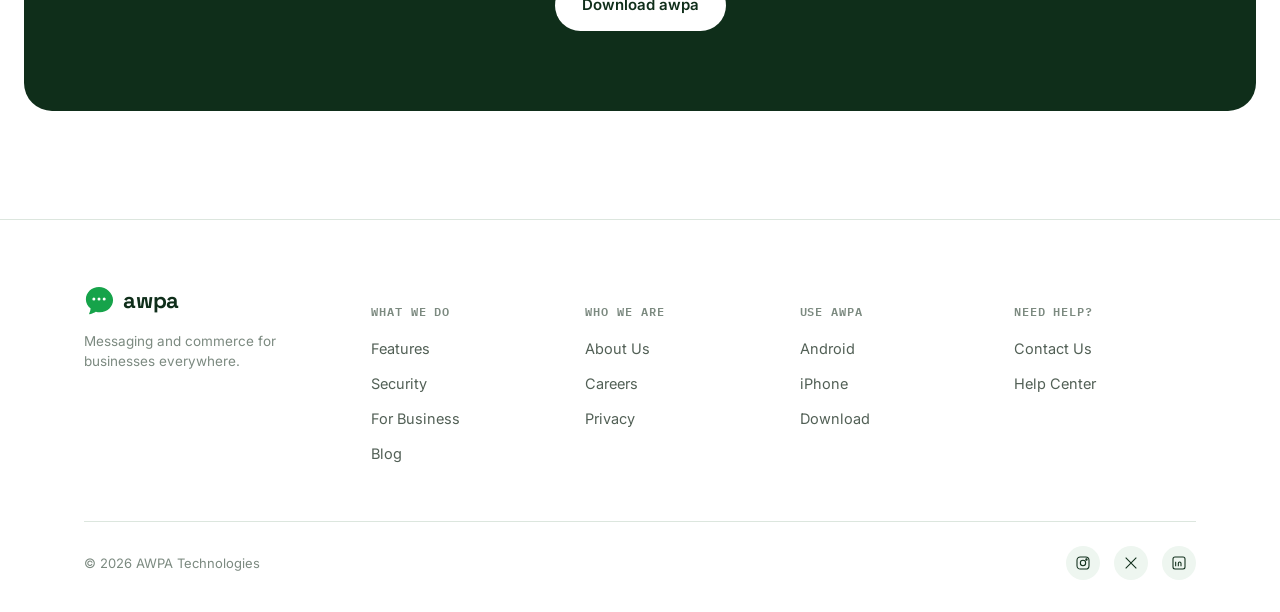
<file: for-business.html>
<!DOCTYPE html>
<html lang="en">
<head>
<meta charset="UTF-8">
<meta name="viewport" content="width=device-width, initial-scale=1.0">
<title>For Business | awpa</title>
<meta name="description" content="Broadcast to your followers, sell with escrow-backed payments, boost your reach, and earn a verified badge. awpa's tools for businesses.">
<meta name="theme-color" content="#16A34A">
<link rel="icon" href="favicon.svg" type="image/svg+xml">
<link rel="icon" href="favicon-32.png" sizes="32x32" type="image/png">
<link rel="apple-touch-icon" href="apple-touch-icon.png">
<link rel="canonical" href="https://awpa.app/for-business.html">
<meta property="og:type" content="website">
<meta property="og:site_name" content="awpa">
<meta property="og:title" content="For Business | awpa">
<meta property="og:description" content="Broadcast to your followers, sell with escrow-backed payments, boost your reach, and earn a verified badge.">
<meta property="og:url" content="https://awpa.app/for-business.html">
<meta property="og:image" content="https://awpa.app/og-image.jpg">
<meta name="twitter:card" content="summary_large_image">
<meta name="twitter:title" content="For Business | awpa">
<meta name="twitter:description" content="Broadcast to your followers, sell with escrow-backed payments, boost your reach, and earn a verified badge.">
<meta name="twitter:image" content="https://awpa.app/og-image.jpg">
<link rel="preconnect" href="https://fonts.googleapis.com">
<link rel="preconnect" href="https://fonts.gstatic.com" crossorigin>
<link href="https://fonts.googleapis.com/css2?family=Space+Grotesk:wght@500;600;700&family=Inter:wght@400;500;600;700&family=IBM+Plex+Mono:wght@500;600&display=swap" rel="stylesheet">
<link rel="stylesheet" href="css/tokens.css">
<link rel="stylesheet" href="css/header.css">
<link rel="stylesheet" href="css/features.css">
<link rel="stylesheet" href="css/business-footer.css">
<link rel="stylesheet" href="css/business-page.css">
</head>
<body>

<!-- ============ HEADER ============ -->
<header class="site-header">
  <div class="container">
    <a href="index.html" class="brand" aria-label="awpa home">
      <svg class="brand-mark" viewBox="0 0 32 32" fill="none" xmlns="http://www.w3.org/2000/svg">
        <path d="M16 2C8.27 2 2 7.85 2 15.1c0 4.05 1.98 7.67 5.09 10.06-.16 1.7-.68 3.6-1.55 5.15a.6.6 0 0 0 .68.87c2.6-.6 4.8-1.63 6.4-2.6 1.32.35 2.75.54 4.38.54 7.73 0 14-5.85 14-13.1S23.73 2 16 2Z" fill="#16A34A"/>
        <circle cx="10.5" cy="15" r="1.6" fill="#fff"/><circle cx="16" cy="15" r="1.6" fill="#fff"/><circle cx="21.5" cy="15" r="1.6" fill="#fff"/>
      </svg>
      <span class="brand-word">awpa</span>
    </a>

    <nav>
      <ul class="nav-main">
        <li><a href="index.html">Home</a></li>
        <li class="has-dropdown">
          <button aria-haspopup="true" aria-expanded="false">
            Features
            <svg class="chev" width="12" height="12" viewBox="0 0 12 12" fill="none"><path d="M2.5 4.5L6 8l3.5-3.5" stroke="currentColor" stroke-width="1.4" stroke-linecap="round" stroke-linejoin="round"/></svg>
          </button>
          <div class="dropdown" role="menu">
            <a href="index.html#messaging" role="menuitem"><span class="dd-ic"><svg width="17" height="17" viewBox="0 0 24 24" fill="none"><path d="M21 12c0 4.42-4.03 8-9 8-1.06 0-2.08-.16-3.02-.46L3 21l1.54-4.6A7.93 7.93 0 0 1 3 12c0-4.42 4.03-8 9-8s9 3.58 9 8Z" stroke="currentColor" stroke-width="1.6"/></svg></span><span><strong>Messaging</strong><span>Text, voice notes, media &amp; docs</span></span></a>
            <a href="index.html#calls" role="menuitem"><span class="dd-ic"><svg width="17" height="17" viewBox="0 0 24 24" fill="none"><path d="M6.6 10.8c1.4 2.8 3.8 5.1 6.6 6.6l2.2-2.2c.3-.3.7-.4 1-.2 1.1.4 2.3.6 3.6.6.6 0 1 .4 1 1V20c0 .6-.4 1-1 1C10.6 21 3 13.4 3 4c0-.6.4-1 1-1h3.5c.6 0 1 .4 1 1 0 1.2.2 2.4.6 3.6.1.4 0 .8-.2 1l-2.3 2.2Z" stroke="currentColor" stroke-width="1.6"/></svg></span><span><strong>Calls</strong><span>Voice &amp; video, minimize &amp; multitask</span></span></a>
            <a href="index.html#status" role="menuitem"><span class="dd-ic"><svg width="17" height="17" viewBox="0 0 24 24" fill="none"><circle cx="12" cy="12" r="8.5" stroke="currentColor" stroke-width="1.6"/><path d="M12 3.5v3M20.5 12h-3M12 20.5v-3M3.5 12h3" stroke="currentColor" stroke-width="1.6" stroke-linecap="round"/></svg></span><span><strong>Status</strong><span>Updates that last 24 hours, 3 days, or a week</span></span></a>
            <a href="index.html#groups" role="menuitem"><span class="dd-ic"><svg width="17" height="17" viewBox="0 0 24 24" fill="none"><circle cx="8.5" cy="9" r="3" stroke="currentColor" stroke-width="1.6"/><circle cx="16" cy="9.5" r="2.4" stroke="currentColor" stroke-width="1.6"/><path d="M3 19c.5-3 2.6-4.8 5.5-4.8S13.5 16 14 19M14.5 19c.4-2.2 1.9-3.6 4-3.6s3.5 1.3 3.9 3.6" stroke="currentColor" stroke-width="1.6" stroke-linecap="round"/></svg></span><span><strong>Groups</strong><span>Group chats &amp; business broadcasts</span></span></a>
            <a href="index.html#marketplace" role="menuitem"><span class="dd-ic"><svg width="17" height="17" viewBox="0 0 24 24" fill="none"><path d="M4 8.5 5.5 4h13L20 8.5M4 8.5h16M4 8.5V19a1 1 0 0 0 1 1h14a1 1 0 0 0 1-1V8.5M9 12a3 3 0 0 0 6 0" stroke="currentColor" stroke-width="1.6" stroke-linecap="round" stroke-linejoin="round"/></svg></span><span><strong>Marketplace</strong><span>List, sell &amp; pay with escrow</span></span></a>
            <a href="index.html#security" role="menuitem"><span class="dd-ic"><svg width="17" height="17" viewBox="0 0 24 24" fill="none"><rect x="5" y="11" width="14" height="9" rx="2" stroke="currentColor" stroke-width="1.6"/><path d="M8 11V8a4 4 0 1 1 8 0v3" stroke="currentColor" stroke-width="1.6"/></svg></span><span><strong>Security</strong><span>Messages sent securely</span></span></a>
          </div>
        </li>
        <li><a href="for-business.html">For Business</a></li>
        <li><a href="download.html">Download</a></li>
      </ul>
    </nav>

    <div class="nav-actions">
      <a href="for-business.html" class="btn btn-outline">For Business</a>
      <a href="download.html" class="btn btn-primary">Download</a>
      <button class="nav-toggle" aria-label="Toggle menu" aria-expanded="false">
        <svg viewBox="0 0 24 24" fill="none"><path d="M3 6h18M3 12h18M3 18h18" stroke="currentColor" stroke-width="2" stroke-linecap="round"/></svg>
      </button>
    </div>
  </div>
</header>

<!-- ============ BUSINESS HERO ============ -->
<section class="biz-hero">
  <div class="container">
    <p class="eyebrow">For business</p>
    <h1>Sell without leaving the conversation</h1>
    <p>Your customers are already messaging you. awpa gives your business account the tools to reach them at scale, get paid securely, and build trust, right inside the chat they're already in.</p>
    <a href="download.html" class="btn btn-primary">Download awpa</a>
  </div>
</section>

<!-- ============ BROADCAST + BOOSTED (split) ============ -->
<section class="section reveal">
  <div class="container">
    <div class="section-head">
      <p class="eyebrow">Reach</p>
      <h2>Get your message in front of the people who follow you</h2>
      <p>Two ways to reach an audience on awpa, one built in for every business account, one you can pay to extend.</p>
    </div>
    <div class="split">
      <div class="split-card">
        <div class="ic"><svg width="20" height="20" viewBox="0 0 24 24" fill="none" stroke="currentColor" stroke-width="1.6"><path d="M4 11v2a2 2 0 0 0 2 2h1l3 4v-4h1l7-3V8l-7-3h-1v4H6a2 2 0 0 0-2 2Z" stroke-linejoin="round"/></svg></div>
        <h4>Broadcast messages</h4>
        <p>Send a single update: new stock, a price change, a reminder, to every follower at once. It arrives as a normal one-on-one message in their chat, and any reply comes back to you privately. No group chat noise, no visible list of who else got it.</p>
      </div>
      <div class="split-card gold">
        <div class="ic"><svg width="20" height="20" viewBox="0 0 24 24" fill="none" stroke="currentColor" stroke-width="1.6"><path d="M13 2 3 14h7l-1 8 10-12h-7l1-8Z" stroke-linejoin="round"/></svg></div>
        <h4>Boosted status</h4>
        <p>Your regular status only reaches your followers. Boosting a status update pays to extend its reach further, putting it in front of people beyond your existing audience for the duration it's live.</p>
        <span class="paid-flag">Paid feature</span>
      </div>
    </div>
  </div>
</section>

<!-- ============ ESCROW FLOW (real sequence, numbering earned) ============ -->
<section class="section reveal" style="background:var(--mist); border-top:1px solid var(--mist-line); border-bottom:1px solid var(--mist-line);">
  <div class="container">
    <div class="section-head">
      <p class="eyebrow">Marketplace</p>
      <h2>How an escrow-backed sale actually moves</h2>
      <p>This is the sequence every order follows, from listing to payout, so both sides know exactly where their money and their goods stand at each step.</p>
    </div>
    <div class="flow">
      <div class="flow-step">
        <div class="num">01</div>
        <h4>List the product</h4>
        <p>A business posts a product with a price and description for buyers to find and message about.</p>
      </div>
      <div class="flow-step">
        <div class="num">02</div>
        <h4>Buyer pays into escrow</h4>
        <p>The buyer pays securely inside awpa. Funds don't go to the seller yet, they're held by awpa.</p>
      </div>
      <div class="flow-step">
        <div class="num">03</div>
        <h4>Seller delivers</h4>
        <p>The business ships or hands over the product, knowing payment is already secured.</p>
      </div>
      <div class="flow-step">
        <div class="num">04</div>
        <h4>Buyer confirms</h4>
        <p>Once the buyer has the product and is satisfied, they confirm delivery inside the chat.</p>
      </div>
      <div class="flow-step">
        <div class="num">05</div>
        <h4>Funds released</h4>
        <p>Only after confirmation does awpa release the held payment to the seller.</p>
      </div>
    </div>
    <div class="dispute-note">
      <span class="ic"><svg width="18" height="18" viewBox="0 0 24 24" fill="none" stroke="currentColor" stroke-width="1.6"><circle cx="12" cy="12" r="9"/><path d="M12 8v5M12 16h.01"/></svg></span>
      <p><strong>If something goes wrong,</strong> either the buyer or the seller can open a dispute before funds are released. awpa reviews the dispute and decides how the held payment is handled.</p>
    </div>
  </div>
</section>

<!-- ============ VERIFICATION ============ -->
<section class="section reveal">
  <div class="container">
    <div class="section-head">
      <p class="eyebrow">Trust</p>
      <h2>Earning the verified badge</h2>
      <p>A blue verification badge tells buyers a business account is established and has been checked, not just self-declared.</p>
    </div>
    <div class="split">
      <div class="split-card">
        <div class="ic"><svg width="20" height="20" viewBox="0 0 24 24" fill="none" stroke="currentColor" stroke-width="1.6"><circle cx="8.5" cy="9" r="3"/><circle cx="16" cy="9.5" r="2.4"/><path d="M3 19c.5-3 2.6-4.8 5.5-4.8S13.5 16 14 19M14.5 19c.4-2.2 1.9-3.6 4-3.6s3.5 1.3 3.9 3.6"/></svg></div>
        <h4>Build a following</h4>
        <p>Grow your business account's follower count on awpa to the point where reach and reputation are established, not just starting out.</p>
      </div>
      <div class="split-card">
        <div class="ic"><svg width="20" height="20" viewBox="0 0 24 24" fill="none" stroke="currentColor" stroke-width="1.6"><path d="M5 13l4 4L19 7"/></svg></div>
        <h4>Pass review</h4>
        <p>Once the follower threshold is met, awpa reviews the account before granting the badge, it isn't automatic or purchasable.</p>
      </div>
    </div>
  </div>
</section>

<!-- ============ CTA ============ -->
<section class="section">
  <div class="cta-band">
    <h2>Ready to bring your business onto awpa?</h2>
    <p>Download awpa and set up your business account to start broadcasting, listing, and building trust with your customers.</p>
    <a href="download.html" class="btn btn-on-dark">Download awpa</a>
  </div>
</section>

<!-- ============ FOOTER ============ -->
<footer class="site-footer">
  <div class="container">
    <div class="footer-grid">
      <div class="footer-brand">
        <a href="index.html" class="brand">
          <svg class="brand-mark" viewBox="0 0 32 32" fill="none" xmlns="http://www.w3.org/2000/svg">
            <path d="M16 2C8.27 2 2 7.85 2 15.1c0 4.05 1.98 7.67 5.09 10.06-.16 1.7-.68 3.6-1.55 5.15a.6.6 0 0 0 .68.87c2.6-.6 4.8-1.63 6.4-2.6 1.32.35 2.75.54 4.38.54 7.73 0 14-5.85 14-13.1S23.73 2 16 2Z" fill="#16A34A"/>
            <circle cx="10.5" cy="15" r="1.6" fill="#fff"/><circle cx="16" cy="15" r="1.6" fill="#fff"/><circle cx="21.5" cy="15" r="1.6" fill="#fff"/>
          </svg>
          <span class="brand-word">awpa</span>
        </a>
        <p>Messaging and commerce for businesses everywhere.</p>
      </div>
      <div class="footer-col">
        <h5>What we do</h5>
        <ul>
          <li><a href="index.html#messaging">Features</a></li>
          <li><a href="index.html#security">Security</a></li>
          <li><a href="for-business.html">For Business</a></li>
          <li><a href="blog.html">Blog</a></li>
        </ul>
      </div>
      <div class="footer-col">
        <h5>Who we are</h5>
        <ul>
          <li><a href="about.html">About Us</a></li>
          <li><a href="careers.html">Careers</a></li>
          <li><a href="privacy.html">Privacy</a></li>
        </ul>
      </div>
      <div class="footer-col">
        <h5>Use awpa</h5>
        <ul>
          <li><a href="android.html">Android</a></li>
          <li><a href="iphone.html">iPhone</a></li>
          <li><a href="download.html">Download</a></li>
        </ul>
      </div>
      <div class="footer-col">
        <h5>Need help?</h5>
        <ul>
          <li><a href="contact.html">Contact Us</a></li>
          <li><a href="help-center.html">Help Center</a></li>
        </ul>
      </div>
    </div>
    <div class="footer-bottom">
      <span>© 2026 AWPA Technologies</span>
      <div class="socials">
        <a href="#" aria-label="Instagram"><svg width="16" height="16" viewBox="0 0 24 24" fill="none" stroke="currentColor" stroke-width="1.6"><rect x="3" y="3" width="18" height="18" rx="5"/><circle cx="12" cy="12" r="4"/><circle cx="17.2" cy="6.8" r="1"/></svg></a>
        <a href="#" aria-label="X"><svg width="16" height="16" viewBox="0 0 24 24" fill="none" stroke="currentColor" stroke-width="1.6"><path d="M4 4l16 16M20 4 4 20"/></svg></a>
        <a href="#" aria-label="LinkedIn"><svg width="16" height="16" viewBox="0 0 24 24" fill="none" stroke="currentColor" stroke-width="1.6"><rect x="3" y="3" width="18" height="18" rx="3"/><path d="M7 10v7M7 7v.01M11 17v-4.5a2 2 0 0 1 4 0V17M11 12.5V17"/></svg></a>
      </div>
    </div>
  </div>
</footer>

<script src="js/main.js"></script>
</body>
</html>
</file>
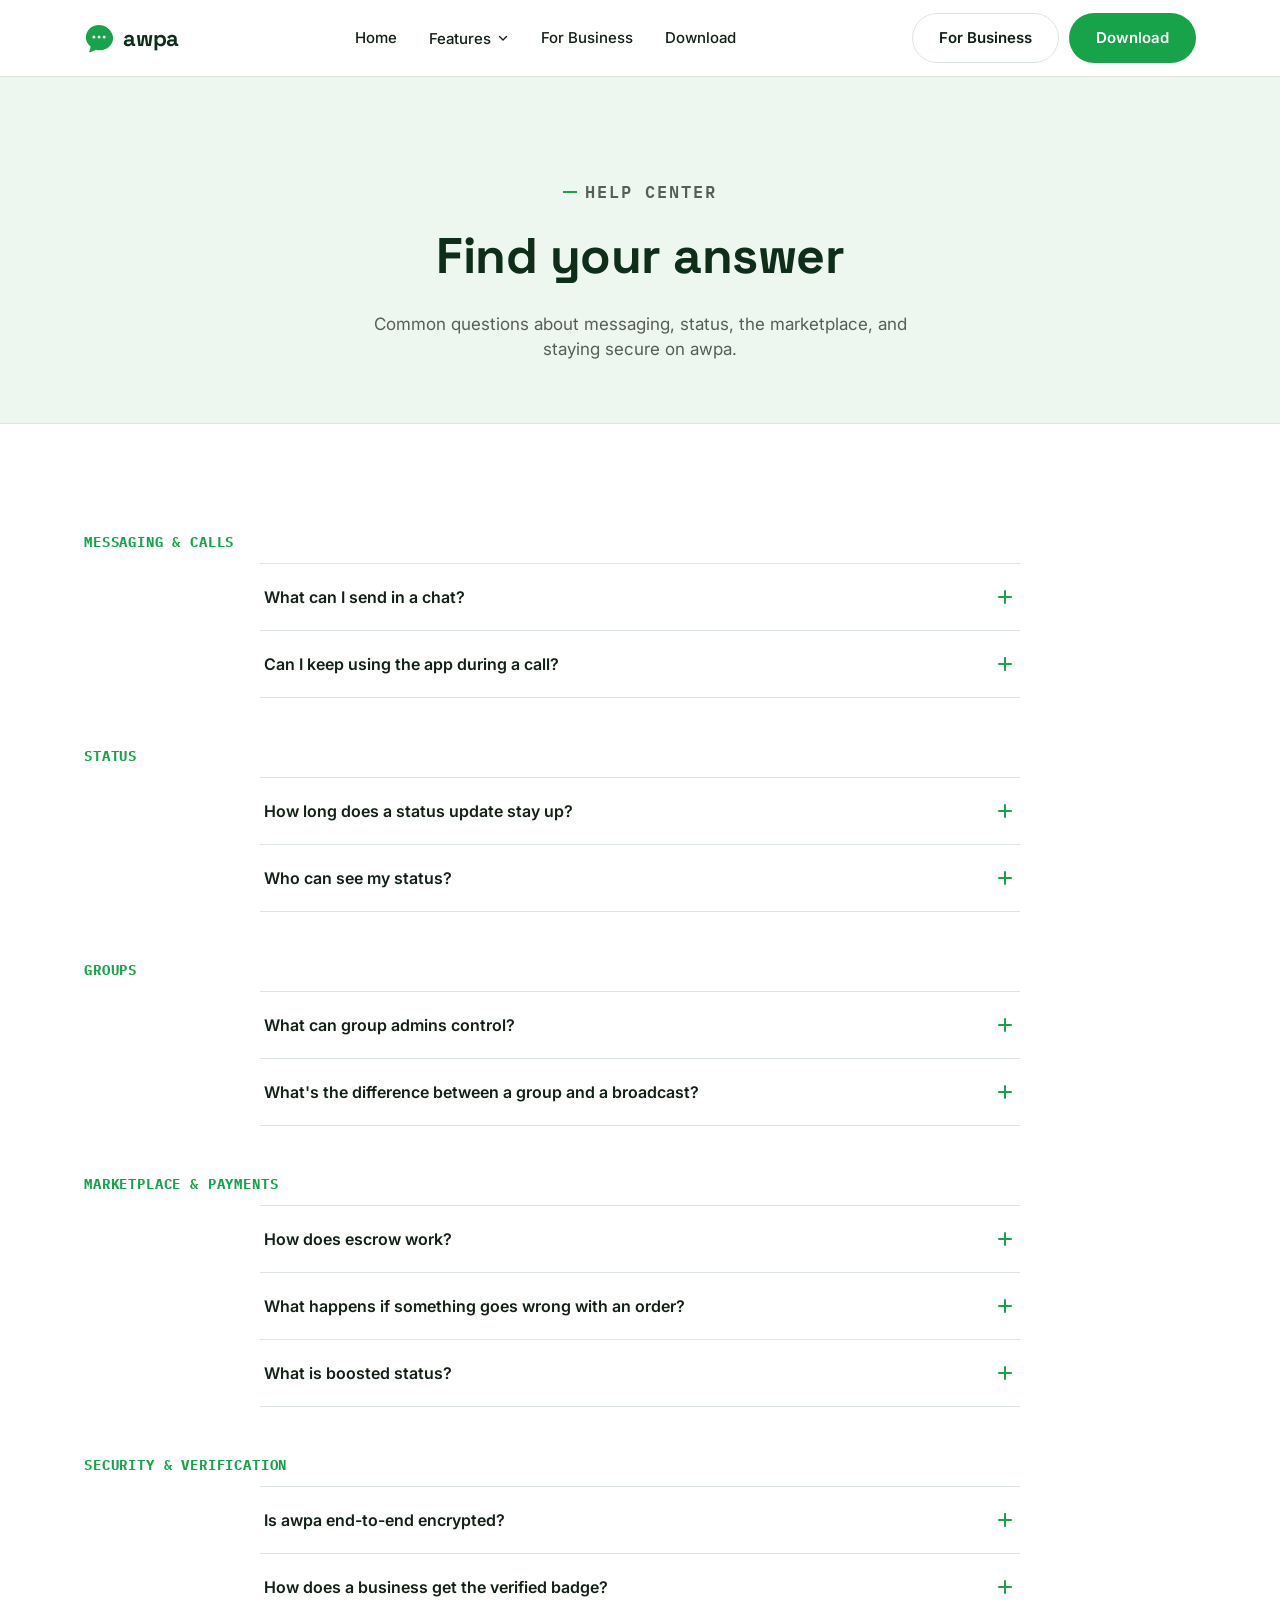
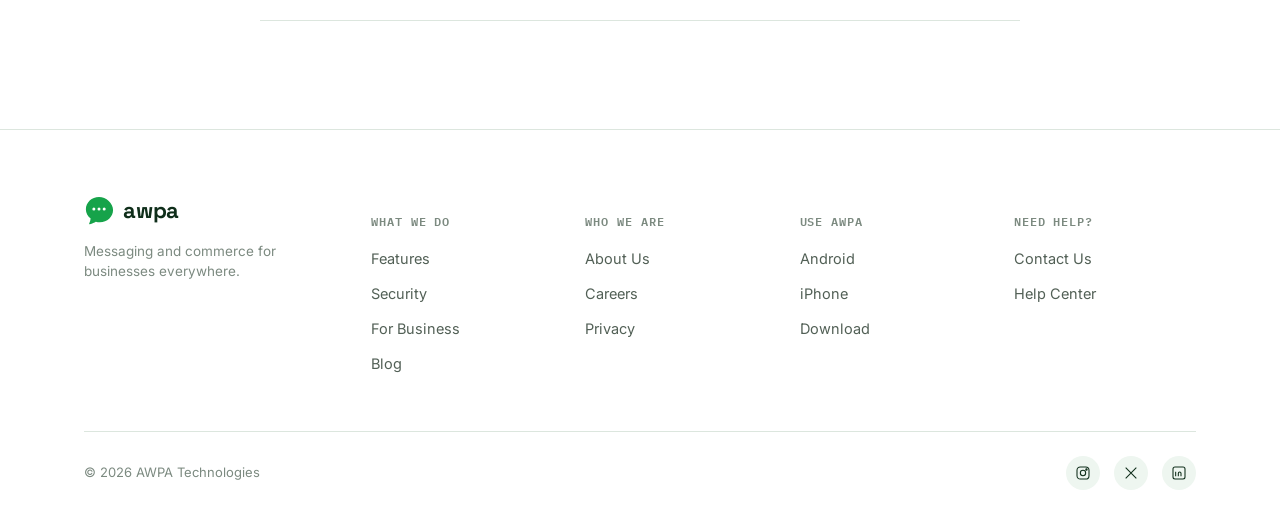
<file: help-center.html>
<!DOCTYPE html>
<html lang="en">
<head>
<meta charset="UTF-8">
<meta name="viewport" content="width=device-width, initial-scale=1.0">
<title>Help Center | awpa</title>
<meta name="description" content="Answers to common questions about messaging, status, the marketplace, and security on awpa.">
<meta name="theme-color" content="#16A34A">
<link rel="icon" href="favicon.svg" type="image/svg+xml">
<link rel="icon" href="favicon-32.png" sizes="32x32" type="image/png">
<link rel="apple-touch-icon" href="apple-touch-icon.png">
<link rel="canonical" href="https://awpa.app/help-center.html">
<meta property="og:type" content="website">
<meta property="og:site_name" content="awpa">
<meta property="og:title" content="Help Center | awpa">
<meta property="og:description" content="Answers to common questions about messaging, status, the marketplace, and security on awpa.">
<meta property="og:url" content="https://awpa.app/help-center.html">
<meta property="og:image" content="https://awpa.app/og-image.jpg">
<meta name="twitter:card" content="summary_large_image">
<meta name="twitter:title" content="Help Center | awpa">
<meta name="twitter:description" content="Answers to common questions about messaging, status, the marketplace, and security on awpa.">
<meta name="twitter:image" content="https://awpa.app/og-image.jpg">
<link rel="preconnect" href="https://fonts.googleapis.com">
<link rel="preconnect" href="https://fonts.gstatic.com" crossorigin>
<link href="https://fonts.googleapis.com/css2?family=Space+Grotesk:wght@500;600;700&family=Inter:wght@400;500;600;700&family=IBM+Plex+Mono:wght@500;600&display=swap" rel="stylesheet">
<link rel="stylesheet" href="css/tokens.css">
<link rel="stylesheet" href="css/header.css">
<link rel="stylesheet" href="css/features.css">
<link rel="stylesheet" href="css/business-footer.css">
<link rel="stylesheet" href="css/business-page.css">
<link rel="stylesheet" href="css/content-page.css">
</head>
<body>

<header class="site-header">
  <div class="container">
    <a href="index.html" class="brand" aria-label="awpa home">
      <svg class="brand-mark" viewBox="0 0 32 32" fill="none" xmlns="http://www.w3.org/2000/svg">
        <path d="M16 2C8.27 2 2 7.85 2 15.1c0 4.05 1.98 7.67 5.09 10.06-.16 1.7-.68 3.6-1.55 5.15a.6.6 0 0 0 .68.87c2.6-.6 4.8-1.63 6.4-2.6 1.32.35 2.75.54 4.38.54 7.73 0 14-5.85 14-13.1S23.73 2 16 2Z" fill="#16A34A"/>
        <circle cx="10.5" cy="15" r="1.6" fill="#fff"/><circle cx="16" cy="15" r="1.6" fill="#fff"/><circle cx="21.5" cy="15" r="1.6" fill="#fff"/>
      </svg>
      <span class="brand-word">awpa</span>
    </a>

    <nav>
      <ul class="nav-main">
        <li><a href="index.html">Home</a></li>
        <li class="has-dropdown">
          <button aria-haspopup="true" aria-expanded="false">
            Features
            <svg class="chev" width="12" height="12" viewBox="0 0 12 12" fill="none"><path d="M2.5 4.5L6 8l3.5-3.5" stroke="currentColor" stroke-width="1.4" stroke-linecap="round" stroke-linejoin="round"/></svg>
          </button>
          <div class="dropdown" role="menu">
            <a href="index.html#messaging" role="menuitem"><span class="dd-ic"><svg width="17" height="17" viewBox="0 0 24 24" fill="none"><path d="M21 12c0 4.42-4.03 8-9 8-1.06 0-2.08-.16-3.02-.46L3 21l1.54-4.6A7.93 7.93 0 0 1 3 12c0-4.42 4.03-8 9-8s9 3.58 9 8Z" stroke="currentColor" stroke-width="1.6"/></svg></span><span><strong>Messaging</strong><span>Text, voice notes, media &amp; docs</span></span></a>
            <a href="index.html#calls" role="menuitem"><span class="dd-ic"><svg width="17" height="17" viewBox="0 0 24 24" fill="none"><path d="M6.6 10.8c1.4 2.8 3.8 5.1 6.6 6.6l2.2-2.2c.3-.3.7-.4 1-.2 1.1.4 2.3.6 3.6.6.6 0 1 .4 1 1V20c0 .6-.4 1-1 1C10.6 21 3 13.4 3 4c0-.6.4-1 1-1h3.5c.6 0 1 .4 1 1 0 1.2.2 2.4.6 3.6.1.4 0 .8-.2 1l-2.3 2.2Z" stroke="currentColor" stroke-width="1.6"/></svg></span><span><strong>Calls</strong><span>Voice &amp; video, minimize &amp; multitask</span></span></a>
            <a href="index.html#status" role="menuitem"><span class="dd-ic"><svg width="17" height="17" viewBox="0 0 24 24" fill="none"><circle cx="12" cy="12" r="8.5" stroke="currentColor" stroke-width="1.6"/><path d="M12 3.5v3M20.5 12h-3M12 20.5v-3M3.5 12h3" stroke="currentColor" stroke-width="1.6" stroke-linecap="round"/></svg></span><span><strong>Status</strong><span>Updates that last 24 hours, 3 days, or a week</span></span></a>
            <a href="index.html#groups" role="menuitem"><span class="dd-ic"><svg width="17" height="17" viewBox="0 0 24 24" fill="none"><circle cx="8.5" cy="9" r="3" stroke="currentColor" stroke-width="1.6"/><circle cx="16" cy="9.5" r="2.4" stroke="currentColor" stroke-width="1.6"/><path d="M3 19c.5-3 2.6-4.8 5.5-4.8S13.5 16 14 19M14.5 19c.4-2.2 1.9-3.6 4-3.6s3.5 1.3 3.9 3.6" stroke="currentColor" stroke-width="1.6" stroke-linecap="round"/></svg></span><span><strong>Groups</strong><span>Group chats &amp; business broadcasts</span></span></a>
            <a href="index.html#marketplace" role="menuitem"><span class="dd-ic"><svg width="17" height="17" viewBox="0 0 24 24" fill="none"><path d="M4 8.5 5.5 4h13L20 8.5M4 8.5h16M4 8.5V19a1 1 0 0 0 1 1h14a1 1 0 0 0 1-1V8.5M9 12a3 3 0 0 0 6 0" stroke="currentColor" stroke-width="1.6" stroke-linecap="round" stroke-linejoin="round"/></svg></span><span><strong>Marketplace</strong><span>List, sell &amp; pay with escrow</span></span></a>
            <a href="index.html#security" role="menuitem"><span class="dd-ic"><svg width="17" height="17" viewBox="0 0 24 24" fill="none"><rect x="5" y="11" width="14" height="9" rx="2" stroke="currentColor" stroke-width="1.6"/><path d="M8 11V8a4 4 0 1 1 8 0v3" stroke="currentColor" stroke-width="1.6"/></svg></span><span><strong>Security</strong><span>Messages sent securely</span></span></a>
          </div>
        </li>
        <li><a href="for-business.html">For Business</a></li>
        <li><a href="download.html">Download</a></li>
      </ul>
    </nav>

    <div class="nav-actions">
      <a href="for-business.html" class="btn btn-outline">For Business</a>
      <a href="download.html" class="btn btn-primary">Download</a>
      <button class="nav-toggle" aria-label="Toggle menu" aria-expanded="false">
        <svg viewBox="0 0 24 24" fill="none"><path d="M3 6h18M3 12h18M3 18h18" stroke="currentColor" stroke-width="2" stroke-linecap="round"/></svg>
      </button>
    </div>
  </div>
</header>


<section class="biz-hero">
  <div class="container">
    <p class="eyebrow">Help center</p>
    <h1>Find your answer</h1>
    <p>Common questions about messaging, status, the marketplace, and staying secure on awpa.</p>
  </div>
</section>

<section class="section">
  <div class="container">
    <div class="faq-groups">

      <div class="faq-group">
        <h3>Messaging &amp; calls</h3>
        <div class="faq-list">
<div class="faq-item"><button class="faq-q" type="button"><span>What can I send in a chat?</span><span class="plus"></span></button><div class="faq-a"><p>Text, voice notes, photos, videos, and documents, all sent instantly. You can also react to a message, reply directly to it, or forward it to someone else.</p></div></div><div class="faq-item"><button class="faq-q" type="button"><span>Can I keep using the app during a call?</span><span class="plus"></span></button><div class="faq-a"><p>Yes. You can minimize an active voice or video call and keep browsing or messaging without hanging up.</p></div></div>
        </div>
      </div>

      <div class="faq-group">
        <h3>Status</h3>
        <div class="faq-list">
<div class="faq-item"><button class="faq-q" type="button"><span>How long does a status update stay up?</span><span class="plus"></span></button><div class="faq-a"><p>You choose: the standard 24 hours, or you can extend it to 3 days or a full week.</p></div></div><div class="faq-item"><button class="faq-q" type="button"><span>Who can see my status?</span><span class="plus"></span></button><div class="faq-a"><p>You control this. A status can be visible to your full contact list, or only to the specific people you choose.</p></div></div>
        </div>
      </div>

      <div class="faq-group">
        <h3>Groups</h3>
        <div class="faq-list">
<div class="faq-item"><button class="faq-q" type="button"><span>What can group admins control?</span><span class="plus"></span></button><div class="faq-a"><p>Admins can manage who can post in a group and who can be added, keeping the conversation on track.</p></div></div><div class="faq-item"><button class="faq-q" type="button"><span>What's the difference between a group and a broadcast?</span><span class="plus"></span></button><div class="faq-a"><p>A group is a shared conversation where everyone can see and reply to each other. A broadcast is one-way: a business sends a single update to every follower, and each reply comes back to the business privately, not into a shared thread.</p></div></div>
        </div>
      </div>

      <div class="faq-group">
        <h3>Marketplace &amp; payments</h3>
        <div class="faq-list">
<div class="faq-item"><button class="faq-q" type="button"><span>How does escrow work?</span><span class="plus"></span></button><div class="faq-a"><p>When a buyer pays for a listed product, the payment is held by awpa rather than sent straight to the seller. It's only released to the seller once the buyer confirms the product was delivered.</p></div></div><div class="faq-item"><button class="faq-q" type="button"><span>What happens if something goes wrong with an order?</span><span class="plus"></span></button><div class="faq-a"><p>Either the buyer or the seller can open a dispute before the held payment is released. awpa reviews the dispute and decides how the payment is handled.</p></div></div><div class="faq-item"><button class="faq-q" type="button"><span>What is boosted status?</span><span class="plus"></span></button><div class="faq-a"><p>It's a paid option that extends a status update's reach beyond your existing followers for as long as the update is live.</p></div></div>
        </div>
      </div>

      <div class="faq-group">
        <h3>Security &amp; verification</h3>
        <div class="faq-list">
<div class="faq-item"><button class="faq-q" type="button"><span>Is awpa end-to-end encrypted?</span><span class="plus"></span></button><div class="faq-a"><p>Not yet. Messages travel over a secure, encrypted connection between your device and our servers, which protects them from interception in transit, but this isn't the same as end-to-end encryption. We want to be exact about that distinction.</p></div></div><div class="faq-item"><button class="faq-q" type="button"><span>How does a business get the verified badge?</span><span class="plus"></span></button><div class="faq-a"><p>Once a business account passes a certain follower threshold, awpa reviews the account before granting the badge. It isn't automatic and it can't be purchased.</p></div></div>
        </div>
      </div>

    </div>
  </div>
</section>

<script>
document.querySelectorAll('.faq-q').forEach(function(btn){
  btn.addEventListener('click', function(){
    btn.closest('.faq-item').classList.toggle('open');
  });
});
</script>


<footer class="site-footer">
  <div class="container">
    <div class="footer-grid">
      <div class="footer-brand">
        <a href="index.html" class="brand">
          <svg class="brand-mark" viewBox="0 0 32 32" fill="none" xmlns="http://www.w3.org/2000/svg">
            <path d="M16 2C8.27 2 2 7.85 2 15.1c0 4.05 1.98 7.67 5.09 10.06-.16 1.7-.68 3.6-1.55 5.15a.6.6 0 0 0 .68.87c2.6-.6 4.8-1.63 6.4-2.6 1.32.35 2.75.54 4.38.54 7.73 0 14-5.85 14-13.1S23.73 2 16 2Z" fill="#16A34A"/>
            <circle cx="10.5" cy="15" r="1.6" fill="#fff"/><circle cx="16" cy="15" r="1.6" fill="#fff"/><circle cx="21.5" cy="15" r="1.6" fill="#fff"/>
          </svg>
          <span class="brand-word">awpa</span>
        </a>
        <p>Messaging and commerce for businesses everywhere.</p>
      </div>
      <div class="footer-col">
        <h5>What we do</h5>
        <ul>
          <li><a href="index.html#messaging">Features</a></li>
          <li><a href="index.html#security">Security</a></li>
          <li><a href="for-business.html">For Business</a></li>
          <li><a href="blog.html">Blog</a></li>
        </ul>
      </div>
      <div class="footer-col">
        <h5>Who we are</h5>
        <ul>
          <li><a href="about.html">About Us</a></li>
          <li><a href="careers.html">Careers</a></li>
          <li><a href="privacy.html">Privacy</a></li>
        </ul>
      </div>
      <div class="footer-col">
        <h5>Use awpa</h5>
        <ul>
          <li><a href="android.html">Android</a></li>
          <li><a href="iphone.html">iPhone</a></li>
          <li><a href="download.html">Download</a></li>
        </ul>
      </div>
      <div class="footer-col">
        <h5>Need help?</h5>
        <ul>
          <li><a href="contact.html">Contact Us</a></li>
          <li><a href="help-center.html">Help Center</a></li>
        </ul>
      </div>
    </div>
    <div class="footer-bottom">
      <span>© 2026 AWPA Technologies</span>
      <div class="socials">
        <a href="#" aria-label="Instagram"><svg width="16" height="16" viewBox="0 0 24 24" fill="none" stroke="currentColor" stroke-width="1.6"><rect x="3" y="3" width="18" height="18" rx="5"/><circle cx="12" cy="12" r="4"/><circle cx="17.2" cy="6.8" r="1"/></svg></a>
        <a href="#" aria-label="X"><svg width="16" height="16" viewBox="0 0 24 24" fill="none" stroke="currentColor" stroke-width="1.6"><path d="M4 4l16 16M20 4 4 20"/></svg></a>
        <a href="#" aria-label="LinkedIn"><svg width="16" height="16" viewBox="0 0 24 24" fill="none" stroke="currentColor" stroke-width="1.6"><rect x="3" y="3" width="18" height="18" rx="3"/><path d="M7 10v7M7 7v.01M11 17v-4.5a2 2 0 0 1 4 0V17M11 12.5V17"/></svg></a>
      </div>
    </div>
  </div>
</footer>

<script src="js/main.js"></script>
</body>
</html>
</file>
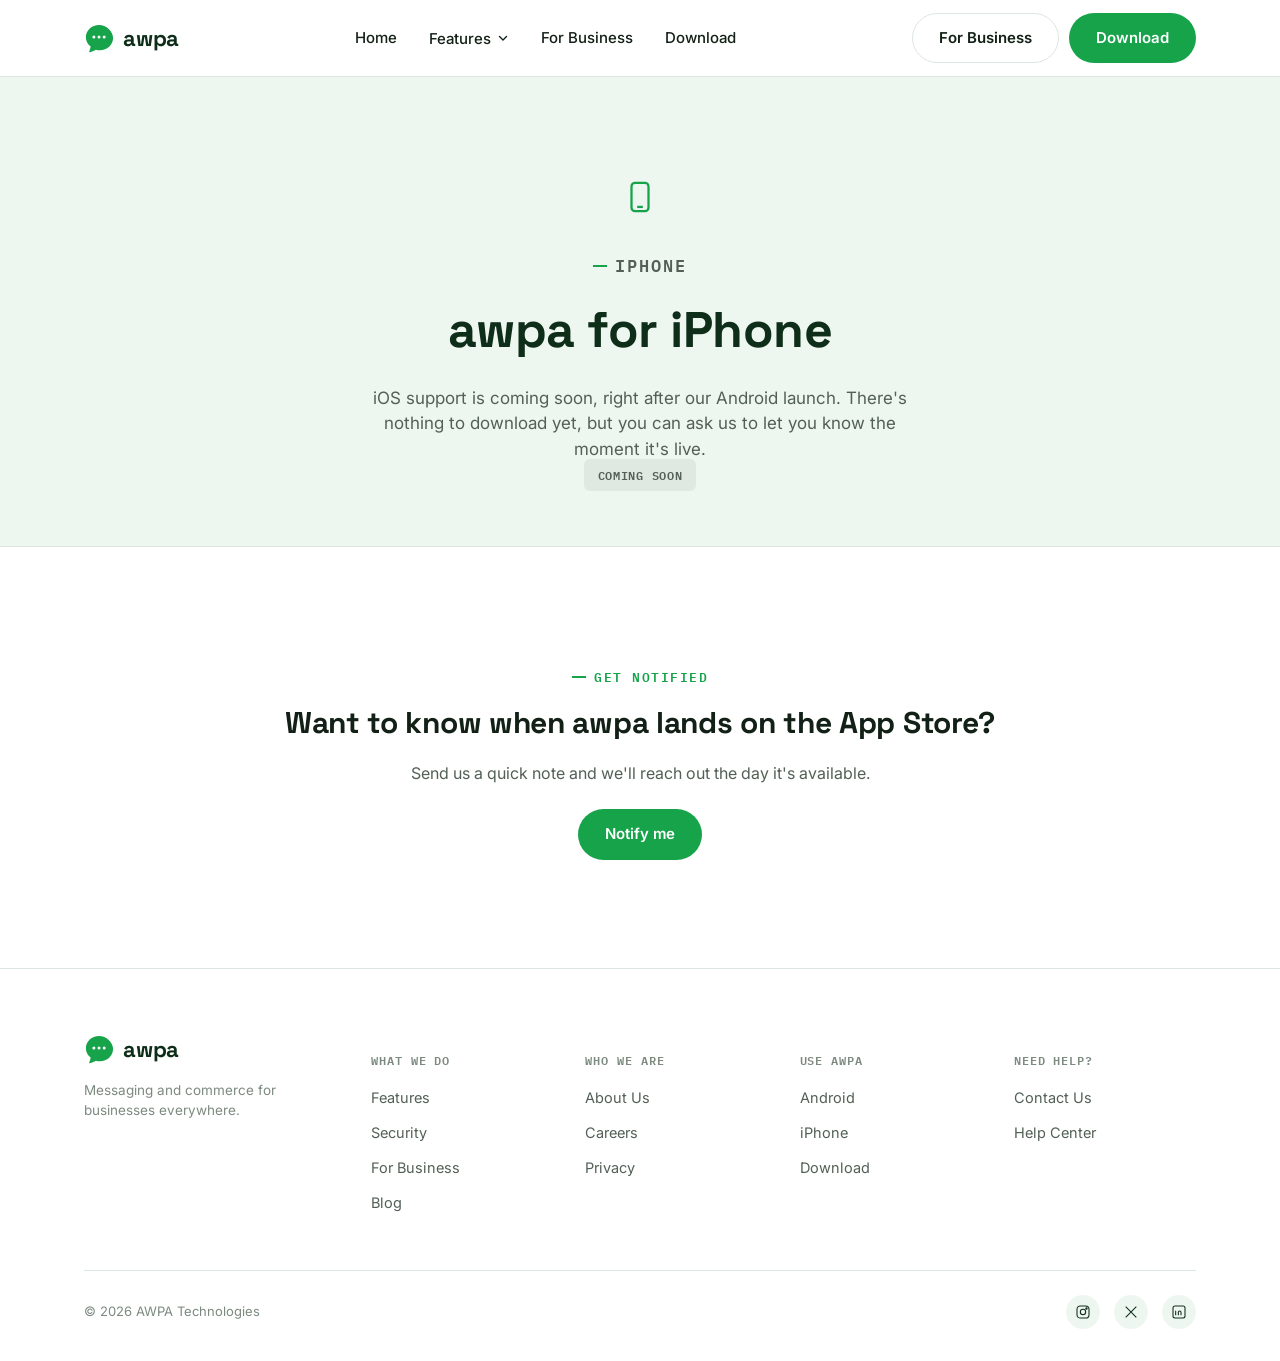
<file: iphone.html>
<!DOCTYPE html>
<html lang="en">
<head>
<meta charset="UTF-8">
<meta name="viewport" content="width=device-width, initial-scale=1.0">
<title>awpa for iPhone | awpa</title>
<meta name="description" content="iOS support on awpa is coming soon. Ask to be notified the moment it launches.">
<meta name="theme-color" content="#16A34A">
<link rel="icon" href="favicon.svg" type="image/svg+xml">
<link rel="icon" href="favicon-32.png" sizes="32x32" type="image/png">
<link rel="apple-touch-icon" href="apple-touch-icon.png">
<link rel="canonical" href="https://awpa.app/iphone.html">
<meta property="og:type" content="website">
<meta property="og:site_name" content="awpa">
<meta property="og:title" content="awpa for iPhone | awpa">
<meta property="og:description" content="iOS support on awpa is coming soon. Ask to be notified the moment it launches.">
<meta property="og:url" content="https://awpa.app/iphone.html">
<meta property="og:image" content="https://awpa.app/og-image.jpg">
<meta name="twitter:card" content="summary_large_image">
<meta name="twitter:title" content="awpa for iPhone | awpa">
<meta name="twitter:description" content="iOS support on awpa is coming soon. Ask to be notified the moment it launches.">
<meta name="twitter:image" content="https://awpa.app/og-image.jpg">
<link rel="preconnect" href="https://fonts.googleapis.com">
<link rel="preconnect" href="https://fonts.gstatic.com" crossorigin>
<link href="https://fonts.googleapis.com/css2?family=Space+Grotesk:wght@500;600;700&family=Inter:wght@400;500;600;700&family=IBM+Plex+Mono:wght@500;600&display=swap" rel="stylesheet">
<link rel="stylesheet" href="css/tokens.css">
<link rel="stylesheet" href="css/header.css">
<link rel="stylesheet" href="css/features.css">
<link rel="stylesheet" href="css/business-footer.css">
<link rel="stylesheet" href="css/business-page.css">
<link rel="stylesheet" href="css/content-page.css">
</head>
<body>

<header class="site-header">
  <div class="container">
    <a href="index.html" class="brand" aria-label="awpa home">
      <svg class="brand-mark" viewBox="0 0 32 32" fill="none" xmlns="http://www.w3.org/2000/svg">
        <path d="M16 2C8.27 2 2 7.85 2 15.1c0 4.05 1.98 7.67 5.09 10.06-.16 1.7-.68 3.6-1.55 5.15a.6.6 0 0 0 .68.87c2.6-.6 4.8-1.63 6.4-2.6 1.32.35 2.75.54 4.38.54 7.73 0 14-5.85 14-13.1S23.73 2 16 2Z" fill="#16A34A"/>
        <circle cx="10.5" cy="15" r="1.6" fill="#fff"/><circle cx="16" cy="15" r="1.6" fill="#fff"/><circle cx="21.5" cy="15" r="1.6" fill="#fff"/>
      </svg>
      <span class="brand-word">awpa</span>
    </a>

    <nav>
      <ul class="nav-main">
        <li><a href="index.html">Home</a></li>
        <li class="has-dropdown">
          <button aria-haspopup="true" aria-expanded="false">
            Features
            <svg class="chev" width="12" height="12" viewBox="0 0 12 12" fill="none"><path d="M2.5 4.5L6 8l3.5-3.5" stroke="currentColor" stroke-width="1.4" stroke-linecap="round" stroke-linejoin="round"/></svg>
          </button>
          <div class="dropdown" role="menu">
            <a href="index.html#messaging" role="menuitem"><span class="dd-ic"><svg width="17" height="17" viewBox="0 0 24 24" fill="none"><path d="M21 12c0 4.42-4.03 8-9 8-1.06 0-2.08-.16-3.02-.46L3 21l1.54-4.6A7.93 7.93 0 0 1 3 12c0-4.42 4.03-8 9-8s9 3.58 9 8Z" stroke="currentColor" stroke-width="1.6"/></svg></span><span><strong>Messaging</strong><span>Text, voice notes, media &amp; docs</span></span></a>
            <a href="index.html#calls" role="menuitem"><span class="dd-ic"><svg width="17" height="17" viewBox="0 0 24 24" fill="none"><path d="M6.6 10.8c1.4 2.8 3.8 5.1 6.6 6.6l2.2-2.2c.3-.3.7-.4 1-.2 1.1.4 2.3.6 3.6.6.6 0 1 .4 1 1V20c0 .6-.4 1-1 1C10.6 21 3 13.4 3 4c0-.6.4-1 1-1h3.5c.6 0 1 .4 1 1 0 1.2.2 2.4.6 3.6.1.4 0 .8-.2 1l-2.3 2.2Z" stroke="currentColor" stroke-width="1.6"/></svg></span><span><strong>Calls</strong><span>Voice &amp; video, minimize &amp; multitask</span></span></a>
            <a href="index.html#status" role="menuitem"><span class="dd-ic"><svg width="17" height="17" viewBox="0 0 24 24" fill="none"><circle cx="12" cy="12" r="8.5" stroke="currentColor" stroke-width="1.6"/><path d="M12 3.5v3M20.5 12h-3M12 20.5v-3M3.5 12h3" stroke="currentColor" stroke-width="1.6" stroke-linecap="round"/></svg></span><span><strong>Status</strong><span>Updates that last 24 hours, 3 days, or a week</span></span></a>
            <a href="index.html#groups" role="menuitem"><span class="dd-ic"><svg width="17" height="17" viewBox="0 0 24 24" fill="none"><circle cx="8.5" cy="9" r="3" stroke="currentColor" stroke-width="1.6"/><circle cx="16" cy="9.5" r="2.4" stroke="currentColor" stroke-width="1.6"/><path d="M3 19c.5-3 2.6-4.8 5.5-4.8S13.5 16 14 19M14.5 19c.4-2.2 1.9-3.6 4-3.6s3.5 1.3 3.9 3.6" stroke="currentColor" stroke-width="1.6" stroke-linecap="round"/></svg></span><span><strong>Groups</strong><span>Group chats &amp; business broadcasts</span></span></a>
            <a href="index.html#marketplace" role="menuitem"><span class="dd-ic"><svg width="17" height="17" viewBox="0 0 24 24" fill="none"><path d="M4 8.5 5.5 4h13L20 8.5M4 8.5h16M4 8.5V19a1 1 0 0 0 1 1h14a1 1 0 0 0 1-1V8.5M9 12a3 3 0 0 0 6 0" stroke="currentColor" stroke-width="1.6" stroke-linecap="round" stroke-linejoin="round"/></svg></span><span><strong>Marketplace</strong><span>List, sell &amp; pay with escrow</span></span></a>
            <a href="index.html#security" role="menuitem"><span class="dd-ic"><svg width="17" height="17" viewBox="0 0 24 24" fill="none"><rect x="5" y="11" width="14" height="9" rx="2" stroke="currentColor" stroke-width="1.6"/><path d="M8 11V8a4 4 0 1 1 8 0v3" stroke="currentColor" stroke-width="1.6"/></svg></span><span><strong>Security</strong><span>Messages sent securely</span></span></a>
          </div>
        </li>
        <li><a href="for-business.html">For Business</a></li>
        <li><a href="download.html">Download</a></li>
      </ul>
    </nav>

    <div class="nav-actions">
      <a href="for-business.html" class="btn btn-outline">For Business</a>
      <a href="download.html" class="btn btn-primary">Download</a>
      <button class="nav-toggle" aria-label="Toggle menu" aria-expanded="false">
        <svg viewBox="0 0 24 24" fill="none"><path d="M3 6h18M3 12h18M3 18h18" stroke="currentColor" stroke-width="2" stroke-linecap="round"/></svg>
      </button>
    </div>
  </div>
</header>


<section class="biz-hero">
  <div class="container">
    <div class="platform-hero-icon">
      <svg width="34" height="34" viewBox="0 0 24 24" fill="none" stroke="currentColor" stroke-width="1.6"><rect x="6" y="2" width="12" height="20" rx="2.5"/><path d="M10 19h4"/></svg>
    </div>
    <p class="eyebrow">iPhone</p>
    <h1>awpa for iPhone</h1>
    <p>iOS support is coming soon, right after our Android launch. There's nothing to download yet, but you can ask us to let you know the moment it's live.</p>
    <span class="tag-soon" style="font-size:12px; padding:6px 14px;">Coming soon</span>
  </div>
</section>

<section class="section" style="text-align:center;">
  <div class="container">
    <p class="eyebrow" style="justify-content:center;">Get notified</p>
    <h2 style="margin-top:14px; font-size:clamp(22px,2.8vw,30px);">Want to know when awpa lands on the App Store?</h2>
    <p style="color:var(--ink-soft); max-width:460px; margin:16px auto 0;">Send us a quick note and we'll reach out the day it's available.</p>
    <a href="mailto:notify@awpa.app?subject=Notify%20me%20for%20iOS%20launch" class="btn btn-primary" style="margin-top:24px;">Notify me</a>
  </div>
</section>


<footer class="site-footer">
  <div class="container">
    <div class="footer-grid">
      <div class="footer-brand">
        <a href="index.html" class="brand">
          <svg class="brand-mark" viewBox="0 0 32 32" fill="none" xmlns="http://www.w3.org/2000/svg">
            <path d="M16 2C8.27 2 2 7.85 2 15.1c0 4.05 1.98 7.67 5.09 10.06-.16 1.7-.68 3.6-1.55 5.15a.6.6 0 0 0 .68.87c2.6-.6 4.8-1.63 6.4-2.6 1.32.35 2.75.54 4.38.54 7.73 0 14-5.85 14-13.1S23.73 2 16 2Z" fill="#16A34A"/>
            <circle cx="10.5" cy="15" r="1.6" fill="#fff"/><circle cx="16" cy="15" r="1.6" fill="#fff"/><circle cx="21.5" cy="15" r="1.6" fill="#fff"/>
          </svg>
          <span class="brand-word">awpa</span>
        </a>
        <p>Messaging and commerce for businesses everywhere.</p>
      </div>
      <div class="footer-col">
        <h5>What we do</h5>
        <ul>
          <li><a href="index.html#messaging">Features</a></li>
          <li><a href="index.html#security">Security</a></li>
          <li><a href="for-business.html">For Business</a></li>
          <li><a href="blog.html">Blog</a></li>
        </ul>
      </div>
      <div class="footer-col">
        <h5>Who we are</h5>
        <ul>
          <li><a href="about.html">About Us</a></li>
          <li><a href="careers.html">Careers</a></li>
          <li><a href="privacy.html">Privacy</a></li>
        </ul>
      </div>
      <div class="footer-col">
        <h5>Use awpa</h5>
        <ul>
          <li><a href="android.html">Android</a></li>
          <li><a href="iphone.html">iPhone</a></li>
          <li><a href="download.html">Download</a></li>
        </ul>
      </div>
      <div class="footer-col">
        <h5>Need help?</h5>
        <ul>
          <li><a href="contact.html">Contact Us</a></li>
          <li><a href="help-center.html">Help Center</a></li>
        </ul>
      </div>
    </div>
    <div class="footer-bottom">
      <span>© 2026 AWPA Technologies</span>
      <div class="socials">
        <a href="#" aria-label="Instagram"><svg width="16" height="16" viewBox="0 0 24 24" fill="none" stroke="currentColor" stroke-width="1.6"><rect x="3" y="3" width="18" height="18" rx="5"/><circle cx="12" cy="12" r="4"/><circle cx="17.2" cy="6.8" r="1"/></svg></a>
        <a href="#" aria-label="X"><svg width="16" height="16" viewBox="0 0 24 24" fill="none" stroke="currentColor" stroke-width="1.6"><path d="M4 4l16 16M20 4 4 20"/></svg></a>
        <a href="#" aria-label="LinkedIn"><svg width="16" height="16" viewBox="0 0 24 24" fill="none" stroke="currentColor" stroke-width="1.6"><rect x="3" y="3" width="18" height="18" rx="3"/><path d="M7 10v7M7 7v.01M11 17v-4.5a2 2 0 0 1 4 0V17M11 12.5V17"/></svg></a>
      </div>
    </div>
  </div>
</footer>

<script src="js/main.js"></script>
</body>
</html>
</file>
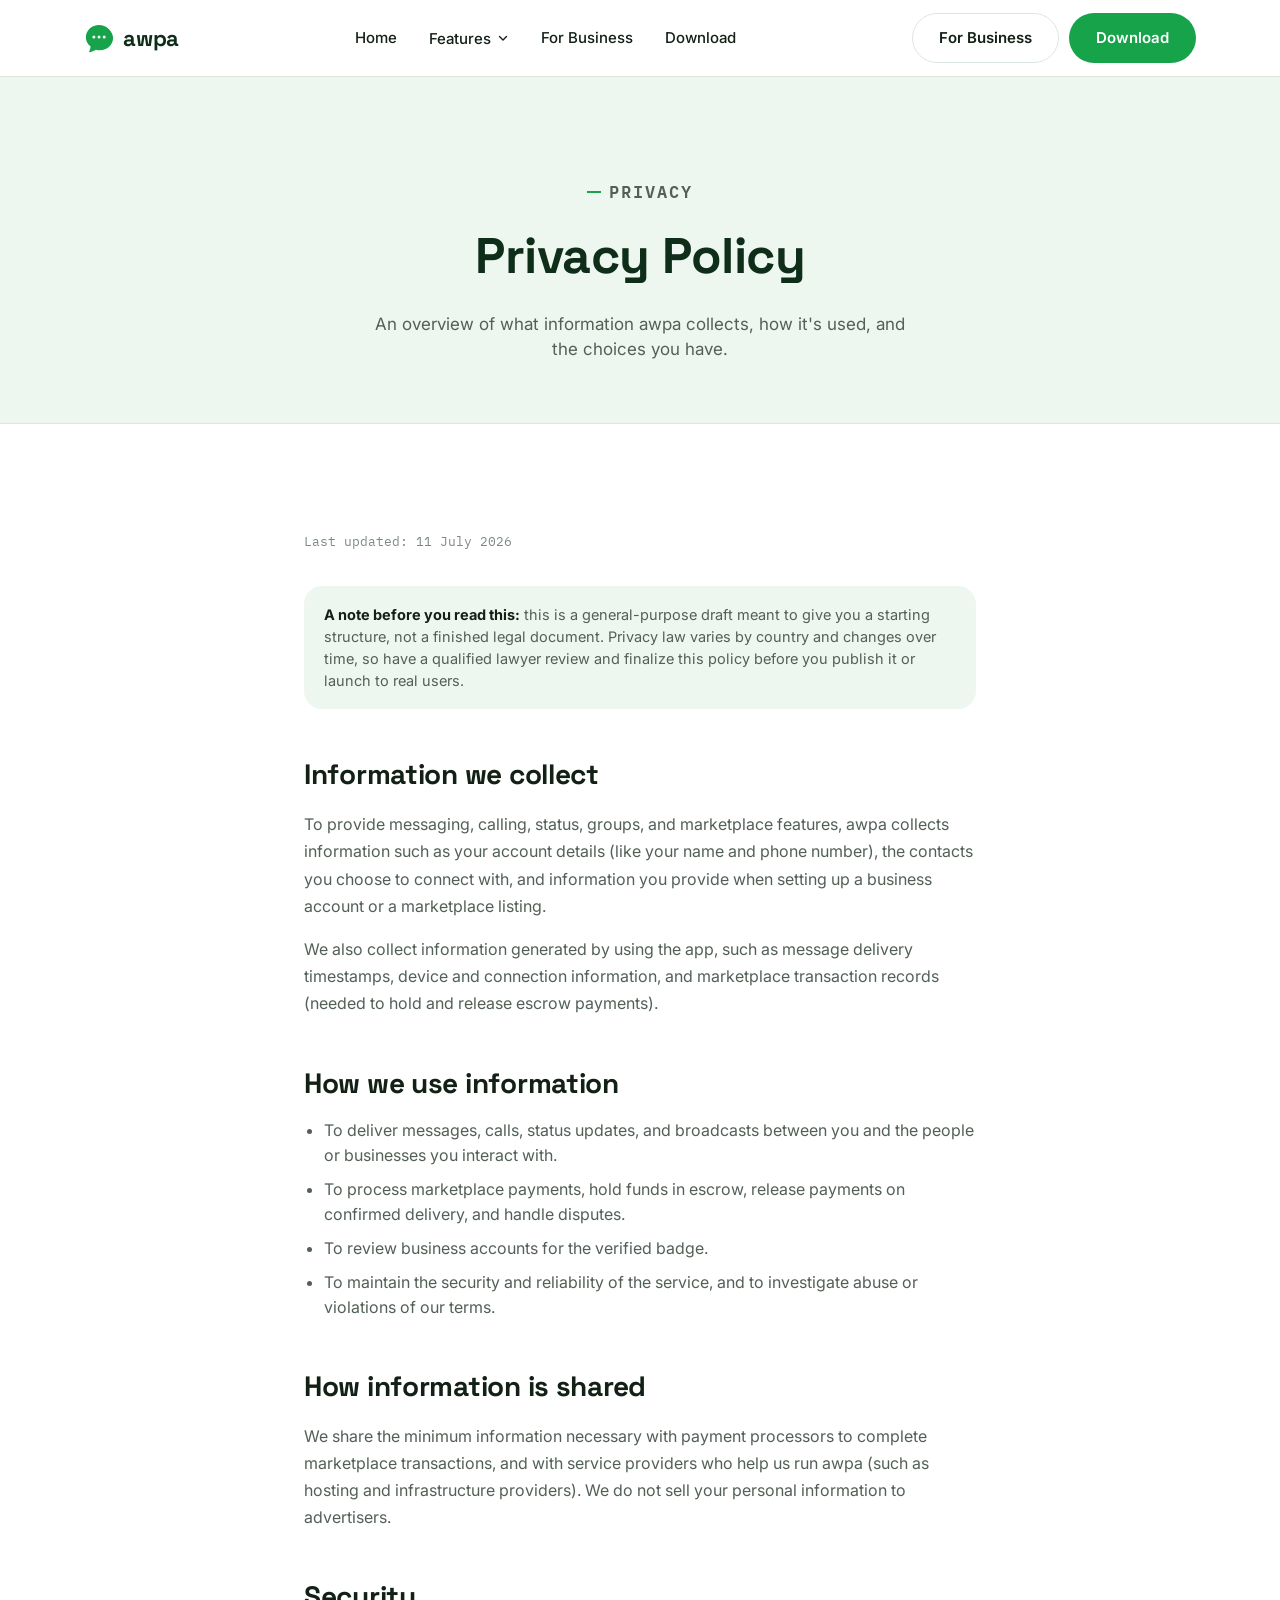
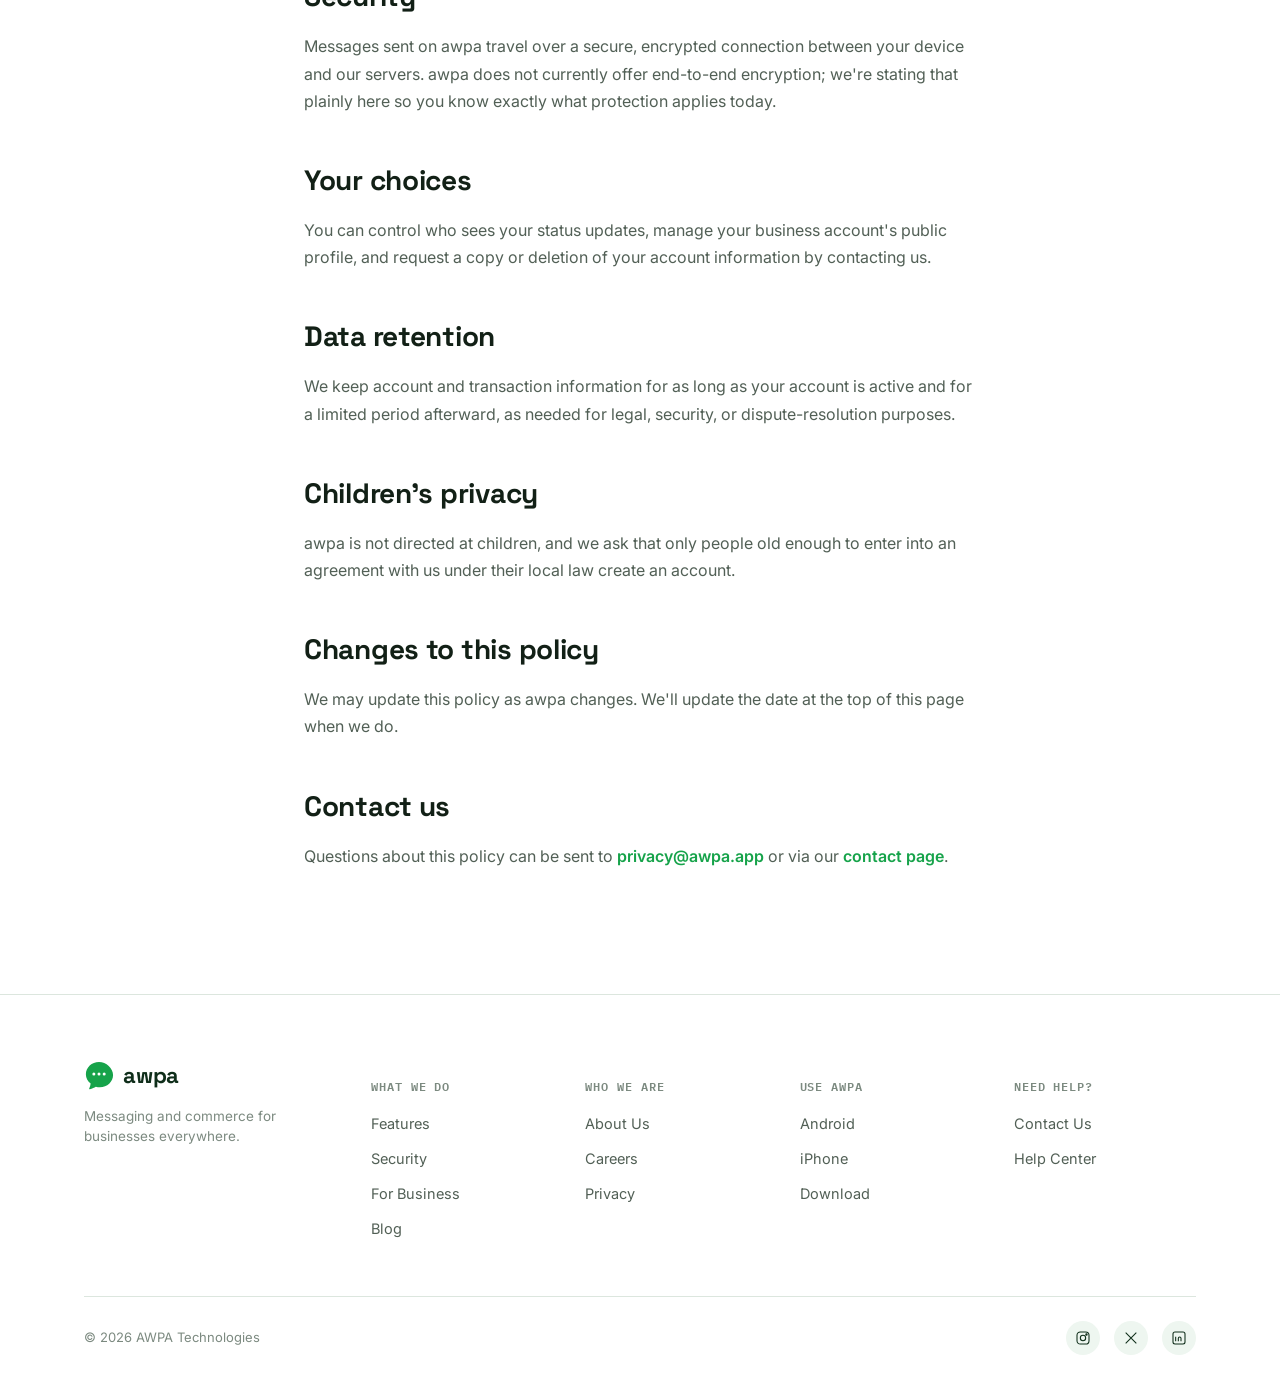
<file: privacy.html>
<!DOCTYPE html>
<html lang="en">
<head>
<meta charset="UTF-8">
<meta name="viewport" content="width=device-width, initial-scale=1.0">
<title>Privacy | awpa</title>
<meta name="description" content="How awpa collects, uses, and protects your information.">
<meta name="theme-color" content="#16A34A">
<link rel="icon" href="favicon.svg" type="image/svg+xml">
<link rel="icon" href="favicon-32.png" sizes="32x32" type="image/png">
<link rel="apple-touch-icon" href="apple-touch-icon.png">
<link rel="canonical" href="https://awpa.app/privacy.html">
<meta property="og:type" content="website">
<meta property="og:site_name" content="awpa">
<meta property="og:title" content="Privacy | awpa">
<meta property="og:description" content="How awpa collects, uses, and protects your information.">
<meta property="og:url" content="https://awpa.app/privacy.html">
<meta property="og:image" content="https://awpa.app/og-image.jpg">
<meta name="twitter:card" content="summary_large_image">
<meta name="twitter:title" content="Privacy | awpa">
<meta name="twitter:description" content="How awpa collects, uses, and protects your information.">
<meta name="twitter:image" content="https://awpa.app/og-image.jpg">
<link rel="preconnect" href="https://fonts.googleapis.com">
<link rel="preconnect" href="https://fonts.gstatic.com" crossorigin>
<link href="https://fonts.googleapis.com/css2?family=Space+Grotesk:wght@500;600;700&family=Inter:wght@400;500;600;700&family=IBM+Plex+Mono:wght@500;600&display=swap" rel="stylesheet">
<link rel="stylesheet" href="css/tokens.css">
<link rel="stylesheet" href="css/header.css">
<link rel="stylesheet" href="css/features.css">
<link rel="stylesheet" href="css/business-footer.css">
<link rel="stylesheet" href="css/business-page.css">
<link rel="stylesheet" href="css/content-page.css">
</head>
<body>

<header class="site-header">
  <div class="container">
    <a href="index.html" class="brand" aria-label="awpa home">
      <svg class="brand-mark" viewBox="0 0 32 32" fill="none" xmlns="http://www.w3.org/2000/svg">
        <path d="M16 2C8.27 2 2 7.85 2 15.1c0 4.05 1.98 7.67 5.09 10.06-.16 1.7-.68 3.6-1.55 5.15a.6.6 0 0 0 .68.87c2.6-.6 4.8-1.63 6.4-2.6 1.32.35 2.75.54 4.38.54 7.73 0 14-5.85 14-13.1S23.73 2 16 2Z" fill="#16A34A"/>
        <circle cx="10.5" cy="15" r="1.6" fill="#fff"/><circle cx="16" cy="15" r="1.6" fill="#fff"/><circle cx="21.5" cy="15" r="1.6" fill="#fff"/>
      </svg>
      <span class="brand-word">awpa</span>
    </a>

    <nav>
      <ul class="nav-main">
        <li><a href="index.html">Home</a></li>
        <li class="has-dropdown">
          <button aria-haspopup="true" aria-expanded="false">
            Features
            <svg class="chev" width="12" height="12" viewBox="0 0 12 12" fill="none"><path d="M2.5 4.5L6 8l3.5-3.5" stroke="currentColor" stroke-width="1.4" stroke-linecap="round" stroke-linejoin="round"/></svg>
          </button>
          <div class="dropdown" role="menu">
            <a href="index.html#messaging" role="menuitem"><span class="dd-ic"><svg width="17" height="17" viewBox="0 0 24 24" fill="none"><path d="M21 12c0 4.42-4.03 8-9 8-1.06 0-2.08-.16-3.02-.46L3 21l1.54-4.6A7.93 7.93 0 0 1 3 12c0-4.42 4.03-8 9-8s9 3.58 9 8Z" stroke="currentColor" stroke-width="1.6"/></svg></span><span><strong>Messaging</strong><span>Text, voice notes, media &amp; docs</span></span></a>
            <a href="index.html#calls" role="menuitem"><span class="dd-ic"><svg width="17" height="17" viewBox="0 0 24 24" fill="none"><path d="M6.6 10.8c1.4 2.8 3.8 5.1 6.6 6.6l2.2-2.2c.3-.3.7-.4 1-.2 1.1.4 2.3.6 3.6.6.6 0 1 .4 1 1V20c0 .6-.4 1-1 1C10.6 21 3 13.4 3 4c0-.6.4-1 1-1h3.5c.6 0 1 .4 1 1 0 1.2.2 2.4.6 3.6.1.4 0 .8-.2 1l-2.3 2.2Z" stroke="currentColor" stroke-width="1.6"/></svg></span><span><strong>Calls</strong><span>Voice &amp; video, minimize &amp; multitask</span></span></a>
            <a href="index.html#status" role="menuitem"><span class="dd-ic"><svg width="17" height="17" viewBox="0 0 24 24" fill="none"><circle cx="12" cy="12" r="8.5" stroke="currentColor" stroke-width="1.6"/><path d="M12 3.5v3M20.5 12h-3M12 20.5v-3M3.5 12h3" stroke="currentColor" stroke-width="1.6" stroke-linecap="round"/></svg></span><span><strong>Status</strong><span>Updates that last 24 hours, 3 days, or a week</span></span></a>
            <a href="index.html#groups" role="menuitem"><span class="dd-ic"><svg width="17" height="17" viewBox="0 0 24 24" fill="none"><circle cx="8.5" cy="9" r="3" stroke="currentColor" stroke-width="1.6"/><circle cx="16" cy="9.5" r="2.4" stroke="currentColor" stroke-width="1.6"/><path d="M3 19c.5-3 2.6-4.8 5.5-4.8S13.5 16 14 19M14.5 19c.4-2.2 1.9-3.6 4-3.6s3.5 1.3 3.9 3.6" stroke="currentColor" stroke-width="1.6" stroke-linecap="round"/></svg></span><span><strong>Groups</strong><span>Group chats &amp; business broadcasts</span></span></a>
            <a href="index.html#marketplace" role="menuitem"><span class="dd-ic"><svg width="17" height="17" viewBox="0 0 24 24" fill="none"><path d="M4 8.5 5.5 4h13L20 8.5M4 8.5h16M4 8.5V19a1 1 0 0 0 1 1h14a1 1 0 0 0 1-1V8.5M9 12a3 3 0 0 0 6 0" stroke="currentColor" stroke-width="1.6" stroke-linecap="round" stroke-linejoin="round"/></svg></span><span><strong>Marketplace</strong><span>List, sell &amp; pay with escrow</span></span></a>
            <a href="index.html#security" role="menuitem"><span class="dd-ic"><svg width="17" height="17" viewBox="0 0 24 24" fill="none"><rect x="5" y="11" width="14" height="9" rx="2" stroke="currentColor" stroke-width="1.6"/><path d="M8 11V8a4 4 0 1 1 8 0v3" stroke="currentColor" stroke-width="1.6"/></svg></span><span><strong>Security</strong><span>Messages sent securely</span></span></a>
          </div>
        </li>
        <li><a href="for-business.html">For Business</a></li>
        <li><a href="download.html">Download</a></li>
      </ul>
    </nav>

    <div class="nav-actions">
      <a href="for-business.html" class="btn btn-outline">For Business</a>
      <a href="download.html" class="btn btn-primary">Download</a>
      <button class="nav-toggle" aria-label="Toggle menu" aria-expanded="false">
        <svg viewBox="0 0 24 24" fill="none"><path d="M3 6h18M3 12h18M3 18h18" stroke="currentColor" stroke-width="2" stroke-linecap="round"/></svg>
      </button>
    </div>
  </div>
</header>


<section class="biz-hero">
  <div class="container">
    <p class="eyebrow">Privacy</p>
    <h1>Privacy Policy</h1>
    <p>An overview of what information awpa collects, how it's used, and the choices you have.</p>
  </div>
</section>

<section class="section">
  <div class="container prose">
    <span class="updated">Last updated: 11 July 2026</span>

    <div class="callout">
      <strong>A note before you read this:</strong> this is a general-purpose draft meant to give you a starting structure, not a finished legal document. Privacy law varies by country and changes over time, so have a qualified lawyer review and finalize this policy before you publish it or launch to real users.
    </div>

    <h2>Information we collect</h2>
    <p>To provide messaging, calling, status, groups, and marketplace features, awpa collects information such as your account details (like your name and phone number), the contacts you choose to connect with, and information you provide when setting up a business account or a marketplace listing.</p>
    <p>We also collect information generated by using the app, such as message delivery timestamps, device and connection information, and marketplace transaction records (needed to hold and release escrow payments).</p>

    <h2>How we use information</h2>
    <ul>
      <li>To deliver messages, calls, status updates, and broadcasts between you and the people or businesses you interact with.</li>
      <li>To process marketplace payments, hold funds in escrow, release payments on confirmed delivery, and handle disputes.</li>
      <li>To review business accounts for the verified badge.</li>
      <li>To maintain the security and reliability of the service, and to investigate abuse or violations of our terms.</li>
    </ul>

    <h2>How information is shared</h2>
    <p>We share the minimum information necessary with payment processors to complete marketplace transactions, and with service providers who help us run awpa (such as hosting and infrastructure providers). We do not sell your personal information to advertisers.</p>

    <h2>Security</h2>
    <p>Messages sent on awpa travel over a secure, encrypted connection between your device and our servers. awpa does not currently offer end-to-end encryption; we're stating that plainly here so you know exactly what protection applies today.</p>

    <h2>Your choices</h2>
    <p>You can control who sees your status updates, manage your business account's public profile, and request a copy or deletion of your account information by contacting us.</p>

    <h2>Data retention</h2>
    <p>We keep account and transaction information for as long as your account is active and for a limited period afterward, as needed for legal, security, or dispute-resolution purposes.</p>

    <h2>Children's privacy</h2>
    <p>awpa is not directed at children, and we ask that only people old enough to enter into an agreement with us under their local law create an account.</p>

    <h2>Changes to this policy</h2>
    <p>We may update this policy as awpa changes. We'll update the date at the top of this page when we do.</p>

    <h2>Contact us</h2>
    <p>Questions about this policy can be sent to <a href="mailto:privacy@awpa.app" style="color:var(--green); font-weight:600;">privacy@awpa.app</a> or via our <a href="contact.html" style="color:var(--green); font-weight:600;">contact page</a>.</p>
  </div>
</section>


<footer class="site-footer">
  <div class="container">
    <div class="footer-grid">
      <div class="footer-brand">
        <a href="index.html" class="brand">
          <svg class="brand-mark" viewBox="0 0 32 32" fill="none" xmlns="http://www.w3.org/2000/svg">
            <path d="M16 2C8.27 2 2 7.85 2 15.1c0 4.05 1.98 7.67 5.09 10.06-.16 1.7-.68 3.6-1.55 5.15a.6.6 0 0 0 .68.87c2.6-.6 4.8-1.63 6.4-2.6 1.32.35 2.75.54 4.38.54 7.73 0 14-5.85 14-13.1S23.73 2 16 2Z" fill="#16A34A"/>
            <circle cx="10.5" cy="15" r="1.6" fill="#fff"/><circle cx="16" cy="15" r="1.6" fill="#fff"/><circle cx="21.5" cy="15" r="1.6" fill="#fff"/>
          </svg>
          <span class="brand-word">awpa</span>
        </a>
        <p>Messaging and commerce for businesses everywhere.</p>
      </div>
      <div class="footer-col">
        <h5>What we do</h5>
        <ul>
          <li><a href="index.html#messaging">Features</a></li>
          <li><a href="index.html#security">Security</a></li>
          <li><a href="for-business.html">For Business</a></li>
          <li><a href="blog.html">Blog</a></li>
        </ul>
      </div>
      <div class="footer-col">
        <h5>Who we are</h5>
        <ul>
          <li><a href="about.html">About Us</a></li>
          <li><a href="careers.html">Careers</a></li>
          <li><a href="privacy.html">Privacy</a></li>
        </ul>
      </div>
      <div class="footer-col">
        <h5>Use awpa</h5>
        <ul>
          <li><a href="android.html">Android</a></li>
          <li><a href="iphone.html">iPhone</a></li>
          <li><a href="download.html">Download</a></li>
        </ul>
      </div>
      <div class="footer-col">
        <h5>Need help?</h5>
        <ul>
          <li><a href="contact.html">Contact Us</a></li>
          <li><a href="help-center.html">Help Center</a></li>
        </ul>
      </div>
    </div>
    <div class="footer-bottom">
      <span>© 2026 AWPA Technologies</span>
      <div class="socials">
        <a href="#" aria-label="Instagram"><svg width="16" height="16" viewBox="0 0 24 24" fill="none" stroke="currentColor" stroke-width="1.6"><rect x="3" y="3" width="18" height="18" rx="5"/><circle cx="12" cy="12" r="4"/><circle cx="17.2" cy="6.8" r="1"/></svg></a>
        <a href="#" aria-label="X"><svg width="16" height="16" viewBox="0 0 24 24" fill="none" stroke="currentColor" stroke-width="1.6"><path d="M4 4l16 16M20 4 4 20"/></svg></a>
        <a href="#" aria-label="LinkedIn"><svg width="16" height="16" viewBox="0 0 24 24" fill="none" stroke="currentColor" stroke-width="1.6"><rect x="3" y="3" width="18" height="18" rx="3"/><path d="M7 10v7M7 7v.01M11 17v-4.5a2 2 0 0 1 4 0V17M11 12.5V17"/></svg></a>
      </div>
    </div>
  </div>
</footer>

<script src="js/main.js"></script>
</body>
</html>
</file>
<file: css/tokens.css>
/* =========================================================
   AWPA design tokens
   Palette: brand green + dark green (required), gold reserved
   strictly for paid/boosted features, blue reserved strictly
   for the verified badge. Everything else stays green/ink/mist.
   ========================================================= */
:root{
  --green:        #16A34A;
  --green-dark:   #0F2E1A;
  --green-deep:   #0A2013; /* used for gradients/shadows on dark sections */
  --gold:         #E8A94B; /* paid / boosted ONLY */
  --gold-dark:    #B9822F;
  --blue:         #2F6FE4; /* verified badge ONLY */
  --white:        #FFFFFF;
  --mist:         #EEF6F0; /* soft section background */
  --mist-line:    #DCE6DE; /* hairline borders on light bg */
  --ink:          #122016; /* primary text, warmed-black */
  --ink-soft:     #526056; /* secondary text */
  --ink-faint:    #7C8A80;

  --font-display: "Space Grotesk", "Inter", sans-serif;
  --font-body:    "Inter", sans-serif;
  --font-mono:    "IBM Plex Mono", monospace;

  --container: 1160px;
  --radius-s: 10px;
  --radius-m: 18px;
  --radius-l: 28px;

  --ease: cubic-bezier(.4,0,.2,1);
}

*, *::before, *::after{ box-sizing: border-box; }
html{ scroll-behavior: smooth; }
body{
  margin:0;
  font-family: var(--font-body);
  color: var(--ink);
  background: var(--white);
  -webkit-font-smoothing: antialiased;
  line-height: 1.5;
}
img,svg{ display:block; max-width:100%; }
a{ color:inherit; text-decoration:none; }
ul{ margin:0; padding:0; list-style:none; }
button{ font-family:inherit; }

.container{
  max-width: var(--container);
  margin: 0 auto;
  padding: 0 24px;
}

.eyebrow{
  font-family: var(--font-mono);
  font-size: 12.5px;
  letter-spacing: .12em;
  text-transform: uppercase;
  color: var(--green);
  font-weight: 600;
  display:flex;
  align-items:center;
  gap:8px;
}
.eyebrow::before{
  content:"";
  width:14px; height:2px;
  background: var(--green);
  display:inline-block;
}
.eyebrow.on-dark{ color: var(--gold); }
.eyebrow.on-dark::before{ background: var(--gold); }

h1,h2,h3,h4{
  font-family: var(--font-display);
  margin:0;
  color: var(--ink);
  letter-spacing: -0.01em;
}

.section{ padding: 108px 0; }
@media (max-width: 780px){ .section{ padding: 72px 0; } }

.section-head{ max-width: 640px; margin-bottom: 56px; }
.section-head h2{ font-size: clamp(28px, 3.4vw, 42px); line-height:1.1; margin-top:14px; }
.section-head p{ margin-top:16px; font-size: 17px; color: var(--ink-soft); }

.btn{
  display:inline-flex; align-items:center; justify-content:center;
  gap:8px;
  padding: 13px 26px;
  border-radius: 999px;
  font-weight: 600;
  font-size: 15px;
  border: 1.5px solid transparent;
  cursor:pointer;
  transition: transform .15s var(--ease), background .15s var(--ease), border-color .15s var(--ease), color .15s var(--ease);
  white-space: nowrap;
}
.btn:active{ transform: scale(.97); }
.btn-primary{ background: var(--green); color: var(--white); }
.btn-primary:hover{ background: #12903F; }
.btn-outline{ background: transparent; color: var(--ink); border-color: var(--mist-line); }
.btn-outline:hover{ border-color: var(--ink); }
.btn-on-dark{ background: var(--white); color: var(--green-dark); }
.btn-on-dark:hover{ background: var(--mist); }
.btn-ghost-on-dark{ background: transparent; color: var(--white); border-color: rgba(255,255,255,.3); }
.btn-ghost-on-dark:hover{ border-color: rgba(255,255,255,.7); }

.tag-soon{
  font-family: var(--font-mono);
  font-size: 10.5px;
  letter-spacing:.06em;
  text-transform: uppercase;
  background: rgba(0,0,0,.06);
  color: var(--ink-soft);
  padding: 3px 8px;
  border-radius: 6px;
  font-weight:600;
}
.on-dark .tag-soon{ background: rgba(255,255,255,.14); color: rgba(255,255,255,.75); }

.link-more{
  display:inline-flex; align-items:center; gap:6px;
  font-weight:600; font-size:15px; color: var(--green);
  margin-top:18px;
}
.link-more svg{ transition: transform .15s var(--ease); }
.link-more:hover svg{ transform: translateX(3px); }

.visually-hidden{
  position:absolute; width:1px; height:1px; overflow:hidden;
  clip:rect(0 0 0 0); white-space:nowrap;
}

::selection{ background: var(--green); color:#fff; }

:focus-visible{
  outline: 2.5px solid var(--green);
  outline-offset: 2px;
  border-radius: 4px;
}

.reveal{ opacity:0; transform: translateY(18px); transition: opacity .6s var(--ease), transform .6s var(--ease); }
.reveal.in-view{ opacity:1; transform: translateY(0); }

@media (prefers-reduced-motion: reduce){
  *{ animation-duration: 0.001ms !important; animation-iteration-count: 1 !important; transition-duration: 0.001ms !important; scroll-behavior:auto !important; }
}
</file>
<file: css/header.css>
.site-header{
  position: sticky; top:0; z-index: 100;
  border-bottom: 1px solid var(--mist-line);
  isolation: isolate;
}
.site-header::before{
  content:"";
  position:absolute; inset:0;
  background: rgba(255,255,255,.85);
  backdrop-filter: blur(10px);
  z-index:-1;
}
.site-header .container{
  display:flex; align-items:center; justify-content:space-between;
  height: 76px;
}
.brand{ display:flex; align-items:center; gap:9px; }
.brand-mark{ width:30px; height:30px; flex-shrink:0; }
.brand-word{
  font-family: var(--font-display);
  font-weight:700; font-size:22px;
  letter-spacing: -0.01em;
  color: var(--green-dark);
}

.nav-main{ display:flex; align-items:center; gap:4px; }
.nav-main > li > a, .nav-main > li > button{
  background:none; border:none; cursor:pointer;
  font-size:15px; font-weight:500; color: var(--ink);
  padding: 10px 14px; border-radius: 8px;
  display:flex; align-items:center; gap:6px;
  transition: background .15s var(--ease), color .15s var(--ease);
}
.nav-main > li > a:hover, .nav-main > li > button:hover{ background: var(--mist); color: var(--green-dark); }
.nav-main > li{ position: relative; }
.nav-main .chev{ transition: transform .18s var(--ease); }
.nav-main li.open .chev{ transform: rotate(180deg); }

.nav-actions{ display:flex; align-items:center; gap:10px; }

.dropdown{
  position:absolute; top: calc(100% + 8px); left: 50%;
  transform: translateX(-50%) translateY(-6px);
  width: 300px;
  background: var(--white);
  border: 1px solid var(--mist-line);
  border-radius: var(--radius-m);
  box-shadow: 0 20px 45px -18px rgba(15,46,26,.28);
  padding: 10px;
  opacity:0; visibility:hidden; pointer-events:none;
  transition: opacity .16s var(--ease), transform .16s var(--ease), visibility .16s;
}
.nav-main li.open .dropdown{
  opacity:1; visibility:visible; pointer-events:auto;
  transform: translateX(-50%) translateY(0);
}
.dropdown a{
  display:flex; align-items:flex-start; gap:12px;
  padding: 10px 12px; border-radius: 10px;
  font-size: 14.5px;
}
.dropdown a:hover{ background: var(--mist); }
.dropdown a .dd-ic{
  width:34px; height:34px; border-radius:9px;
  background: var(--mist); color: var(--green);
  display:flex; align-items:center; justify-content:center;
  flex-shrink:0;
}
.dropdown a strong{ display:block; color: var(--green-dark); font-weight:600; }
.dropdown a span{ display:block; color: var(--ink-faint); font-size:12.5px; margin-top:1px; }

.nav-toggle{
  display:none; background:none; border:none; cursor:pointer;
  width: 40px; height:40px; align-items:center; justify-content:center;
}
.nav-toggle svg{ width:22px; height:22px; }

@media (max-width: 900px){
  .nav-actions .btn-outline{ display:none; }
  .nav-toggle{ display:flex; }
  .nav-main{
    display:flex; flex-direction:column; align-items:stretch;
    position:fixed; top:76px; left:0; right:0; bottom:0;
    background: var(--white); padding: 14px 20px; gap:2px;
    overflow-y:auto;
    transform: translateY(-8px);
    opacity: 0;
    visibility: hidden;
    pointer-events: none;
    transition: opacity .2s var(--ease), transform .2s var(--ease), visibility .2s;
  }
  .site-header.mobile-open .nav-main{
    transform: translateY(0);
    opacity: 1;
    visibility: visible;
    pointer-events: auto;
  }
  .site-header.mobile-open .dropdown{
    position:static; transform:none; opacity:1; visibility:visible;
    pointer-events:auto; width:auto; box-shadow:none; border:none;
    display:none; padding-left: 6px;
  }
  .site-header.mobile-open li.open .dropdown{ display:block; }
}
</file>
<file: css/hero.css>
.hero{
  padding: 76px 0 40px;
  overflow: hidden;
  position: relative;
}
.hero::before{
  content:"";
  position:absolute; inset:0; z-index:0; pointer-events:none;
  background:
    radial-gradient(560px 420px at 8% 0%, rgba(22,163,74,.09), transparent 60%),
    radial-gradient(480px 480px at 100% 20%, rgba(232,169,75,.10), transparent 65%);
}
.hero .container{ position:relative; z-index:1; }
.hero-copy .eyebrow{ animation: fadeUp .7s var(--ease) both; }
.hero-copy h1{ animation: fadeUp .7s var(--ease) .08s both; }
.hero-copy p{ animation: fadeUp .7s var(--ease) .16s both; }
.hero-actions{ animation: fadeUp .7s var(--ease) .24s both; }
.hero-note{ animation: fadeUp .7s var(--ease) .3s both; }
.phone-stage{ animation: fadeUp .8s var(--ease) .2s both; }

@keyframes fadeUp{
  from{ opacity:0; transform: translateY(14px); }
  to{ opacity:1; transform: translateY(0); }
}
.hero .container{
  display:grid;
  grid-template-columns: 1.05fr 0.95fr;
  gap: 48px;
  align-items:center;
}
.hero-copy h1{
  font-size: clamp(40px, 5.6vw, 68px);
  line-height: 1.02;
  color: var(--green-dark);
  text-transform: lowercase;
  margin-top: 18px;
}
.hero-copy h1 .accent{ color: var(--green); }
.hero-copy p{
  font-size: 18px;
  color: var(--ink-soft);
  max-width: 460px;
  margin-top: 20px;
}
.hero-actions{ display:flex; flex-wrap:wrap; align-items:center; gap:14px; margin-top: 32px; }
.store-btn{
  display:flex; align-items:center; gap:10px;
  background: var(--green-dark); color:#fff;
  padding: 11px 20px; border-radius: 14px;
  position: relative;
}
.store-btn small{ display:block; font-size:10.5px; color: rgba(255,255,255,.65); }
.store-btn strong{ display:block; font-size:15px; font-weight:600; }
.store-btn .tag-soon{
  position:absolute; top:-10px; right:-8px;
  background: var(--gold); color: var(--green-dark);
}
.hero-note{
  margin-top: 18px; font-size: 12.5px; color: var(--ink-faint);
  font-family: var(--font-mono);
}

/* ---------- signature element: phone with live chat->checkout thread ---------- */
.phone-stage{
  display:flex; justify-content:center; position:relative;
}
.phone-stage::before{
  content:"";
  position:absolute; width: 420px; height:420px;
  background: radial-gradient(circle, rgba(22,163,74,.16), transparent 70%);
  border-radius: 50%;
  z-index:0;
}
.phone{
  position:relative; z-index:1;
  width: 290px; height: 588px;
  background: var(--green-dark);
  border-radius: 42px;
  padding: 14px;
  box-shadow: 0 40px 80px -30px rgba(15,46,26,.55);
  animation: floatPhone 6s ease-in-out infinite;
}
@keyframes floatPhone{
  0%, 100%{ transform: translateY(0); }
  50%{ transform: translateY(-12px); }
}
.phone-screen{
  width:100%; height:100%;
  background: var(--mist);
  border-radius: 30px;
  overflow:hidden;
  position:relative;
  display:flex; flex-direction:column;
}
.phone-bar{
  background: var(--white);
  padding: 14px 16px 12px;
  display:flex; align-items:center; gap:10px;
  border-bottom: 1px solid var(--mist-line);
  flex-shrink:0;
}
.phone-bar .avatar{
  width:32px; height:32px; border-radius:50%;
  background: var(--green); color:#fff;
  display:flex; align-items:center; justify-content:center;
  font-size:13px; font-weight:700; font-family: var(--font-display);
}
.phone-bar .who strong{ display:block; font-size:13.5px; color: var(--ink); }
.phone-bar .who span{ display:block; font-size:11px; color: var(--green); }

.thread{
  flex:1; padding: 14px 12px; display:flex; flex-direction:column; gap:8px;
  font-size: 12.5px;
}
.bubble{
  max-width: 78%;
  padding: 9px 12px;
  border-radius: 14px;
  opacity:0;
  transform: translateY(8px);
  animation: bubbleIn 9s var(--ease) infinite;
  line-height:1.35;
}
.bubble.in{ background: var(--white); align-self:flex-start; border-bottom-left-radius:4px; color: var(--ink); }
.bubble.out{ background: var(--green); align-self:flex-end; border-bottom-right-radius:4px; color:#fff; }
.bubble .t{ display:block; font-family: var(--font-mono); font-size:9.5px; opacity:.6; margin-top:3px; }

.bubble.card{
  background:#fff; align-self:flex-end; border-bottom-right-radius:4px;
  width: 78%; padding:0; overflow:hidden; border:1px solid var(--mist-line);
}
.bubble.card .card-top{
  height:56px;
  background: linear-gradient(135deg, #CFE9D8, #9FD4B2);
  display:flex; align-items:center; justify-content:center;
}
.bubble.card .card-body{ padding:8px 10px; }
.bubble.card .card-body strong{ display:block; font-size:12px; }
.bubble.card .card-body span{ font-family: var(--font-mono); font-size:11px; color: var(--green); }

.bubble.sys{
  align-self:center; background: rgba(15,46,26,.08); color: var(--green-dark);
  font-family: var(--font-mono); font-size:10.5px; padding:6px 12px; border-radius:20px;
  display:flex; align-items:center; gap:6px;
}

.bubble:nth-child(1){ animation-delay: 0s; }
.bubble:nth-child(2){ animation-delay: .9s; }
.bubble:nth-child(3){ animation-delay: 1.9s; }
.bubble:nth-child(4){ animation-delay: 2.9s; }
.bubble:nth-child(5){ animation-delay: 3.9s; }

@keyframes bubbleIn{
  0%{ opacity:0; transform: translateY(8px); }
  6%{ opacity:1; transform: translateY(0); }
  92%{ opacity:1; transform: translateY(0); }
  97%{ opacity:0; transform: translateY(-4px); }
  100%{ opacity:0; }
}

@media (max-width: 1024px) and (min-width: 901px){
  .phone{ width: 250px; height: 508px; }
  .hero-copy p{ max-width: 400px; }
}

@media (max-width: 900px){
  .hero .container{ grid-template-columns: 1fr; }
  .phone-stage{ order:-1; margin-bottom: 10px; }
  .phone{ width: 240px; height: 486px; }
}

@media (max-width: 420px){
  .phone{ width: 210px; height: 426px; }
  .store-btn{ padding: 10px 16px; }
}
</file>
<file: css/features.css>
.feature{
  padding: 88px 0;
  border-top: 1px solid var(--mist-line);
}
.feature .container{
  display:grid;
  grid-template-columns: 1fr 1fr;
  gap: 64px;
  align-items:center;
}
.feature.reverse .container{ direction: rtl; }
.feature.reverse .container > *{ direction: ltr; }

.feature-copy h3{ font-size: clamp(24px, 2.6vw, 32px); margin-top:14px; }
.feature-copy p{ margin-top:14px; font-size:16px; color: var(--ink-soft); max-width: 440px; }

.feature.marketplace{ background: var(--mist); border-top:none; border-bottom: 1px solid var(--mist-line); }
.feature.marketplace .eyebrow{ color: var(--green-dark); font-weight:700; }
.feature.marketplace .eyebrow::before{ background: var(--green-dark); }

.mock{
  background: var(--white);
  border: 1px solid var(--mist-line);
  border-radius: var(--radius-l);
  padding: 22px;
  box-shadow: 0 30px 60px -34px rgba(15,46,26,.28);
  min-height: 320px;
}
.mock-label{
  font-family: var(--font-mono); font-size:11px; color: var(--ink-faint);
  display:flex; justify-content:space-between; margin-bottom:16px;
}

/* messaging */
.mock-msg .row{ display:flex; align-items:center; gap:10px; margin-bottom:10px; }
.mock-msg .b{ padding:10px 14px; border-radius:14px; font-size:13.5px; max-width:75%; }
.mock-msg .b.a{ background: var(--mist); border-bottom-left-radius:4px; }
.mock-msg .b.b{ background: var(--green); color:#fff; align-self:flex-end; border-bottom-right-radius:4px; margin-left:auto; }
.mock-msg .toolbar{ display:flex; gap:10px; margin-top:20px; padding-top:16px; border-top:1px dashed var(--mist-line); }
.mock-msg .tool{
  width:38px; height:38px; border-radius:10px; background: var(--mist);
  display:flex; align-items:center; justify-content:center; color: var(--green);
}

/* calls */
.mock-call{ display:flex; flex-direction:column; align-items:center; justify-content:center; height:100%; min-height:260px; gap:14px; }
.mock-call .ring{
  width:96px; height:96px; border-radius:50%;
  background: linear-gradient(135deg, var(--green), #0d7a37);
  display:flex; align-items:center; justify-content:center;
  color:#fff; font-family: var(--font-display); font-size:30px; font-weight:700;
}
.mock-call .timer{ font-family: var(--font-mono); font-size:13px; color: var(--ink-soft); }
.mock-call .pill{
  display:flex; align-items:center; gap:8px;
  background: var(--mist); padding:8px 14px; border-radius:999px; font-size:12.5px;
}
.mock-call .dots{ display:flex; gap:14px; margin-top:6px; }
.mock-call .dots span{
  width:44px; height:44px; border-radius:50%; background: var(--ink);
  display:flex; align-items:center; justify-content:center; color:#fff;
}
.mock-call .dots span.end{ background:#D0433A; }

/* status */
.duration-picker{ display:flex; gap:8px; margin-bottom:18px; }
.d-pill{
  font-family: var(--font-mono); font-size:11px; letter-spacing:.02em;
  padding: 6px 12px; border-radius:999px; background: var(--mist);
  color: var(--ink-soft); font-weight:600;
}
.d-pill.active{ background: var(--green); color:#fff; }
.mock-status .ring-row{ display:flex; gap:16px; flex-wrap:wrap; }
.mock-status .s{
  width:64px; display:flex; flex-direction:column; align-items:center; gap:6px;
}
.mock-status .s .r{
  width:56px; height:56px; border-radius:50%;
  background: conic-gradient(var(--green) 0 270deg, var(--mist-line) 270deg 360deg);
  display:flex; align-items:center; justify-content:center; padding:3px;
}
.mock-status .s .r span{
  width:100%; height:100%; border-radius:50%; background: var(--white);
  display:flex; align-items:center; justify-content:center;
  font-family: var(--font-display); font-weight:700; color: var(--green-dark); font-size:15px;
}
.mock-status .s.seen .r{ background: var(--mist-line); }
.mock-status .s small{ font-size:10.5px; color: var(--ink-faint); text-align:center; }
.mock-status .privacy-note{
  margin-top:22px; padding-top:18px; border-top:1px dashed var(--mist-line);
  font-size:12.5px; color: var(--ink-soft); display:flex; align-items:center; gap:8px;
}

/* groups */
.mock-group .stack{ display:flex; margin-bottom:14px; }
.mock-group .stack .av{
  width:38px; height:38px; border-radius:50%; background: var(--green);
  border:2px solid #fff; margin-left:-10px; color:#fff; font-size:12px;
  display:flex; align-items:center; justify-content:center; font-family: var(--font-display);
}
.mock-group .stack .av:first-child{ margin-left:0; }
.mock-group .name{ font-weight:600; font-size:14px; margin-bottom:2px; }
.mock-group .sub{ font-size:12px; color: var(--ink-faint); margin-bottom:18px; }
.mock-group .broadcast{
  background: var(--mist); border-radius:14px; padding:12px 14px;
  display:flex; align-items:flex-start; gap:10px; font-size:12.5px;
}
.mock-group .broadcast .ic{ color: var(--green); flex-shrink:0; margin-top:1px; }

/* marketplace */
.mock-market{ background: var(--white); }
.mock-market .listing{ display:flex; gap:14px; }
.mock-market .thumb{
  width:90px; height:90px; border-radius:14px; flex-shrink:0;
  background: linear-gradient(135deg, #CFE9D8, #7FC895);
}
.mock-market .name{ font-weight:600; font-size:15px; }
.mock-market .price{ font-family: var(--font-mono); color: var(--green); font-weight:600; margin-top:2px; }
.mock-market .seller{ font-size:12px; color: var(--ink-faint); margin-top:6px; }
.mock-market .escrow{
  margin-top:18px; padding:14px; border-radius:14px;
  background: var(--green-dark); color:#fff;
  display:flex; align-items:center; gap:12px; font-size:13px;
}
.mock-market .escrow .amt{ font-family: var(--font-mono); font-weight:700; margin-left:auto; }
.mock-market .steps{ display:flex; gap:6px; margin-top:14px; }
.mock-market .steps i{ flex:1; height:4px; border-radius:4px; background: var(--mist-line); }
.mock-market .steps i.done{ background: var(--green); }

/* security */
.mock-security{ display:flex; flex-direction:column; align-items:center; justify-content:center; height:100%; min-height:260px; gap:16px; text-align:center; }
.mock-security .lock{
  width:80px; height:80px; border-radius:22px; background: var(--mist);
  display:flex; align-items:center; justify-content:center; color: var(--green);
}
.mock-security .caption{ font-size:13.5px; color: var(--ink); font-weight:600; }
.mock-security .fine{ font-size:12px; color: var(--ink-faint); max-width:220px; }

/* verification */
.mock-verify{ display:flex; flex-direction:column; align-items:center; justify-content:center; height:100%; min-height:260px; gap:14px; text-align:center; }
.mock-verify .badge-row{ display:flex; align-items:center; gap:8px; }
.mock-verify .biz-name{ font-family: var(--font-display); font-weight:700; font-size:18px; }
.mock-verify .check{
  width:20px; height:20px; border-radius:50%; background: var(--blue);
  display:flex; align-items:center; justify-content:center; flex-shrink:0;
}
.mock-verify .stat{ font-family: var(--font-mono); font-size:12px; color: var(--ink-faint); }

@media (max-width: 1100px) and (min-width: 861px){
  .feature .container{ gap: 40px; }
  .feature{ padding: 72px 0; }
}

@media (max-width: 860px){
  .feature .container{ grid-template-columns: 1fr; gap:32px; }
  .feature.reverse .container{ direction: ltr; }
  .feature{ padding: 64px 0; }
}

@media (max-width: 480px){
  .mock{ padding: 18px; min-height: 260px; }
}
</file>
<file: css/business-footer.css>
.for-business{
  background: var(--green-dark);
  color: #fff;
  padding: 100px 0;
}
.for-business .section-head{ max-width: 620px; }
.for-business .section-head h2{ color:#fff; }
.for-business .section-head p{ color: rgba(255,255,255,.68); }

.biz-grid{
  display:grid;
  grid-template-columns: repeat(4, 1fr);
  gap: 20px;
  margin-top: 44px;
}
.biz-card{
  background: rgba(255,255,255,.05);
  border: 1px solid rgba(255,255,255,.12);
  border-radius: var(--radius-m);
  padding: 26px 22px;
  transition: background .18s var(--ease), transform .18s var(--ease);
}
.biz-card:hover{ background: rgba(255,255,255,.09); transform: translateY(-3px); }
.biz-card .ic{
  width:44px; height:44px; border-radius:12px;
  background: rgba(255,255,255,.1); color: var(--gold);
  display:flex; align-items:center; justify-content:center; margin-bottom:16px;
}
.biz-card.boosted .ic{ background: rgba(232,169,75,.18); }
.biz-card h4{ color:#fff; font-size:16px; margin-bottom:8px; }
.biz-card p{ font-size:13.5px; color: rgba(255,255,255,.62); line-height:1.5; }
.biz-card .paid-flag{
  display:inline-flex; margin-top:12px;
  font-family: var(--font-mono); font-size:10.5px; letter-spacing:.06em;
  color: var(--green-dark); background: var(--gold);
  padding:3px 8px; border-radius:6px; font-weight:700; text-transform:uppercase;
}
.biz-cta{ margin-top: 46px; display:flex; align-items:center; gap:20px; flex-wrap:wrap; }

@media (max-width: 900px){ .biz-grid{ grid-template-columns: repeat(2,1fr); } }
@media (max-width: 560px){ .biz-grid{ grid-template-columns: 1fr; } }

/* ---------------- footer ---------------- */
.site-footer{
  background: var(--white);
  border-top: 1px solid var(--mist-line);
  padding: 64px 0 32px;
}
.footer-grid{
  display:grid;
  grid-template-columns: 1.4fr repeat(4, 1fr);
  gap: 32px;
}
.footer-brand .brand{ margin-bottom: 14px; }
.footer-brand p{ font-size:13.5px; color: var(--ink-faint); max-width: 220px; }
.footer-col h5{
  font-family: var(--font-mono); font-size:11.5px; letter-spacing:.08em;
  text-transform:uppercase; color: var(--ink-faint); margin-bottom:16px; font-weight:600;
}
.footer-col ul{ display:flex; flex-direction:column; gap:11px; }
.footer-col a{ font-size:14.5px; color: var(--ink-soft); }
.footer-col a:hover{ color: var(--green-dark); }
.footer-bottom{
  margin-top: 56px; padding-top: 24px; border-top: 1px solid var(--mist-line);
  display:flex; justify-content:space-between; align-items:center; flex-wrap:wrap; gap:12px;
  font-size: 13px; color: var(--ink-faint);
}
.footer-bottom .socials{ display:flex; gap:14px; }
.footer-bottom .socials a{
  width:34px; height:34px; border-radius:50%; background: var(--mist);
  display:flex; align-items:center; justify-content:center; color: var(--green-dark);
}

@media (max-width: 900px){
  .footer-grid{ grid-template-columns: repeat(2,1fr); }
  .footer-brand{ grid-column: 1 / -1; margin-bottom: 10px; }
}
</file>
<file: css/business-page.css>
.biz-hero{
  padding: 84px 0 60px;
  background: var(--mist);
  border-bottom: 1px solid var(--mist-line);
  text-align:center;
}
.biz-hero h1{
  font-size: clamp(32px, 4.4vw, 50px);
  color: var(--green-dark);
  margin-top:14px;
  max-width: 780px;
  margin-left:auto; margin-right:auto;
}
.biz-hero p{
  font-size:17px; color: var(--ink-soft); max-width:560px;
  margin: 18px auto 0;
}
.biz-hero .eyebrow{ justify-content:center; }
.biz-hero .btn{ margin-top: 28px; }

.flow{
  display:grid;
  grid-template-columns: repeat(5, 1fr);
  gap: 18px;
  margin-top: 48px;
}
.flow-step{
  background: var(--white);
  border: 1px solid var(--mist-line);
  border-radius: var(--radius-m);
  padding: 22px 18px;
  position:relative;
}
.flow-step .num{
  font-family: var(--font-mono); font-size:12px; color: var(--green);
  font-weight:700; margin-bottom:12px;
}
.flow-step h4{ font-size:15px; margin-bottom:8px; }
.flow-step p{ font-size:13px; color: var(--ink-soft); line-height:1.5; }
.flow-arrow{
  display:none;
}
@media (min-width: 861px){
  .flow-step:not(:last-child)::after{
    content:"";
    position:absolute; right:-14px; top:50%; transform: translateY(-50%);
    width: 10px; height:10px; border-top:2px solid var(--mist-line); border-right:2px solid var(--mist-line);
    rotate: 45deg;
  }
}
@media (max-width: 860px){
  .flow{ grid-template-columns: 1fr; }
}

.dispute-note{
  margin-top: 28px;
  display:flex; gap:14px; align-items:flex-start;
  background: var(--mist);
  border-radius: var(--radius-m);
  padding: 20px 22px;
}
.dispute-note .ic{
  width:38px; height:38px; border-radius:10px; background:#fff; color: var(--green-dark);
  display:flex; align-items:center; justify-content:center; flex-shrink:0;
}
.dispute-note p{ font-size:14.5px; color: var(--ink-soft); margin:0; }
.dispute-note strong{ color: var(--ink); }

.split{
  display:grid; grid-template-columns: 1fr 1fr; gap: 28px; margin-top: 48px;
}
.split-card{
  border: 1px solid var(--mist-line); border-radius: var(--radius-l);
  padding: 30px; background: var(--white);
}
.split-card.gold{ border-color: rgba(232,169,75,.5); background: linear-gradient(180deg, rgba(232,169,75,.06), transparent 40%); }
.split-card .ic{
  width:46px; height:46px; border-radius:12px; background: var(--mist);
  display:flex; align-items:center; justify-content:center; color: var(--green); margin-bottom:18px;
}
.split-card.gold .ic{ background: rgba(232,169,75,.16); color: var(--gold-dark); }
.split-card h4{ font-size:19px; margin-bottom:10px; }
.split-card p{ font-size:14.5px; color: var(--ink-soft); }
.split-card .paid-flag{
  display:inline-flex; margin-top:14px;
  font-family: var(--font-mono); font-size:10.5px; letter-spacing:.06em;
  color: var(--green-dark); background: var(--gold);
  padding:3px 8px; border-radius:6px; font-weight:700; text-transform:uppercase;
}
@media (max-width: 780px){ .split{ grid-template-columns:1fr; } }

.cta-band{
  background: var(--green-dark); color:#fff; text-align:center;
  padding: 80px 0; border-radius: var(--radius-l);
  margin: 0 24px;
}
.cta-band h2{ color:#fff; font-size: clamp(24px,3vw,34px); }
.cta-band p{ color: rgba(255,255,255,.68); max-width:480px; margin: 14px auto 0; }
.cta-band .btn{ margin-top:26px; }
</file>
<file: css/content-page.css>
/* long-form prose (About, Privacy) */
.prose{ max-width: 720px; margin: 0 auto; }
.prose h2{ font-size: clamp(22px,2.6vw,28px); margin-top: 44px; margin-bottom: 14px; }
.prose h2:first-child{ margin-top: 0; }
.prose p{ font-size: 16px; color: var(--ink-soft); margin-bottom: 16px; line-height: 1.7; }
.prose ul{ margin: 0 0 16px; padding-left: 20px; list-style: disc; }
.prose li{ font-size: 16px; color: var(--ink-soft); margin-bottom: 8px; line-height: 1.6; }
.prose strong{ color: var(--ink); }
.prose .updated{
  font-family: var(--font-mono); font-size: 12.5px; color: var(--ink-faint);
  margin-bottom: 36px; display:block;
}
.prose .callout{
  background: var(--mist); border-radius: var(--radius-m);
  padding: 18px 20px; font-size: 14.5px; color: var(--ink-soft); margin: 24px 0;
}

/* FAQ accordion */
.faq-list{ max-width: 760px; margin: 0 auto; }
.faq-item{
  border-bottom: 1px solid var(--mist-line);
}
.faq-item:first-child{ border-top: 1px solid var(--mist-line); }
.faq-q{
  width: 100%; text-align:left; background:none; border:none; cursor:pointer;
  display:flex; align-items:center; justify-content:space-between; gap: 16px;
  padding: 22px 4px; font-size: 16px; font-weight: 600; color: var(--ink);
}
.faq-q .plus{
  flex-shrink:0; width: 22px; height:22px; position:relative;
}
.faq-q .plus::before, .faq-q .plus::after{
  content:""; position:absolute; background: var(--green); border-radius:2px;
  transition: transform .2s var(--ease);
}
.faq-q .plus::before{ width:14px; height:2px; top:10px; left:4px; }
.faq-q .plus::after{ width:2px; height:14px; top:4px; left:10px; }
.faq-item.open .faq-q .plus::after{ transform: rotate(90deg); opacity:0; }
.faq-a{
  max-height:0; overflow:hidden;
  transition: max-height .25s var(--ease);
}
.faq-a p{ padding: 0 4px 20px; font-size: 15px; color: var(--ink-soft); line-height:1.65; max-width: 640px; }
.faq-item.open .faq-a{ max-height: 300px; }

.faq-groups{ display:flex; flex-direction:column; gap:48px; }
.faq-group h3{ font-size:14px; font-family: var(--font-mono); text-transform:uppercase; letter-spacing:.06em; color: var(--green); margin-bottom:10px; }

/* value grid (careers/about) */
.value-grid{
  display:grid; grid-template-columns: repeat(3,1fr); gap:20px; margin-top: 44px;
}
.value-card{
  border:1px solid var(--mist-line); border-radius: var(--radius-m); padding: 26px 22px;
}
.value-card .ic{
  width:42px; height:42px; border-radius:12px; background: var(--mist); color: var(--green);
  display:flex; align-items:center; justify-content:center; margin-bottom:16px;
}
.value-card h4{ font-size:16px; margin-bottom:8px; }
.value-card p{ font-size:13.5px; color: var(--ink-soft); line-height:1.55; }
@media (max-width: 780px){ .value-grid{ grid-template-columns:1fr; } }

/* empty state (blog, careers listings) */
.empty-state{
  text-align:center; padding: 64px 24px;
  border: 1.5px dashed var(--mist-line); border-radius: var(--radius-l);
  max-width: 560px; margin: 44px auto 0;
}
.empty-state .ic{
  width:52px; height:52px; border-radius:14px; background: var(--mist); color: var(--green);
  display:flex; align-items:center; justify-content:center; margin: 0 auto 18px;
}
.empty-state h3{ font-size:19px; margin-bottom:8px; }
.empty-state p{ font-size:14.5px; color: var(--ink-soft); }

/* contact page */
.contact-grid{ display:grid; grid-template-columns: 1fr 1fr; gap:40px; align-items:start; }
.contact-card{
  border:1px solid var(--mist-line); border-radius: var(--radius-m); padding: 24px;
  display:flex; gap:16px; align-items:flex-start; margin-bottom:16px;
}
.contact-card .ic{
  width:40px; height:40px; border-radius:11px; background: var(--mist); color: var(--green);
  display:flex; align-items:center; justify-content:center; flex-shrink:0;
}
.contact-card h4{ font-size:15px; margin-bottom:4px; }
.contact-card p{ font-size:14px; color: var(--ink-soft); }
.contact-card a{ color: var(--green); font-weight:600; }

.form-field{ margin-bottom:18px; }
.form-field label{ display:block; font-size:13.5px; font-weight:600; margin-bottom:6px; }
.form-field input, .form-field textarea, .form-field select{
  width:100%; padding: 12px 14px; border-radius: 10px; border:1.5px solid var(--mist-line);
  font-family: var(--font-body); font-size:14.5px; color: var(--ink); background: var(--white);
  transition: border-color .15s var(--ease);
}
.form-field input:focus, .form-field textarea:focus, .form-field select:focus{
  outline:none; border-color: var(--green);
}
.form-field textarea{ resize: vertical; min-height: 120px; }
.form-note{ font-size:12.5px; color: var(--ink-faint); margin-top:10px; }

/* simple platform cards (android/iphone/download) */
.platform-hero-icon{
  width:72px; height:72px; border-radius:20px; background: var(--mist); color: var(--green);
  display:flex; align-items:center; justify-content:center; margin: 0 auto 20px;
}
.qr-card{
  border: 1px solid var(--mist-line); border-radius: var(--radius-m);
  padding: 24px; display:flex; align-items:center; gap:18px; max-width:420px; margin: 32px auto 0;
}
.qr-box{
  width:84px; height:84px; border-radius:12px; background: var(--mist);
  display:flex; align-items:center; justify-content:center; flex-shrink:0; color: var(--ink-faint);
}
.qr-card p{ font-size:13.5px; color: var(--ink-soft); margin:0; }

@media (max-width: 780px){ .contact-grid{ grid-template-columns:1fr; } }
</file>
